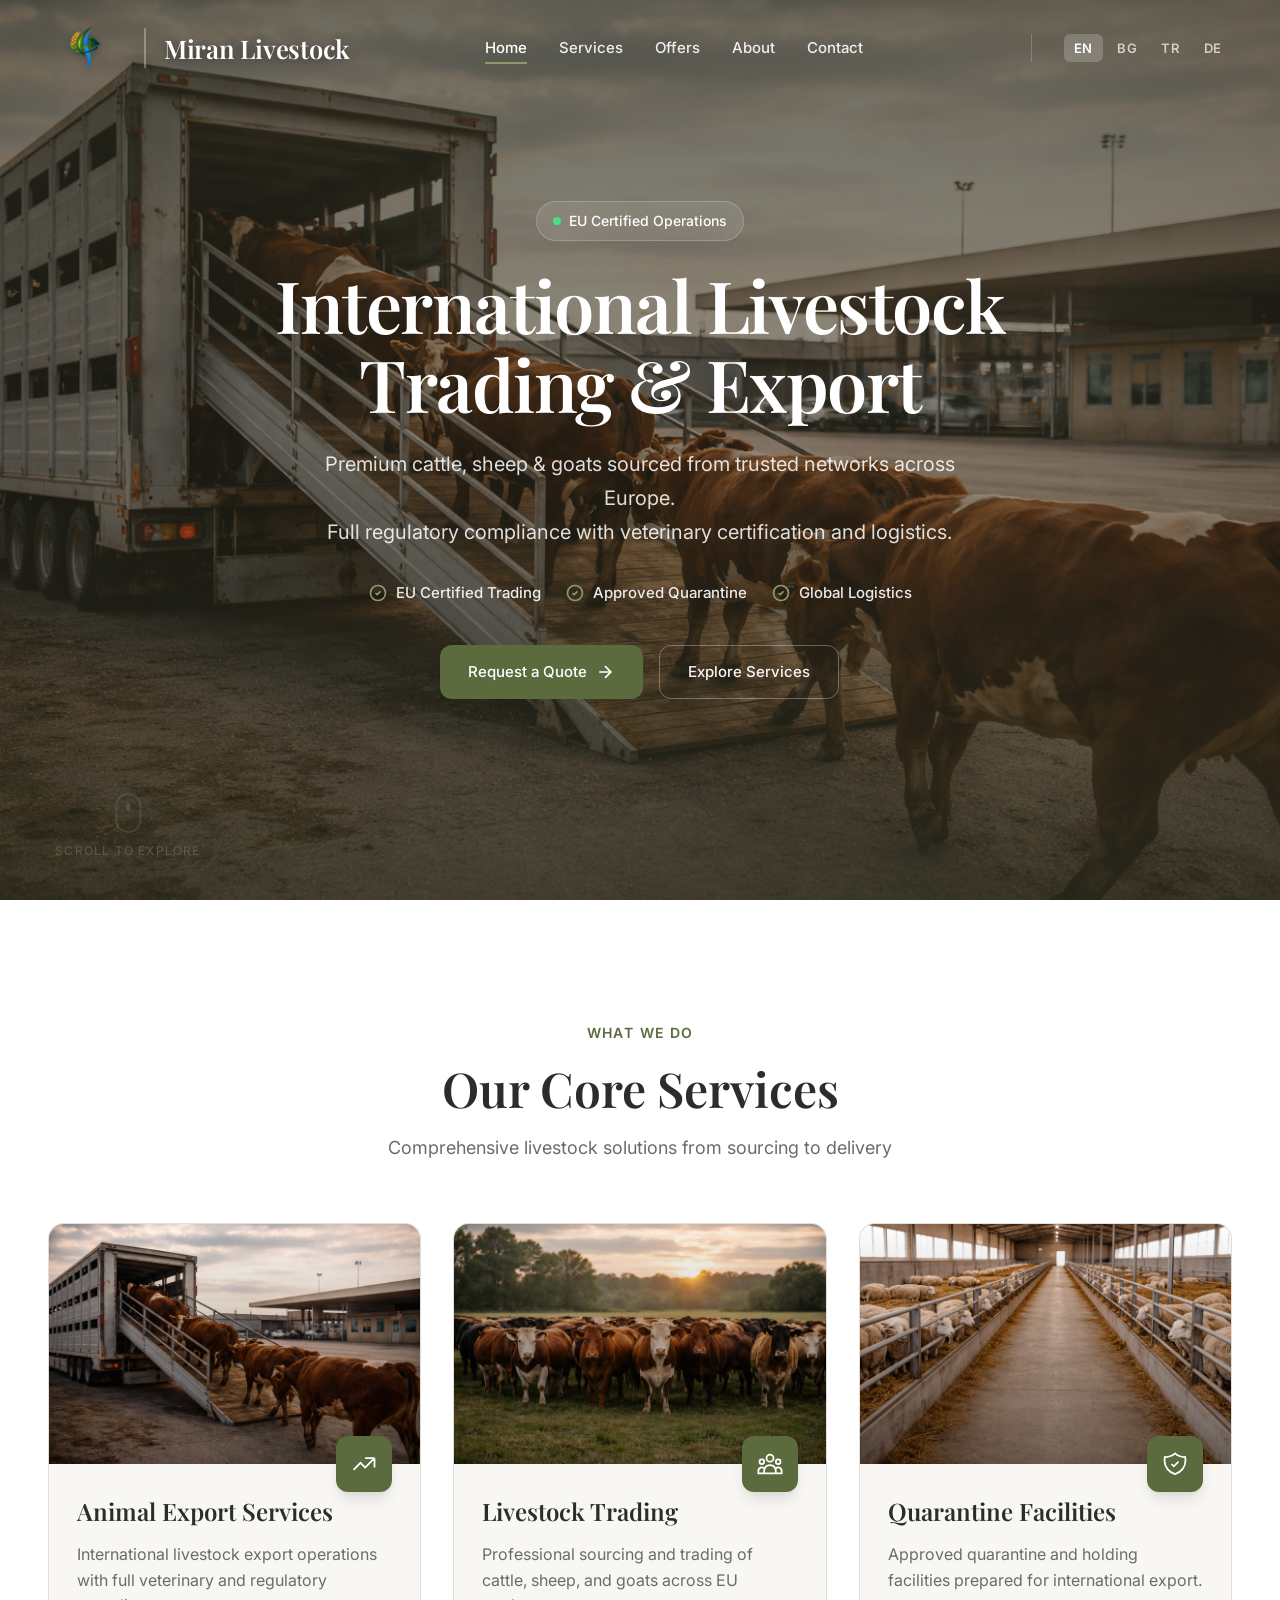
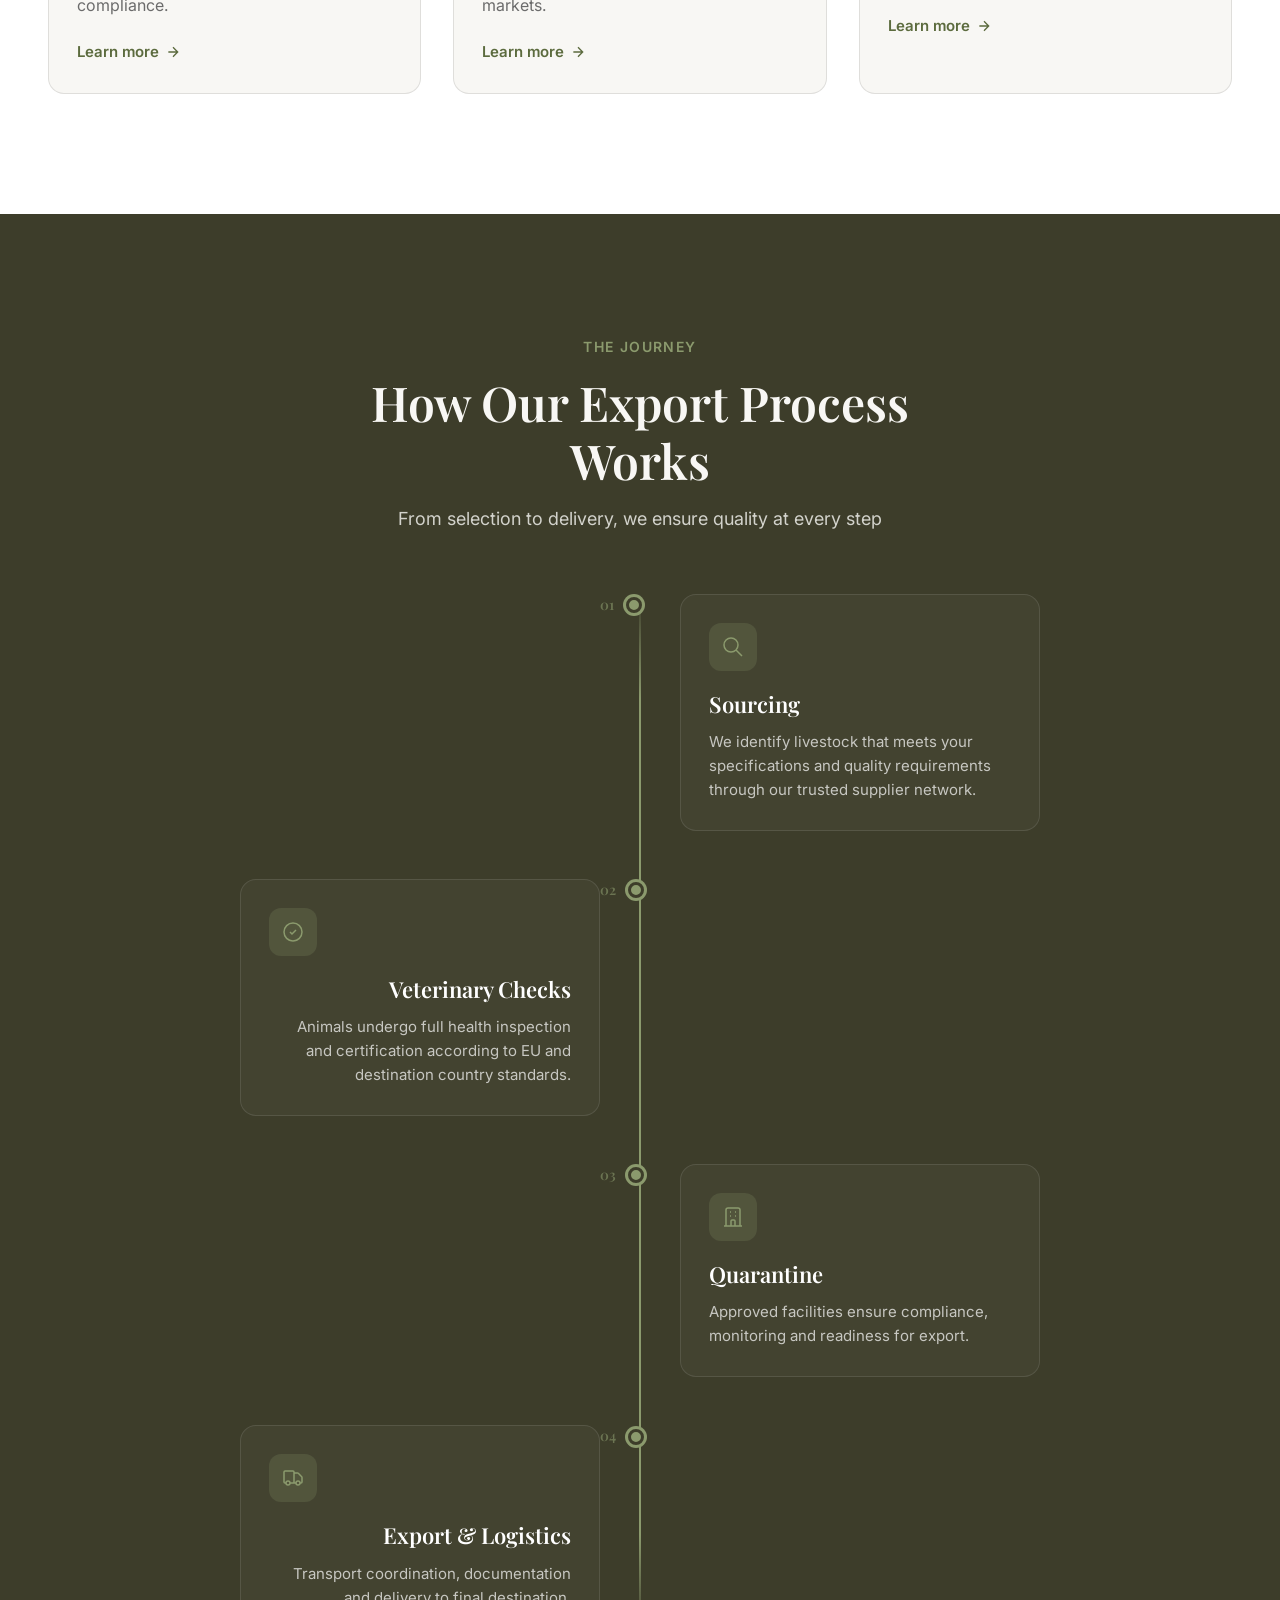
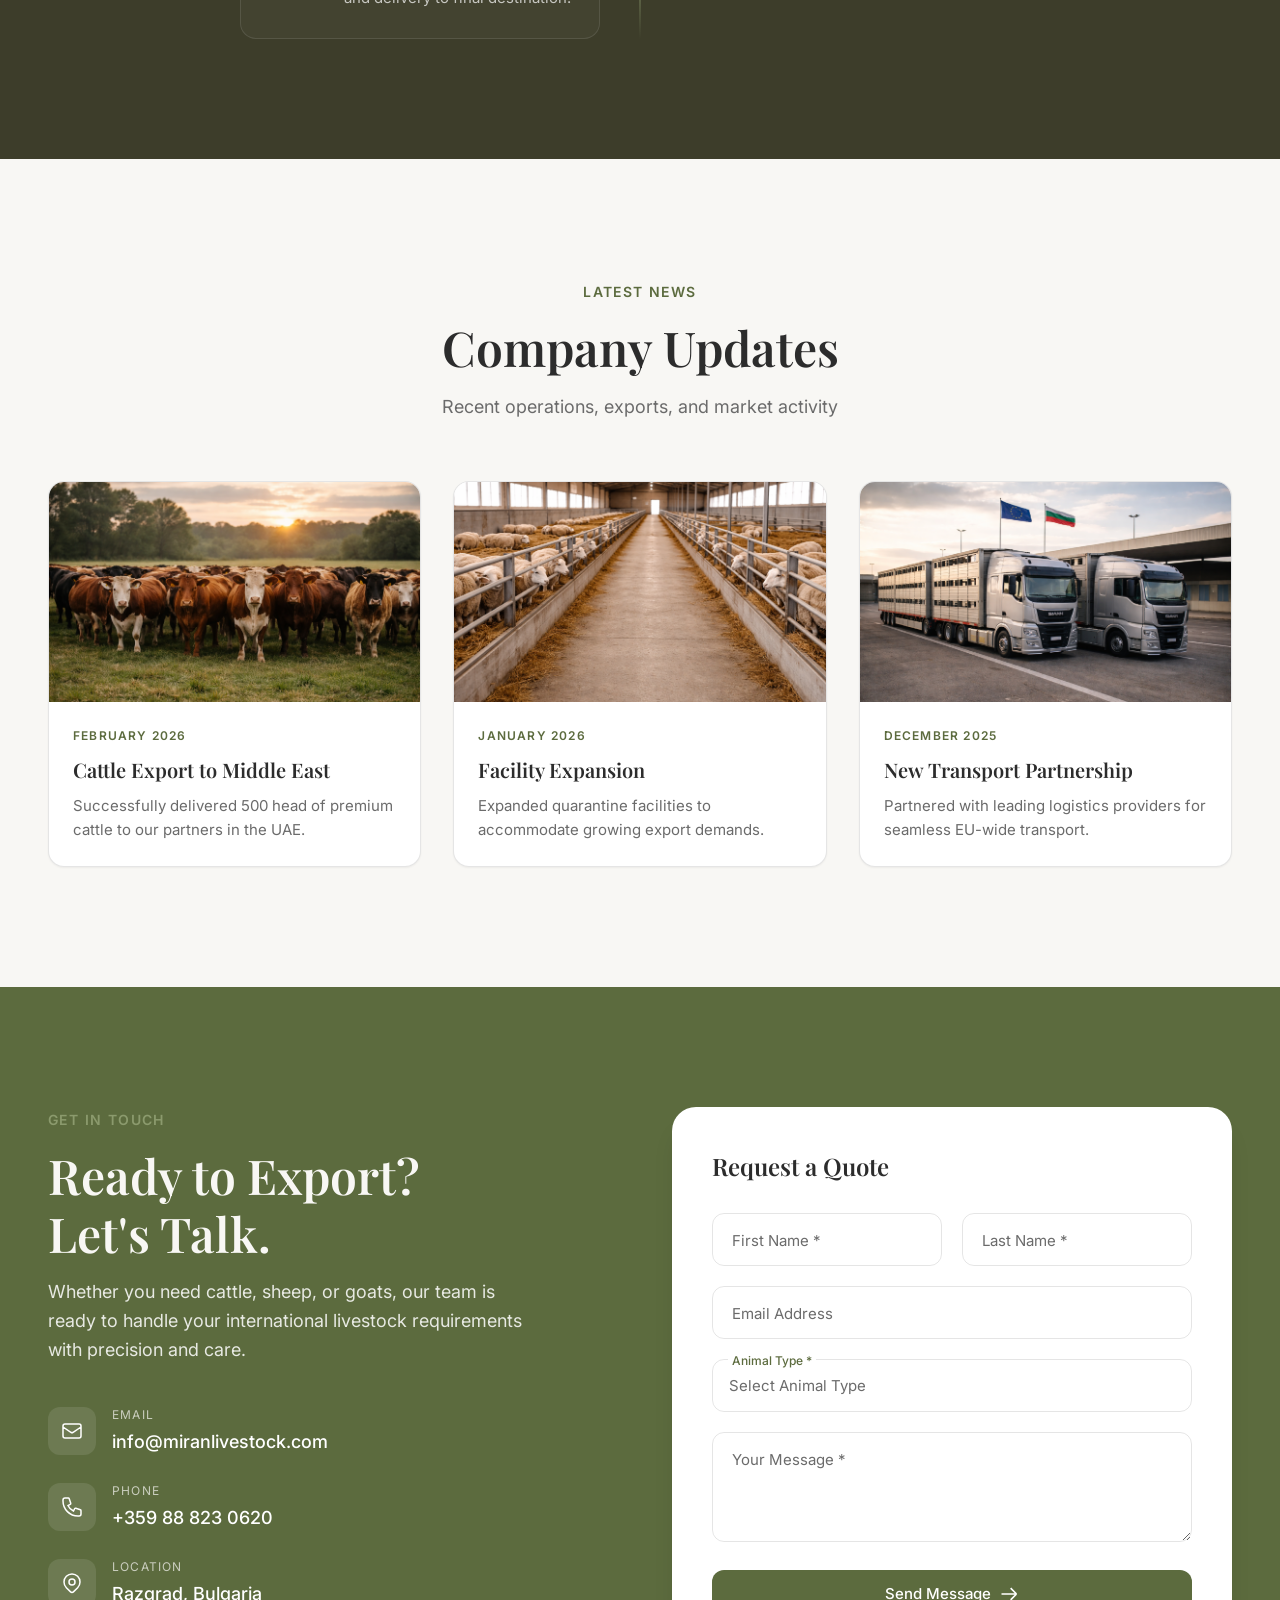
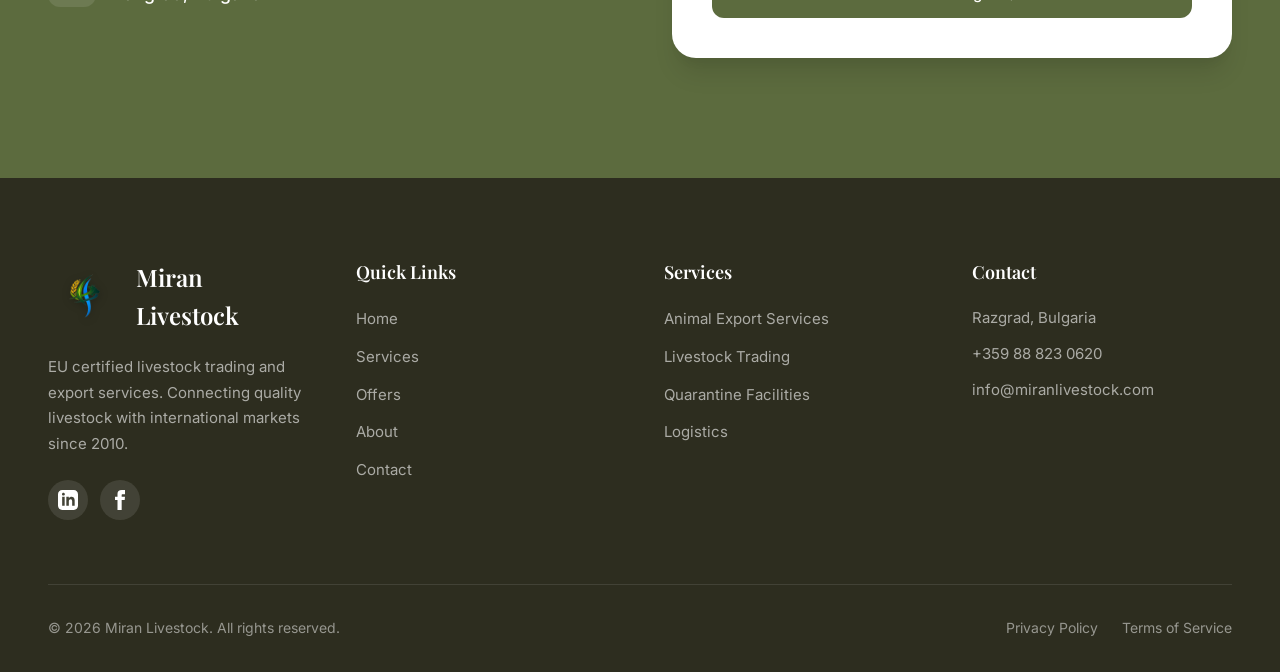
<file: index.html>
<!DOCTYPE html>
<html lang="en">
<head>
  <meta charset="UTF-8">
  <meta name="viewport" content="width=device-width, initial-scale=1.0">
  <title data-i18n="meta.title">Miran Livestock | International Livestock Trading & Export</title>
  <meta name="description" data-i18n="meta.description" content="EU certified livestock trading and export services.">
  <link rel="stylesheet" href="css/style.css">
  <link rel="preconnect" href="https://fonts.googleapis.com">
  <link rel="preconnect" href="https://fonts.gstatic.com" crossorigin>
  <link href="https://fonts.googleapis.com/css2?family=Inter:wght@300;400;500;600;700&family=Playfair+Display:wght@400;500;600;700&display=swap" rel="stylesheet">
</head>

<body>

<!-- ================= HEADER ================= -->
<header class="header" id="header">
  <div class="container header-inner">
   <a href="index.html" class="logo">
  <img src="img/Miran_Logo.png" alt="Miran Livestock" class="logo-img">
  <span class="logo-text">Miran Livestock</span>
</a>
    <nav class="desktop-nav">
      <a href="index.html" class="active" data-i18n="nav.home">Home</a>
      <a href="services.html" data-i18n="nav.services">Services</a>
      <a href="offers.html" data-i18n="nav.offers">Offers</a>
      <a href="about.html" data-i18n="nav.about">About</a>
      <a href="contact.html" data-i18n="nav.contact">Contact</a>
    </nav>
    
    <!-- Language Switcher -->
    <div class="language-switcher">
      <button class="lang-btn active" data-lang="en">EN</button>
      <button class="lang-btn" data-lang="bg">BG</button>
      <button class="lang-btn" data-lang="tr">TR</button>
      <button class="lang-btn" data-lang="de">DE</button>
    </div>
    
    <button class="menu-btn" id="menuBtn" aria-label="Open menu">
      <span></span>
      <span></span>
      <span></span>
    </button>
  </div>
</header>

<!-- ================= MOBILE MENU ================= -->
<nav class="side-menu" id="sideMenu">
  <button class="close-btn" id="closeBtn" aria-label="Close menu">×</button>
  <div class="menu-links">
    <a href="index.html" class="active" data-i18n="nav.home">Home</a>
    <a href="services.html" data-i18n="nav.services">Services</a>
    <a href="offers.html" data-i18n="nav.offers">Offers</a>
    <a href="about.html" data-i18n="nav.about">About</a>
    <a href="#contact" data-i18n="nav.contact">Contact</a>
  </div>
  
  <div class="mobile-lang-switcher">
    <span data-i18n="nav.language">Language:</span>
    <div class="mobile-lang-buttons">
      <button class="lang-btn active" data-lang="en">English</button>
      <button class="lang-btn" data-lang="bg">Български</button>
      <button class="lang-btn" data-lang="tr">Türkçe</button>
      <button class="lang-btn" data-lang="de">Deutsch</button>
    </div>
  </div>
  
  <div class="menu-footer">
    <p>info@miranlivestock.com</p>
    <p>+359 88 823 0620</p>
  </div>
</nav>
<div class="menu-overlay" id="menuOverlay"></div>

<!-- ================= HERO ================= -->
<section id="hero" class="hero">
  <div class="hero-bg">
    <img src="img/Cattle_loading.png" alt="Livestock export operations" loading="eager">
  </div>
  <div class="hero-overlay"></div>
  
  <div class="hero-content">
    <div class="hero-badge reveal">
      <span class="badge-dot"></span>
      <span data-i18n="hero.badge">EU Certified Operations</span>
    </div>
    <h1 class="reveal" data-i18n="hero.title">International Livestock<br>Trading & Export</h1>
    <p class="hero-subtitle reveal" data-i18n="hero.subtitle">
      Premium cattle, sheep & goats sourced from trusted networks across Europe.<br>
      Full regulatory compliance with veterinary certification and logistics.
    </p>
    
    <div class="hero-credibility reveal">
      <div class="cred-item">
        <svg viewBox="0 0 24 24" fill="none" stroke="currentColor" stroke-width="2">
          <path d="M9 12l2 2 4-4m6 2a9 9 0 11-18 0 9 9 0 0118 0z"/>
        </svg>
        <span data-i18n="hero.cred1">EU Certified Trading</span>
      </div>
      <div class="cred-item">
        <svg viewBox="0 0 24 24" fill="none" stroke="currentColor" stroke-width="2">
          <path d="M9 12l2 2 4-4m6 2a9 9 0 11-18 0 9 9 0 0118 0z"/>
        </svg>
        <span data-i18n="hero.cred2">Approved Quarantine</span>
      </div>
      <div class="cred-item">
        <svg viewBox="0 0 24 24" fill="none" stroke="currentColor" stroke-width="2">
          <path d="M9 12l2 2 4-4m6 2a9 9 0 11-18 0 9 9 0 0118 0z"/>
        </svg>
        <span data-i18n="hero.cred3">Global Logistics</span>
      </div>
    </div>

    <div class="hero-actions reveal">
      <a href="#contact" class="btn btn-primary">
        <span data-i18n="hero.cta1">Request a Quote</span>
        <svg width="20" height="20" viewBox="0 0 24 24" fill="none" stroke="currentColor" stroke-width="2">
          <path d="M5 12h14M12 5l7 7-7 7"/>
        </svg>
      </a>
      <a href="services.html" class="btn btn-outline" data-i18n="hero.cta2">Explore Services</a>
    </div>
  </div>

  <div class="scroll-indicator">
    <div class="mouse">
      <div class="wheel"></div>
    </div>
    <span data-i18n="hero.scroll">Scroll to explore</span>
  </div>
</section>

<!-- ================= SERVICES PREVIEW ================= -->
<section id="services" class="services section-padding">
  <div class="container">
    <div class="section-header reveal">
      <span class="section-label" data-i18n="services.label">What We Do</span>
      <h2 class="section-title" data-i18n="services.title">Our Core Services</h2>
      <p class="section-desc" data-i18n="services.desc">Comprehensive livestock solutions from sourcing to delivery</p>
    </div>

    <div class="service-grid">
      <article class="service-card reveal">
        <div class="service-image">
          <img src="img/Cattle_loading.png" alt="Animal Export Services" loading="lazy">
          <div class="service-overlay"></div>
        </div>
        <div class="service-content">
          <div class="service-icon">
            <svg viewBox="0 0 24 24" fill="none" stroke="currentColor" stroke-width="1.5">
              <path d="M13 7h8m0 0v8m0-8l-8 8-4-4-6 6"/>
            </svg>
          </div>
          <h3 data-i18n="services.export.title">Animal Export Services</h3>
          <p data-i18n="services.export.desc">International livestock export operations with full veterinary and regulatory compliance.</p>
          <a href="services.html" class="service-link">
            <span data-i18n="services.link">Learn more</span>
            <svg width="16" height="16" viewBox="0 0 24 24" fill="none" stroke="currentColor" stroke-width="2">
              <path d="M5 12h14M12 5l7 7-7 7"/>
            </svg>
          </a>
        </div>
      </article>

      <article class="service-card reveal">
        <div class="service-image">
          <img src="img/Cattle_Herd.png" alt="Livestock Trading" loading="lazy">
          <div class="service-overlay"></div>
        </div>
        <div class="service-content">
          <div class="service-icon">
            <svg viewBox="0 0 24 24" fill="none" stroke="currentColor" stroke-width="1.5">
              <path d="M17 20h5v-2a3 3 0 00-5.356-1.857M17 20H7m10 0v-2c0-.656-.126-1.283-.356-1.857M7 20H2v-2a3 3 0 015.356-1.857M7 20v-2c0-.656.126-1.283.356-1.857m0 0a5.002 5.002 0 019.288 0M15 7a3 3 0 11-6 0 3 3 0 016 0zm6 3a2 2 0 11-4 0 2 2 0 014 0zM7 10a2 2 0 11-4 0 2 2 0 014 0z"/>
            </svg>
          </div>
          <h3 data-i18n="services.trading.title">Livestock Trading</h3>
          <p data-i18n="services.trading.desc">Professional sourcing and trading of cattle, sheep, and goats across EU markets.</p>
          <a href="services.html" class="service-link">
            <span data-i18n="services.link">Learn more</span>
            <svg width="16" height="16" viewBox="0 0 24 24" fill="none" stroke="currentColor" stroke-width="2">
              <path d="M5 12h14M12 5l7 7-7 7"/>
            </svg>
          </a>
        </div>
      </article>

      <article class="service-card reveal">
        <div class="service-image">
          <img src="img/Sheep_pen.png" alt="Quarantine Facilities" loading="lazy">
          <div class="service-overlay"></div>
        </div>
        <div class="service-content">
          <div class="service-icon">
            <svg viewBox="0 0 24 24" fill="none" stroke="currentColor" stroke-width="1.5">
              <path d="M9 12l2 2 4-4m5.618-4.016A11.955 11.955 0 0112 2.944a11.955 11.955 0 01-8.618 3.04A12.02 12.02 0 003 9c0 5.591 3.824 10.29 9 11.622 5.176-1.332 9-6.03 9-11.622 0-1.042-.133-2.052-.382-3.016z"/>
            </svg>
          </div>
          <h3 data-i18n="services.quarantine.title">Quarantine Facilities</h3>
          <p data-i18n="services.quarantine.desc">Approved quarantine and holding facilities prepared for international export.</p>
          <a href="services.html" class="service-link">
            <span data-i18n="services.link">Learn more</span>
            <svg width="16" height="16" viewBox="0 0 24 24" fill="none" stroke="currentColor" stroke-width="2">
              <path d="M5 12h14M12 5l7 7-7 7"/>
            </svg>
          </a>
        </div>
      </article>
    </div>
  </div>
</section>

<!-- ================= PROCESS SECTION ================= -->
<section id="process" class="process-section section-padding bg-dark">
  <div class="container">
    <div class="section-header reveal">
      <span class="section-label" data-i18n="process.label">The Journey</span>
      <h2 class="section-title light" data-i18n="process.title">How Our Export Process Works</h2>
      <p class="section-desc light" data-i18n="process.desc">From selection to delivery, we ensure quality at every step</p>
    </div>

    <div class="timeline">
      <div class="timeline-line"></div>
      
      <div class="timeline-item reveal">
        <div class="timeline-marker">
          <span class="timeline-number">01</span>
          <div class="timeline-dot"></div>
        </div>
        <div class="timeline-content">
          <div class="timeline-icon">
            <svg viewBox="0 0 24 24" fill="none" stroke="currentColor" stroke-width="1.5">
              <path d="M21 21l-6-6m2-5a7 7 0 11-14 0 7 7 0 0114 0z"/>
            </svg>
          </div>
          <h3 data-i18n="process.step1.title">Sourcing</h3>
          <p data-i18n="process.step1.desc">We identify livestock that meets your specifications and quality requirements through our trusted supplier network.</p>
        </div>
      </div>

      <div class="timeline-item reveal">
        <div class="timeline-marker">
          <span class="timeline-number">02</span>
          <div class="timeline-dot"></div>
        </div>
        <div class="timeline-content">
          <div class="timeline-icon">
            <svg viewBox="0 0 24 24" fill="none" stroke="currentColor" stroke-width="1.5">
              <path d="M9 12l2 2 4-4m6 2a9 9 0 11-18 0 9 9 0 0118 0z"/>
            </svg>
          </div>
          <h3 data-i18n="process.step2.title">Veterinary Checks</h3>
          <p data-i18n="process.step2.desc">Animals undergo full health inspection and certification according to EU and destination country standards.</p>
        </div>
      </div>

      <div class="timeline-item reveal">
        <div class="timeline-marker">
          <span class="timeline-number">03</span>
          <div class="timeline-dot"></div>
        </div>
        <div class="timeline-content">
          <div class="timeline-icon">
            <svg viewBox="0 0 24 24" fill="none" stroke="currentColor" stroke-width="1.5">
              <path d="M19 21V5a2 2 0 00-2-2H7a2 2 0 00-2 2v16m14 0h2m-2 0h-5m-9 0H3m2 0h5M9 7h1m-1 4h1m4-4h1m-1 4h1m-5 10v-5a1 1 0 011-1h2a1 1 0 011 1v5m-4 0h4"/>
            </svg>
          </div>
          <h3 data-i18n="process.step3.title">Quarantine</h3>
          <p data-i18n="process.step3.desc">Approved facilities ensure compliance, monitoring and readiness for export.</p>
        </div>
      </div>

      <div class="timeline-item reveal">
        <div class="timeline-marker">
          <span class="timeline-number">04</span>
          <div class="timeline-dot"></div>
        </div>
        <div class="timeline-content">
          <div class="timeline-icon">
            <svg viewBox="0 0 24 24" fill="none" stroke="currentColor" stroke-width="1.5">
              <path d="M13 16V6a1 1 0 00-1-1H4a1 1 0 00-1 1v10a1 1 0 001 1h1m8-1a1 1 0 01-1 1H9m4-1V8a1 1 0 011-1h2.586a1 1 0 01.707.293l3.414 3.414a1 1 0 01.293.707V16a1 1 0 01-1 1h-1m-6-1a1 1 0 001 1h1M5 17a2 2 0 104 0m-4 0a2 2 0 114 0m6 0a2 2 0 104 0m-4 0a2 2 0 114 0"/>
            </svg>
          </div>
          <h3 data-i18n="process.step4.title">Export & Logistics</h3>
          <p data-i18n="process.step4.desc">Transport coordination, documentation and delivery to final destination.</p>
        </div>
      </div>
    </div>
  </div>
</section>

<!-- ================= UPDATES PREVIEW ================= -->
<section id="updates" class="updates section-padding">
  <div class="container">
    <div class="section-header reveal">
      <span class="section-label" data-i18n="updates.label">Latest News</span>
      <h2 class="section-title" data-i18n="updates.title">Company Updates</h2>
      <p class="section-desc" data-i18n="updates.desc">Recent operations, exports, and market activity</p>
    </div>

    <div class="updates-grid">
      <div class="update-card reveal">
        <div class="update-image">
          <img src="img/Cattle_Herd.png" alt="Cattle operations" loading="lazy">
        </div>
        <div class="update-content">
          <span class="update-date" data-i18n="updates.item1.date">February 2026</span>
          <h3 data-i18n="updates.item1.title">Cattle Export to Middle East</h3>
          <p data-i18n="updates.item1.desc">Successfully delivered 500 head of premium cattle to our partners in the UAE.</p>
        </div>
      </div>

      <div class="update-card reveal">
        <div class="update-image">
          <img src="img/Sheep_pen.png" alt="Sheep operations" loading="lazy">
        </div>
        <div class="update-content">
          <span class="update-date" data-i18n="updates.item2.date">January 2026</span>
          <h3 data-i18n="updates.item2.title">Facility Expansion</h3>
          <p data-i18n="updates.item2.desc">Expanded quarantine facilities to accommodate growing export demands.</p>
        </div>
      </div>

      <div class="update-card reveal">
        <div class="update-image">
          <img src="img/Trucks.png" alt="Logistics operations" loading="lazy">
        </div>
        <div class="update-content">
          <span class="update-date" data-i18n="updates.item3.date">December 2025</span>
          <h3 data-i18n="updates.item3.title">New Transport Partnership</h3>
          <p data-i18n="updates.item3.desc">Partnered with leading logistics providers for seamless EU-wide transport.</p>
        </div>
      </div>
    </div>
  </div>
</section>

<!-- ================= CONTACT CTA ================= -->
<section id="contact" class="contact section-padding bg-accent">
  <div class="container">
    <div class="contact-wrapper">
      <div class="contact-info reveal">
        <span class="section-label" data-i18n="contact.label">Get in Touch</span>
        <h2 data-i18n="contact.title">Ready to Export?<br>Let's Talk.</h2>
        <p class="contact-desc" data-i18n="contact.desc">Whether you need cattle, sheep, or goats, our team is ready to handle your international livestock requirements with precision and care.</p>
        
        <div class="contact-details">
          <div class="contact-item">
            <div class="contact-icon">
              <svg viewBox="0 0 24 24" fill="none" stroke="currentColor" stroke-width="1.5">
                <path d="M3 8l7.89 5.26a2 2 0 002.22 0L21 8M5 19h14a2 2 0 002-2V7a2 2 0 00-2-2H5a2 2 0 00-2 2v10a2 2 0 002 2z"/>
              </svg>
            </div>
            <div>
              <span class="contact-label" data-i18n="contact.email">Email</span>
              <a href="mailto:info@miranlivestock.com">info@miranlivestock.com</a>
            </div>
          </div>

          <div class="contact-item">
            <div class="contact-icon">
              <svg viewBox="0 0 24 24" fill="none" stroke="currentColor" stroke-width="1.5">
                <path d="M3 5a2 2 0 012-2h3.28a1 1 0 01.948.684l1.498 4.493a1 1 0 01-.502 1.21l-2.257 1.13a11.042 11.042 0 005.516 5.516l1.13-2.257a1 1 0 011.21-.502l4.493 1.498a1 1 0 01.684.949V19a2 2 0 01-2 2h-1C9.716 21 3 14.284 3 6V5z"/>
              </svg>
            </div>
            <div>
              <span class="contact-label" data-i18n="contact.phone">Phone</span>
              <a href="tel:+359888230620">+359 88 823 0620</a>
            </div>
          </div>

          <div class="contact-item">
            <div class="contact-icon">
              <svg viewBox="0 0 24 24" fill="none" stroke="currentColor" stroke-width="1.5">
                <path d="M17.657 16.657L13.414 20.9a1.998 1.998 0 01-2.827 0l-4.244-4.243a8 8 0 1111.314 0z"/>
                <path d="M15 11a3 3 0 11-6 0 3 3 0 016 0z"/>
              </svg>
            </div>
            <div>
              <span class="contact-label" data-i18n="contact.location">Location</span>
              <p>Razgrad, Bulgaria</p>
            </div>
          </div>
        </div>
      </div>

      <form class="contact-form reveal" id="contactForm" action="https://formspree.io/f/xojnloop" method="POST">
  <input type="hidden" name="_subject" value="New quote request from Miran Livestock website">
  <h3 data-i18n="contact.form.title">Request a Quote</h3>
  <div class="form-row">
    <div class="form-group">
      <input type="text" id="firstName" name="firstName" placeholder=" " required>
      <label for="firstName" data-i18n="contact.form.firstName">First Name</label>
    </div>
    <div class="form-group">
      <input type="text" id="lastName" name="lastName" placeholder=" " required>
      <label for="lastName" data-i18n="contact.form.lastName">Last Name</label>
    </div>
  </div>
  <div class="form-group">
    <input type="email" id="email" name="email" placeholder=" " required>
    <label for="email" data-i18n="contact.form.emailLabel">Email Address</label>
  </div>
  <div class="form-group">
    <select id="animalType" name="animalType" required>
      <option value="" disabled selected data-i18n="contact.form.animal.placeholder">Select Animal Type</option>
      <option value="cattle" data-i18n="contact.form.animal.cattle">Cattle</option>
      <option value="sheep" data-i18n="contact.form.animal.sheep">Sheep</option>
      <option value="goats" data-i18n="contact.form.animal.goats">Goats</option>
      <option value="mixed" data-i18n="contact.form.animal.mixed">Mixed</option>
    </select>
    <label for="animalType" class="select-label" data-i18n="contact.form.animal.label">Animal Type</label>
  </div>
  <div class="form-group">
    <textarea id="message" name="message" rows="4" placeholder=" " required></textarea>
    <label for="message" data-i18n="contact.form.message">Your Requirements</label>
  </div>
  <button type="submit" class="btn btn-primary btn-full">
    <span data-i18n="contact.form.submit">Send Request</span>
    <svg width="20" height="20" viewBox="0 0 24 24" fill="none" stroke="currentColor" stroke-width="2">
      <path d="M14 5l7 7m0 0l-7 7m7-7H3"/>
    </svg>
  </button>
</form>
    </div>
  </div>
</section>

<!-- ================= FOOTER ================= -->
<footer class="footer">
  <div class="container">
    <div class="footer-grid">
      <div class="footer-brand">
        <a href="index.html" class="footer-logo">
          <img src="img/Miran_Logo.png" alt="Miran Livestock" class="logo-img">
          <span>Miran Livestock</span>
        </a>
        <p data-i18n="footer.desc">EU certified livestock trading and export services. Connecting quality livestock with international markets since 2010.</p>
        <div class="footer-social">
          <a href="#" aria-label="LinkedIn">
            <svg viewBox="0 0 24 24" fill="currentColor"><path d="M19 0h-14c-2.761 0-5 2.239-5 5v14c0 2.761 2.239 5 5 5h14c2.762 0 5-2.239 5-5v-14c0-2.761-2.238-5-5-5zm-11 19h-3v-11h3v11zm-1.5-12.268c-.966 0-1.75-.79-1.75-1.764s.784-1.764 1.75-1.764 1.75.79 1.75 1.764-.783 1.764-1.75 1.764zm13.5 12.268h-3v-5.604c0-3.368-4-3.113-4 0v5.604h-3v-11h3v1.765c1.396-2.586 7-2.777 7 2.476v6.759z"/></svg>
          </a>
          <a href="#" aria-label="Facebook">
            <svg viewBox="0 0 24 24" fill="currentColor"><path d="M9 8h-3v4h3v12h5v-12h3.642l.358-4h-4v-1.667c0-.955.192-1.333 1.115-1.333h2.885v-5h-3.808c-3.596 0-5.192 1.583-5.192 4.615v3.385z"/></svg>
          </a>
        </div>
      </div>
      
      <div class="footer-links">
        <h4 data-i18n="footer.links">Quick Links</h4>
        <ul>
          <li><a href="index.html" data-i18n="nav.home">Home</a></li>
          <li><a href="services.html" data-i18n="nav.services">Services</a></li>
          <li><a href="offers.html" data-i18n="nav.offers">Offers</a></li>
          <li><a href="about.html" data-i18n="nav.about">About Us</a></li>
          <li><a href="index.html#contact" data-i18n="nav.contact">Contact</a></li>
        </ul>
      </div>

      <div class="footer-links">
        <h4 data-i18n="footer.services">Services</h4>
        <ul>
          <li><a href="services.html" data-i18n="services.export.title">Animal Export</a></li>
          <li><a href="services.html" data-i18n="services.trading.title">Livestock Trading</a></li>
          <li><a href="services.html" data-i18n="services.quarantine.title">Quarantine Facilities</a></li>
          <li><a href="services.html" data-i18n="footer.logistics">Logistics</a></li>
        </ul>
      </div>

      <div class="footer-contact">
        <h4 data-i18n="footer.contact">Contact</h4>
        <p>Razgrad, Bulgaria</p>
        <p>+359 88 823 0620</p>
        <p>info@miranlivestock.com</p>
      </div>
    </div>
    
    <div class="footer-bottom">
      <p>&copy; 2026 Miran Livestock. <span data-i18n="footer.rights">All rights reserved.</span></p>
      <div class="footer-legal">
        <a href="#" data-i18n="footer.privacy">Privacy Policy</a>
        <a href="#" data-i18n="footer.terms">Terms of Service</a>
      </div>
    </div>
  </div>
</footer>

<script src="js/lang.js"></script>
<script src="js/main.js"></script>
</body>
</html>
</file>
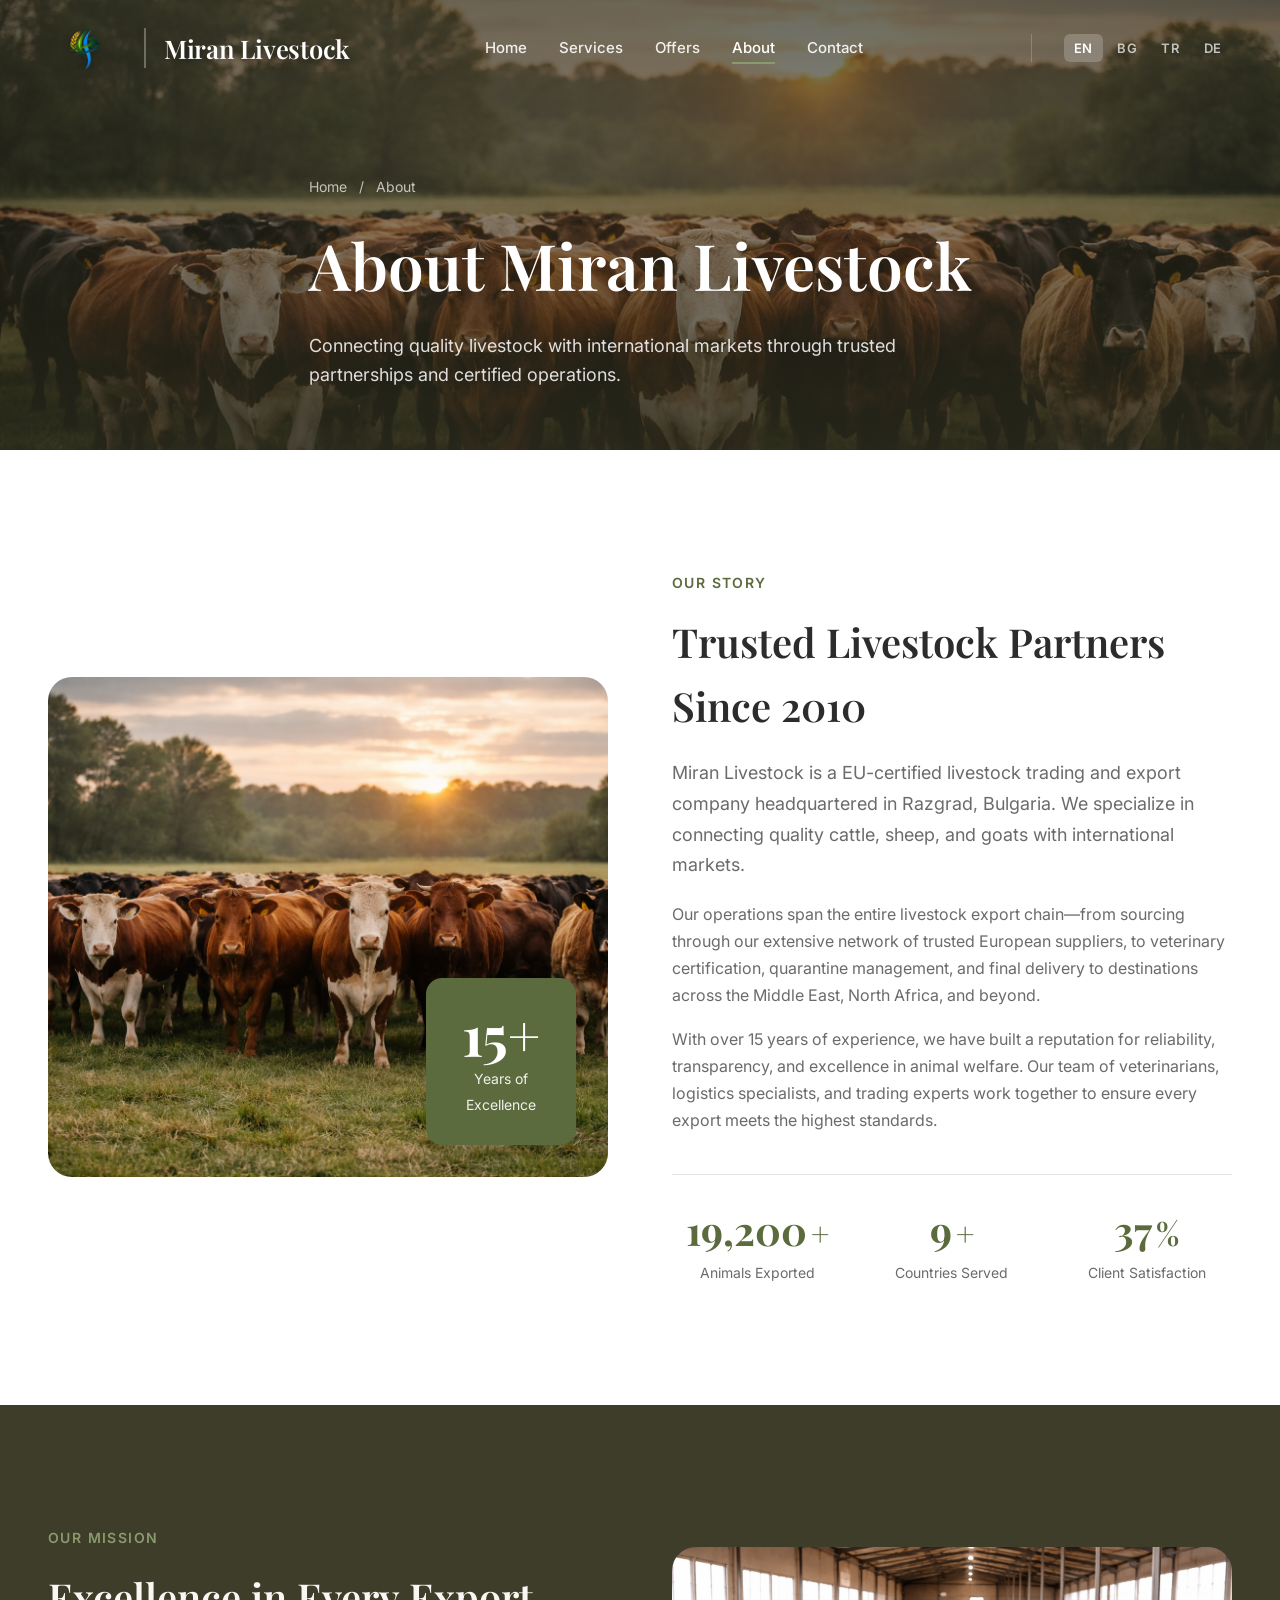
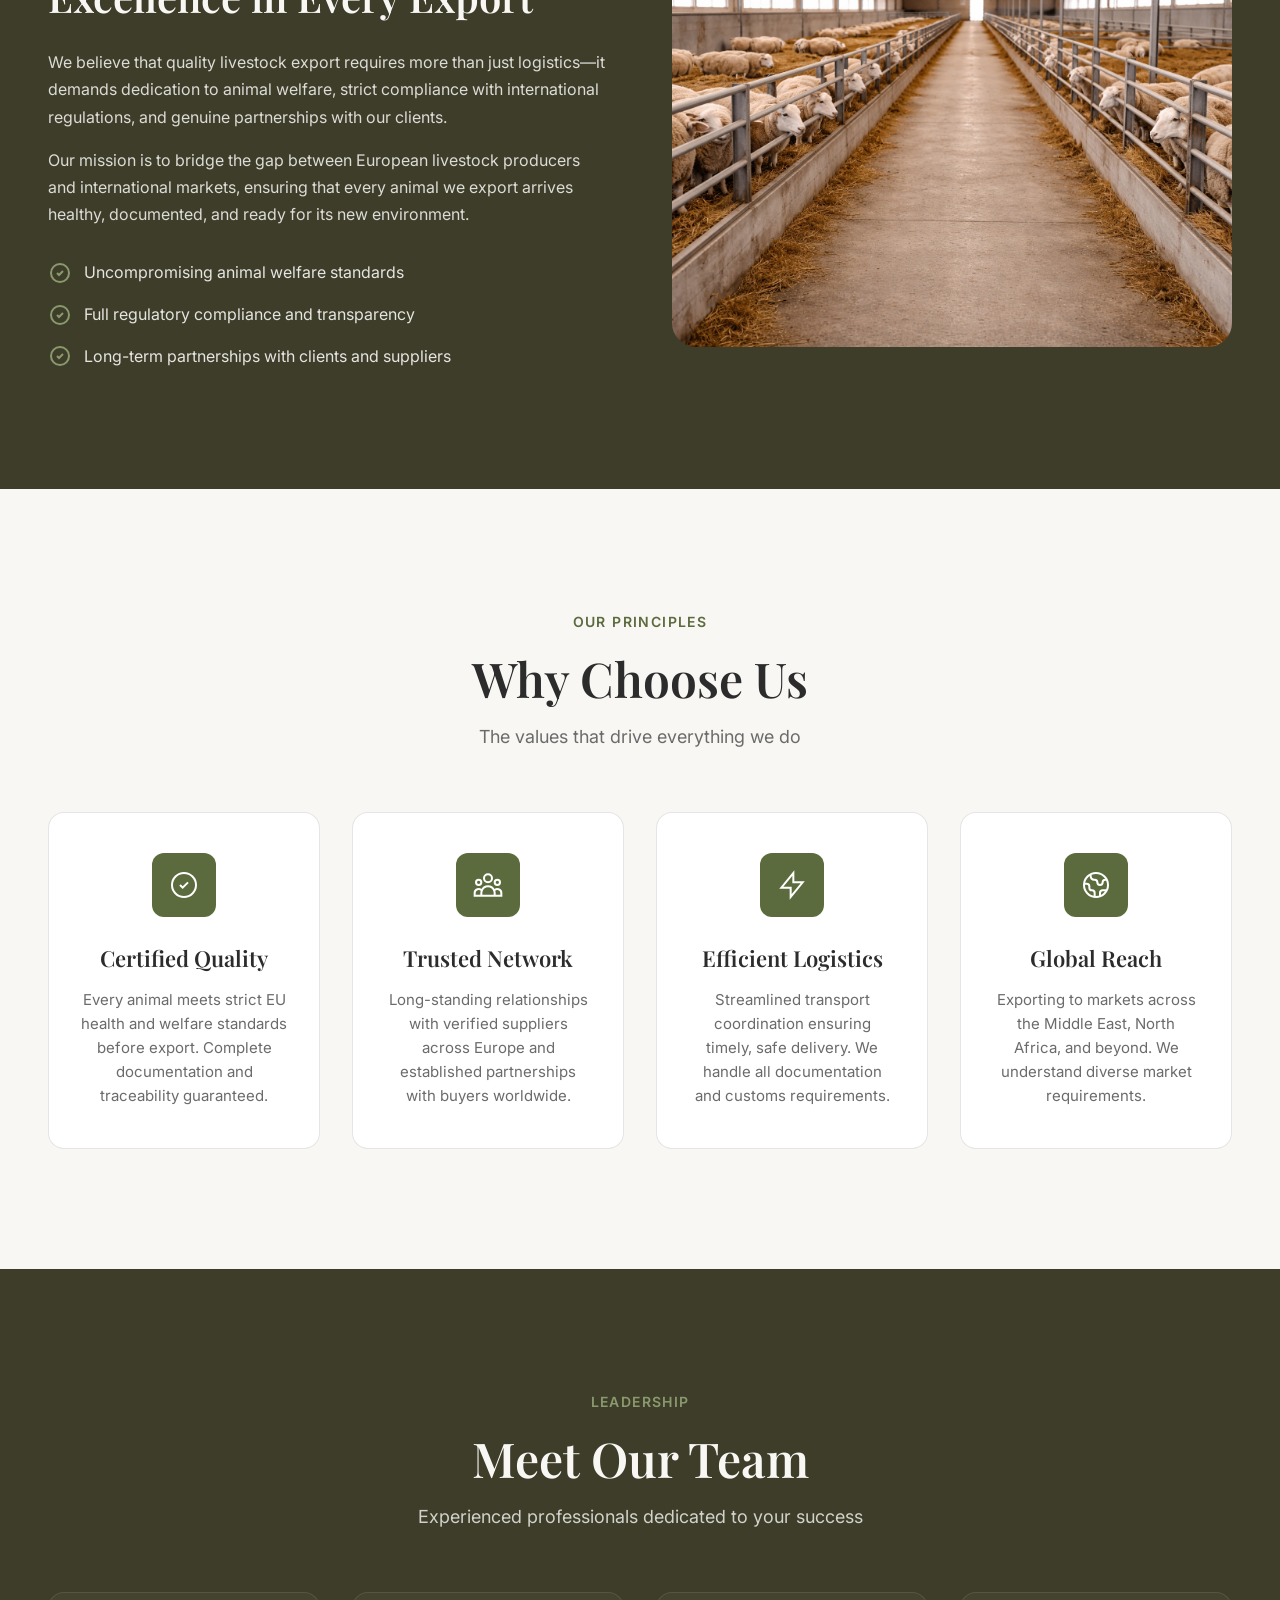
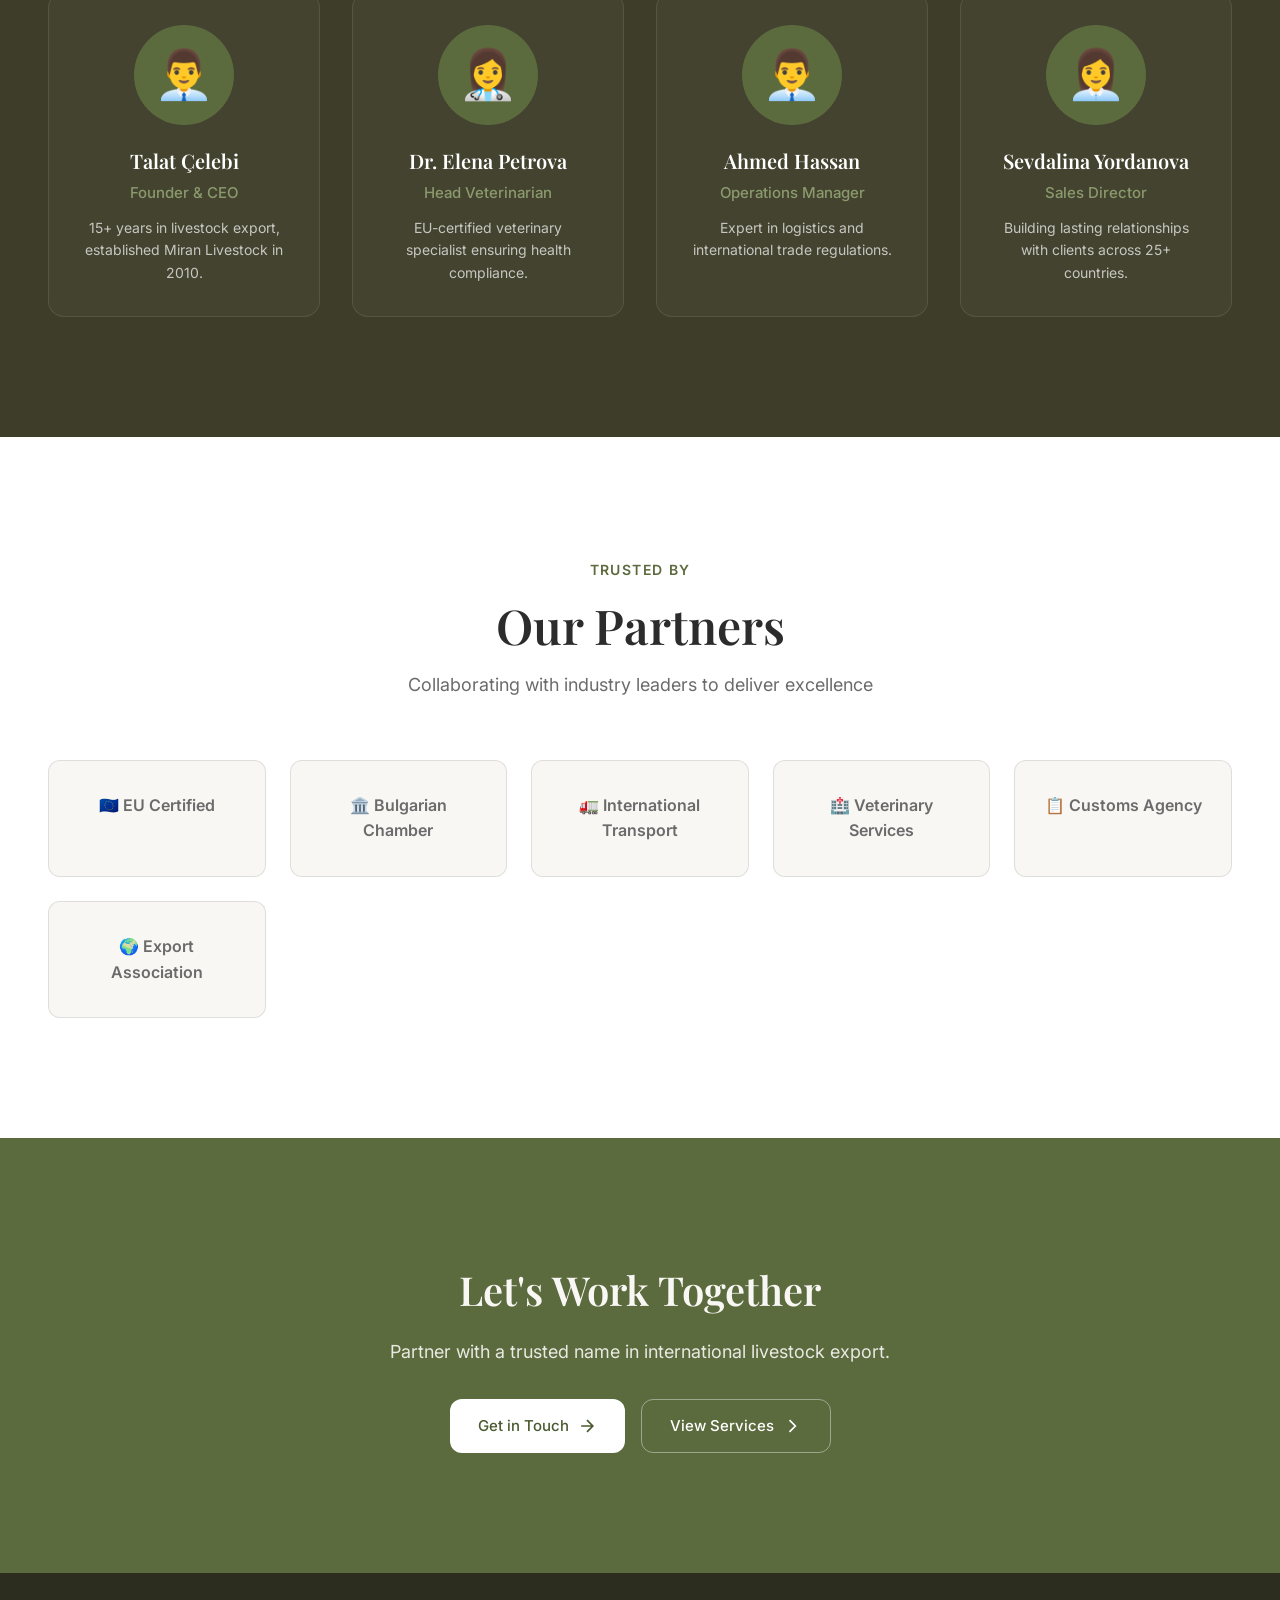
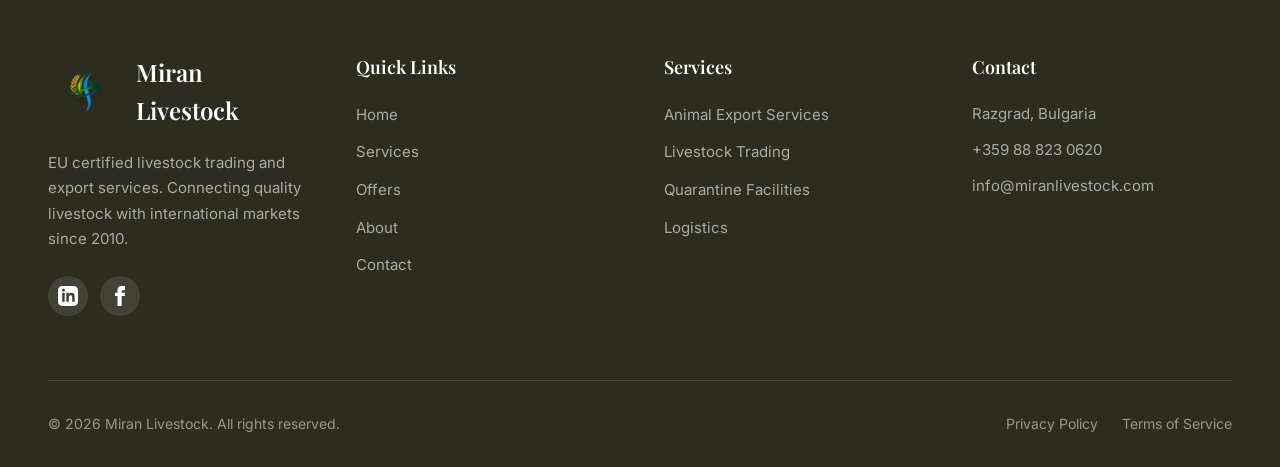
<file: about.html>
<!DOCTYPE html>
<html lang="en">
<head>
  <meta charset="UTF-8">
  <meta name="viewport" content="width=device-width, initial-scale=1.0">
  <title data-i18n="about.meta.title">About Us | Miran Livestock</title>
  <meta name="description" data-i18n="about.meta.description" content="Learn about Miran Livestock - EU certified livestock trading and export company based in Bulgaria.">
  <link rel="stylesheet" href="css/style.css">
  <link rel="preconnect" href="https://fonts.googleapis.com">
  <link rel="preconnect" href="https://fonts.gstatic.com" crossorigin>
  <link href="https://fonts.googleapis.com/css2?family=Inter:wght@300;400;500;600;700&family=Playfair+Display:wght@400;500;600;700&display=swap" rel="stylesheet">
</head>

<body>

<!-- ================= HEADER ================= -->
<header class="header" id="header">
  <div class="container header-inner">
    <a href="index.html" class="logo">
      <img src="img/Miran_Logo.png" alt="Miran Livestock" class="logo-img">
      <span class="logo-text">Miran Livestock</span>
    </a>
    <nav class="desktop-nav">
      <a href="index.html" data-i18n="nav.home">Home</a>
      <a href="services.html" data-i18n="nav.services">Services</a>
      <a href="offers.html" data-i18n="nav.offers">Offers</a>
      <a href="about.html" class="active" data-i18n="nav.about">About</a>
      <a href="contact.html" data-i18n="nav.contact">Contact</a>
    </nav>
    
    <!-- Language Switcher -->
    <div class="language-switcher">
      <button class="lang-btn active" data-lang="en">EN</button>
      <button class="lang-btn" data-lang="bg">BG</button>
      <button class="lang-btn" data-lang="tr">TR</button>
      <button class="lang-btn" data-lang="de">DE</button>
    </div>
    
    <button class="menu-btn" id="menuBtn" aria-label="Open menu">
      <span></span>
      <span></span>
      <span></span>
    </button>
  </div>
</header>

<!-- ================= MOBILE MENU ================= -->
<nav class="side-menu" id="sideMenu">
  <button class="close-btn" id="closeBtn" aria-label="Close menu">×</button>
  <div class="menu-links">
    <a href="index.html" data-i18n="nav.home">Home</a>
    <a href="services.html" data-i18n="nav.services">Services</a>
    <a href="offers.html" data-i18n="nav.offers">Offers</a>
    <a href="about.html" class="active" data-i18n="nav.about">About</a>
    <a href="index.html#contact" data-i18n="nav.contact">Contact</a>
  </div>
  
  <div class="mobile-lang-switcher">
    <span data-i18n="nav.language">Language:</span>
    <div class="mobile-lang-buttons">
      <button class="lang-btn active" data-lang="en">English</button>
      <button class="lang-btn" data-lang="bg">Български</button>
      <button class="lang-btn" data-lang="tr">Türkçe</button>
      <button class="lang-btn" data-lang="de">Deutsch</button>
    </div>
  </div>
  
  <div class="menu-footer">
    <p>info@miranlivestock.com</p>
    <p>+359 88 823 0620</p>
  </div>
</nav>
<div class="menu-overlay" id="menuOverlay"></div>

<!-- ================= PAGE HERO ================= -->
<section class="page-hero about-hero">
  <div class="page-hero-bg">
    <img src="img/Cattle_Herd.png" alt="About Miran Livestock" loading="eager">
  </div>
  <div class="hero-overlay"></div>
  
  <div class="container">
    <div class="page-hero-content reveal">
      <span class="breadcrumb">
        <a href="index.html" data-i18n="about.breadcrumb.home">Home</a>
        <span>/</span>
        <span data-i18n="nav.about">About</span>
      </span>
      <h1 data-i18n="about.hero.title">About Miran Livestock</h1>
      <p data-i18n="about.hero.subtitle">Connecting quality livestock with international markets through trusted partnerships and certified operations.</p>
    </div>
  </div>
</section>

<!-- ================= STORY SECTION ================= -->
<section class="story-section section-padding">
  <div class="container">
    <div class="story-grid">
      <div class="story-image reveal">
        <img src="img/Cattle_Herd.png" alt="Miran Livestock Operations" loading="lazy">
        <div class="experience-badge">
          <span class="exp-number">15+</span>
          <span class="exp-text" data-i18n="about.story.badge">Years of<br>Excellence</span>
        </div>
      </div>
      
      <div class="story-content reveal">
        <span class="section-label" data-i18n="about.story.label">Our Story</span>
        <h2 data-i18n="about.story.title">Trusted Livestock Partners Since 2010</h2>
        <p class="lead" data-i18n="about.story.lead">Miran Livestock is a EU-certified livestock trading and export company headquartered in Razgrad, Bulgaria. We specialize in connecting quality cattle, sheep, and goats with international markets.</p>
        
        <p data-i18n="about.story.p1">Our operations span the entire livestock export chain—from sourcing through our extensive network of trusted European suppliers, to veterinary certification, quarantine management, and final delivery to destinations across the Middle East, North Africa, and beyond.</p>
        
        <p data-i18n="about.story.p2">With over 15 years of experience, we have built a reputation for reliability, transparency, and excellence in animal welfare. Our team of veterinarians, logistics specialists, and trading experts work together to ensure every export meets the highest standards.</p>
        
        <div class="story-stats">
          <div class="stat">
            <span class="stat-number" data-count="50000">0</span>
            <span class="stat-suffix">+</span>
            <span class="stat-label" data-i18n="about.stats.animals">Animals Exported</span>
          </div>
          <div class="stat">
            <span class="stat-number" data-count="25">0</span>
            <span class="stat-suffix">+</span>
            <span class="stat-label" data-i18n="about.stats.countries">Countries Served</span>
          </div>
          <div class="stat">
            <span class="stat-number" data-count="98">0</span>
            <span class="stat-suffix">%</span>
            <span class="stat-label" data-i18n="about.stats.satisfaction">Client Satisfaction</span>
          </div>
        </div>
      </div>
    </div>
  </div>
</section>

<!-- ================= MISSION SECTION ================= -->
<section class="mission-section section-padding bg-dark">
  <div class="container">
    <div class="mission-grid">
      <div class="mission-content reveal">
        <span class="section-label" data-i18n="about.mission.label">Our Mission</span>
        <h2 class="light" data-i18n="about.mission.title">Excellence in Every Export</h2>
        <p class="light" data-i18n="about.mission.p1">We believe that quality livestock export requires more than just logistics—it demands dedication to animal welfare, strict compliance with international regulations, and genuine partnerships with our clients.</p>
        <p class="light" data-i18n="about.mission.p2">Our mission is to bridge the gap between European livestock producers and international markets, ensuring that every animal we export arrives healthy, documented, and ready for its new environment.</p>
        
        <div class="mission-points">
          <div class="mission-point">
            <div class="point-icon">
              <svg viewBox="0 0 24 24" fill="none" stroke="currentColor" stroke-width="2">
                <path d="M9 12l2 2 4-4m6 2a9 9 0 11-18 0 9 9 0 0118 0z"/>
              </svg>
            </div>
            <span data-i18n="about.mission.point1">Uncompromising animal welfare standards</span>
          </div>
          <div class="mission-point">
            <div class="point-icon">
              <svg viewBox="0 0 24 24" fill="none" stroke="currentColor" stroke-width="2">
                <path d="M9 12l2 2 4-4m6 2a9 9 0 11-18 0 9 9 0 0118 0z"/>
              </svg>
            </div>
            <span data-i18n="about.mission.point2">Full regulatory compliance and transparency</span>
          </div>
          <div class="mission-point">
            <div class="point-icon">
              <svg viewBox="0 0 24 24" fill="none" stroke="currentColor" stroke-width="2">
                <path d="M9 12l2 2 4-4m6 2a9 9 0 11-18 0 9 9 0 0118 0z"/>
              </svg>
            </div>
            <span data-i18n="about.mission.point3">Long-term partnerships with clients and suppliers</span>
          </div>
        </div>
      </div>
      
      <div class="mission-image reveal">
        <img src="img/Sheep_pen.png" alt="Our Mission" loading="lazy">
      </div>
    </div>
  </div>
</section>

<!-- ================= VALUES SECTION ================= -->
<section class="values-section section-padding">
  <div class="container">
    <div class="section-header reveal">
      <span class="section-label" data-i18n="about.values.label">Our Principles</span>
      <h2 class="section-title" data-i18n="about.values.title">Why Choose Us</h2>
      <p class="section-desc" data-i18n="about.values.desc">The values that drive everything we do</p>
    </div>
    
    <div class="values-grid">
      <div class="value-card reveal">
        <div class="value-icon">
          <svg viewBox="0 0 24 24" fill="none" stroke="currentColor" stroke-width="1.5">
            <path d="M9 12l2 2 4-4m6 2a9 9 0 11-18 0 9 9 0 0118 0z"/>
          </svg>
        </div>
        <h3 data-i18n="about.values.quality.title">Certified Quality</h3>
        <p data-i18n="about.values.quality.desc">Every animal meets strict EU health and welfare standards before export. Complete documentation and traceability guaranteed.</p>
      </div>
      
      <div class="value-card reveal">
        <div class="value-icon">
          <svg viewBox="0 0 24 24" fill="none" stroke="currentColor" stroke-width="1.5">
            <path d="M17 20h5v-2a3 3 0 00-5.356-1.857M17 20H7m10 0v-2c0-.656-.126-1.283-.356-1.857M7 20H2v-2a3 3 0 015.356-1.857M7 20v-2c0-.656.126-1.283.356-1.857m0 0a5.002 5.002 0 019.288 0M15 7a3 3 0 11-6 0 3 3 0 016 0zm6 3a2 2 0 11-4 0 2 2 0 014 0zM7 10a2 2 0 11-4 0 2 2 0 014 0z"/>
          </svg>
        </div>
        <h3 data-i18n="about.values.network.title">Trusted Network</h3>
        <p data-i18n="about.values.network.desc">Long-standing relationships with verified suppliers across Europe and established partnerships with buyers worldwide.</p>
      </div>
      
      <div class="value-card reveal">
        <div class="value-icon">
          <svg viewBox="0 0 24 24" fill="none" stroke="currentColor" stroke-width="1.5">
            <path d="M13 10V3L4 14h7v7l9-11h-7z"/>
          </svg>
        </div>
        <h3 data-i18n="about.values.efficiency.title">Efficient Logistics</h3>
        <p data-i18n="about.values.efficiency.desc">Streamlined transport coordination ensuring timely, safe delivery. We handle all documentation and customs requirements.</p>
      </div>
      
      <div class="value-card reveal">
        <div class="value-icon">
          <svg viewBox="0 0 24 24" fill="none" stroke="currentColor" stroke-width="1.5">
            <path d="M3.055 11H5a2 2 0 012 2v1a2 2 0 002 2 2 2 0 012 2v2.945M8 3.935V5.5A2.5 2.5 0 0010.5 8h.5a2 2 0 012 2 2 2 0 104 0 2 2 0 012-2h1.064M15 20.488V18a2 2 0 012-2h3.064M21 12a9 9 0 11-18 0 9 9 0 0118 0z"/>
          </svg>
        </div>
        <h3 data-i18n="about.values.global.title">Global Reach</h3>
        <p data-i18n="about.values.global.desc">Exporting to markets across the Middle East, North Africa, and beyond. We understand diverse market requirements.</p>
      </div>
    </div>
  </div>
</section>

<!-- ================= TEAM SECTION ================= -->
<section class="team-section section-padding bg-dark">
  <div class="container">
    <div class="section-header reveal">
      <span class="section-label" data-i18n="about.team.label">Leadership</span>
      <h2 class="section-title light" data-i18n="about.team.title">Meet Our Team</h2>
      <p class="section-desc light" data-i18n="about.team.desc">Experienced professionals dedicated to your success</p>
    </div>
    
    <div class="team-grid">
      <div class="team-card reveal">
        <div class="team-image">
          <div class="team-avatar">👨‍💼</div>
        </div>
        <div class="team-info">
          <h3>Talat Çelebi</h3>
          <span class="team-role" data-i18n="about.team.founder">Founder & CEO</span>
          <p data-i18n="about.team.founder.desc">15+ years in livestock export, established Miran Livestock in 2010.</p>
        </div>
      </div>
      
      <div class="team-card reveal">
        <div class="team-image">
          <div class="team-avatar">👩‍⚕️</div>
        </div>
        <div class="team-info">
          <h3>Dr. Elena Petrova</h3>
          <span class="team-role" data-i18n="about.team.vet">Head Veterinarian</span>
          <p data-i18n="about.team.vet.desc">EU-certified veterinary specialist ensuring health compliance.</p>
        </div>
      </div>
      
      <div class="team-card reveal">
        <div class="team-image">
          <div class="team-avatar">👨‍💼</div>
        </div>
        <div class="team-info">
          <h3>Ahmed Hassan</h3>
          <span class="team-role" data-i18n="about.team.operations">Operations Manager</span>
          <p data-i18n="about.team.operations.desc">Expert in logistics and international trade regulations.</p>
        </div>
      </div>
      
      <div class="team-card reveal">
        <div class="team-image">
          <div class="team-avatar">👩‍💼</div>
        </div>
        <div class="team-info">
          <h3>Sevdalina Yordanova</h3>
          <span class="team-role" data-i18n="about.team.sales">Sales Director</span>
          <p data-i18n="about.team.sales.desc">Building lasting relationships with clients across 25+ countries.</p>
        </div>
      </div>
    </div>
  </div>
</section>

<!-- ================= PARTNERS SECTION ================= -->
<section class="partners-section section-padding">
  <div class="container">
    <div class="section-header reveal">
      <span class="section-label" data-i18n="about.partners.label">Trusted By</span>
      <h2 class="section-title" data-i18n="about.partners.title">Our Partners</h2>
      <p class="section-desc" data-i18n="about.partners.desc">Collaborating with industry leaders to deliver excellence</p>
    </div>
    
    <div class="partners-grid reveal">
      <div class="partner-logo">🇪🇺 EU Certified</div>
      <div class="partner-logo">🏛️ Bulgarian Chamber</div>
      <div class="partner-logo">🚛 International Transport</div>
      <div class="partner-logo">🏥 Veterinary Services</div>
      <div class="partner-logo">📋 Customs Agency</div>
      <div class="partner-logo">🌍 Export Association</div>
    </div>
  </div>
</section>

<!-- ================= CTA SECTION ================= -->
<section class="cta-section section-padding bg-accent">
  <div class="container">
    <div class="cta-content reveal">
      <h2 data-i18n="about.cta.title">Let's Work Together</h2>
      <p data-i18n="about.cta.desc">Partner with a trusted name in international livestock export.</p>
      <div class="cta-buttons">
        <a href="index.html#contact" class="btn btn-light">
          <span data-i18n="about.cta.button1">Get in Touch</span>
          <svg width="20" height="20" viewBox="0 0 24 24" fill="none" stroke="currentColor" stroke-width="2">
            <path d="M5 12h14M12 5l7 7-7 7"/>
          </svg>
        </a>
        <a href="services.html" class="btn btn-outline-light">
          <span data-i18n="about.cta.button2">View Services</span>
          <svg width="20" height="20" viewBox="0 0 24 24" fill="none" stroke="currentColor" stroke-width="2">
            <path d="M9 5l7 7-7 7"/>
          </svg>
        </a>
      </div>
    </div>
  </div>
</section>

<!-- ================= FOOTER ================= -->
<footer class="footer">
  <div class="container">
    <div class="footer-grid">
      <div class="footer-brand">
        <a href="index.html" class="footer-logo">
          <img src="img/Miran_Logo.png" alt="Miran Livestock" class="logo-img">
          <span>Miran Livestock</span>
        </a>
        <p data-i18n="footer.desc">EU certified livestock trading and export services. Connecting quality livestock with international markets since 2010.</p>
        <div class="footer-social">
          <a href="#" aria-label="LinkedIn">
            <svg viewBox="0 0 24 24" fill="currentColor"><path d="M19 0h-14c-2.761 0-5 2.239-5 5v14c0 2.761 2.239 5 5 5h14c2.762 0 5-2.239 5-5v-14c0-2.761-2.238-5-5-5zm-11 19h-3v-11h3v11zm-1.5-12.268c-.966 0-1.75-.79-1.75-1.764s.784-1.764 1.75-1.764 1.75.79 1.75 1.764-.783 1.764-1.75 1.764zm13.5 12.268h-3v-5.604c0-3.368-4-3.113-4 0v5.604h-3v-11h3v1.765c1.396-2.586 7-2.777 7 2.476v6.759z"/></svg>
          </a>
          <a href="#" aria-label="Facebook">
            <svg viewBox="0 0 24 24" fill="currentColor"><path d="M9 8h-3v4h3v12h5v-12h3.642l.358-4h-4v-1.667c0-.955.192-1.333 1.115-1.333h2.885v-5h-3.808c-3.596 0-5.192 1.583-5.192 4.615v3.385z"/></svg>
          </a>
        </div>
      </div>
      
      <div class="footer-links">
        <h4 data-i18n="footer.links">Quick Links</h4>
        <ul>
          <li><a href="index.html" data-i18n="nav.home">Home</a></li>
          <li><a href="services.html" data-i18n="nav.services">Services</a></li>
          <li><a href="offers.html" data-i18n="nav.offers">Offers</a></li>
          <li><a href="about.html" data-i18n="nav.about">About Us</a></li>
          <li><a href="index.html#contact" data-i18n="nav.contact">Contact</a></li>
        </ul>
      </div>

      <div class="footer-links">
        <h4 data-i18n="footer.services">Services</h4>
        <ul>
          <li><a href="services.html" data-i18n="services.export.title">Animal Export</a></li>
          <li><a href="services.html" data-i18n="services.trading.title">Livestock Trading</a></li>
          <li><a href="services.html" data-i18n="services.quarantine.title">Quarantine Facilities</a></li>
          <li><a href="services.html" data-i18n="footer.logistics">Logistics</a></li>
        </ul>
      </div>

      <div class="footer-contact">
        <h4 data-i18n="footer.contact">Contact</h4>
        <p>Razgrad, Bulgaria</p>
        <p>+359 88 823 0620</p>
        <p>info@miranlivestock.com</p>
      </div>
    </div>
    
    <div class="footer-bottom">
      <p>&copy; 2026 Miran Livestock. <span data-i18n="footer.rights">All rights reserved.</span></p>
      <div class="footer-legal">
        <a href="#" data-i18n="footer.privacy">Privacy Policy</a>
        <a href="#" data-i18n="footer.terms">Terms of Service</a>
      </div>
    </div>
  </div>
</footer>

<script src="js/lang.js"></script>
<script src="js/main.js"></script>
<script src="js/about.js"></script>
</body>
</html>
</file>
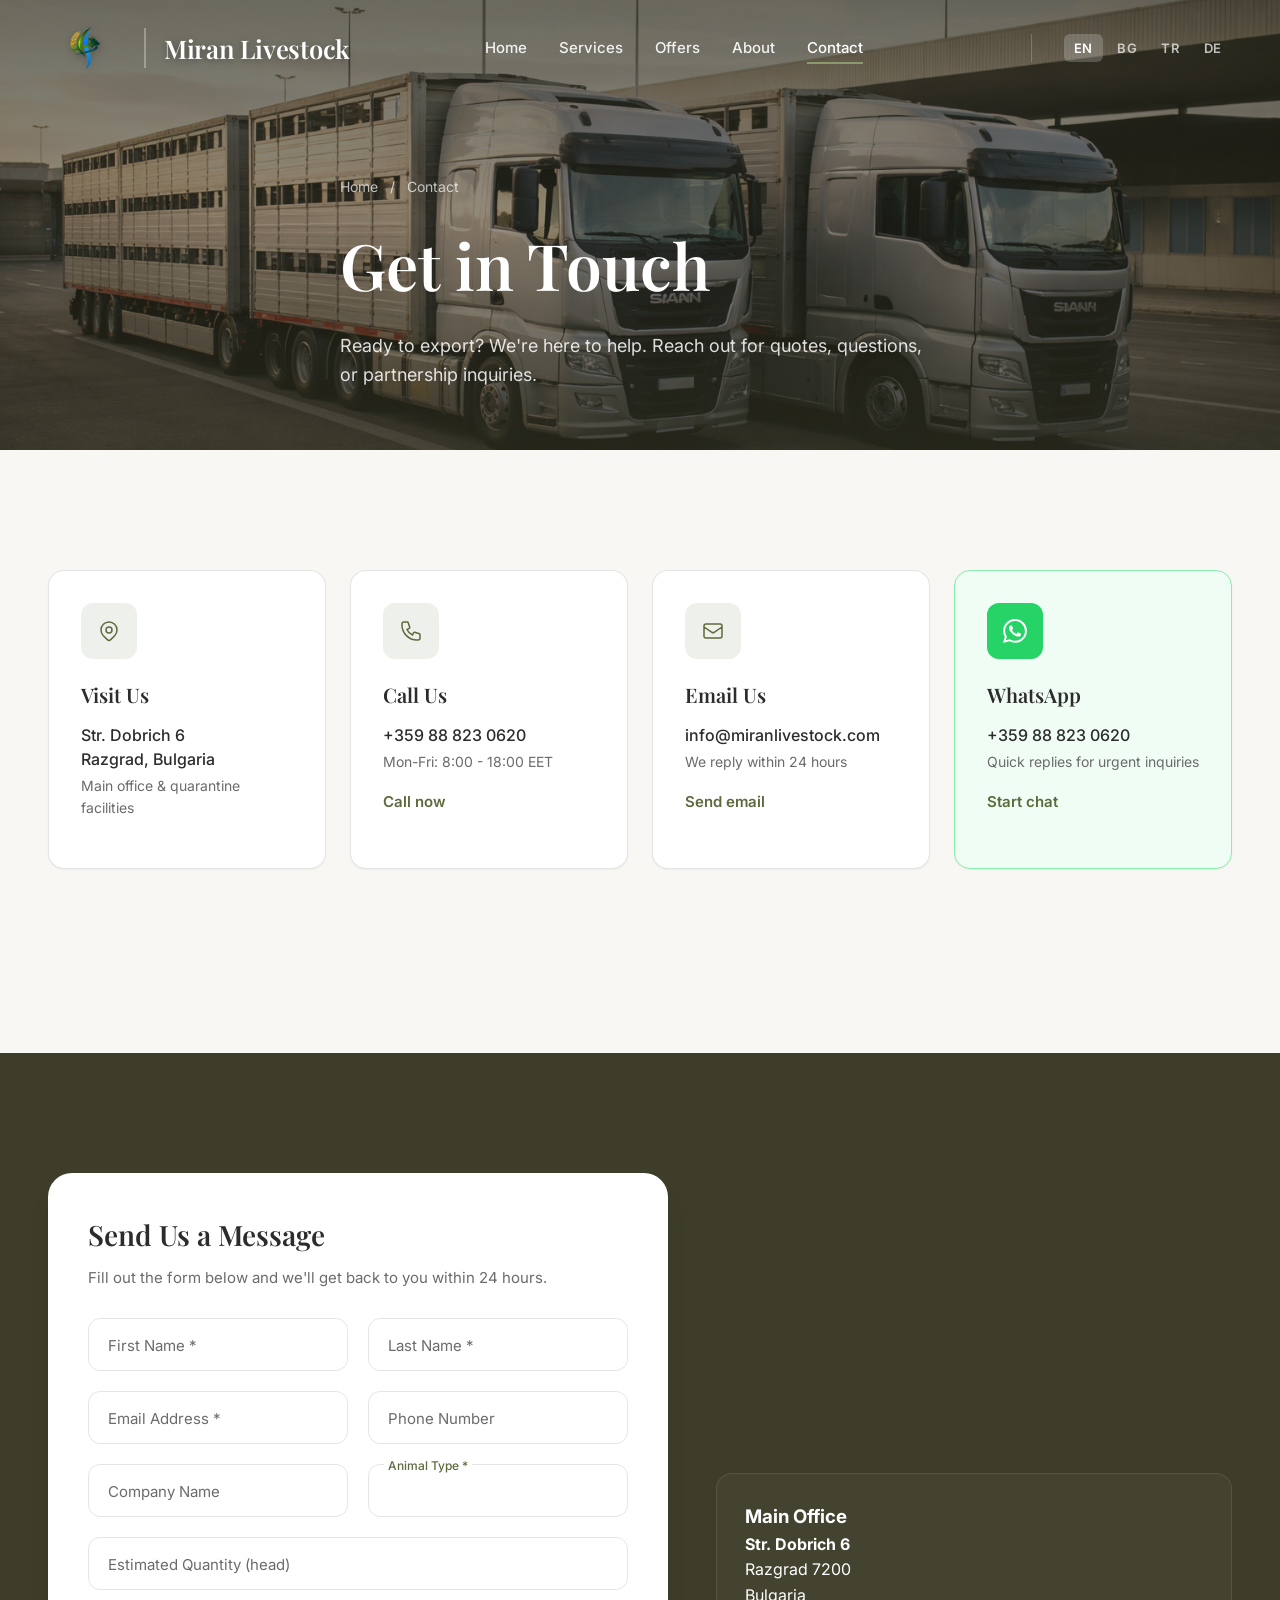
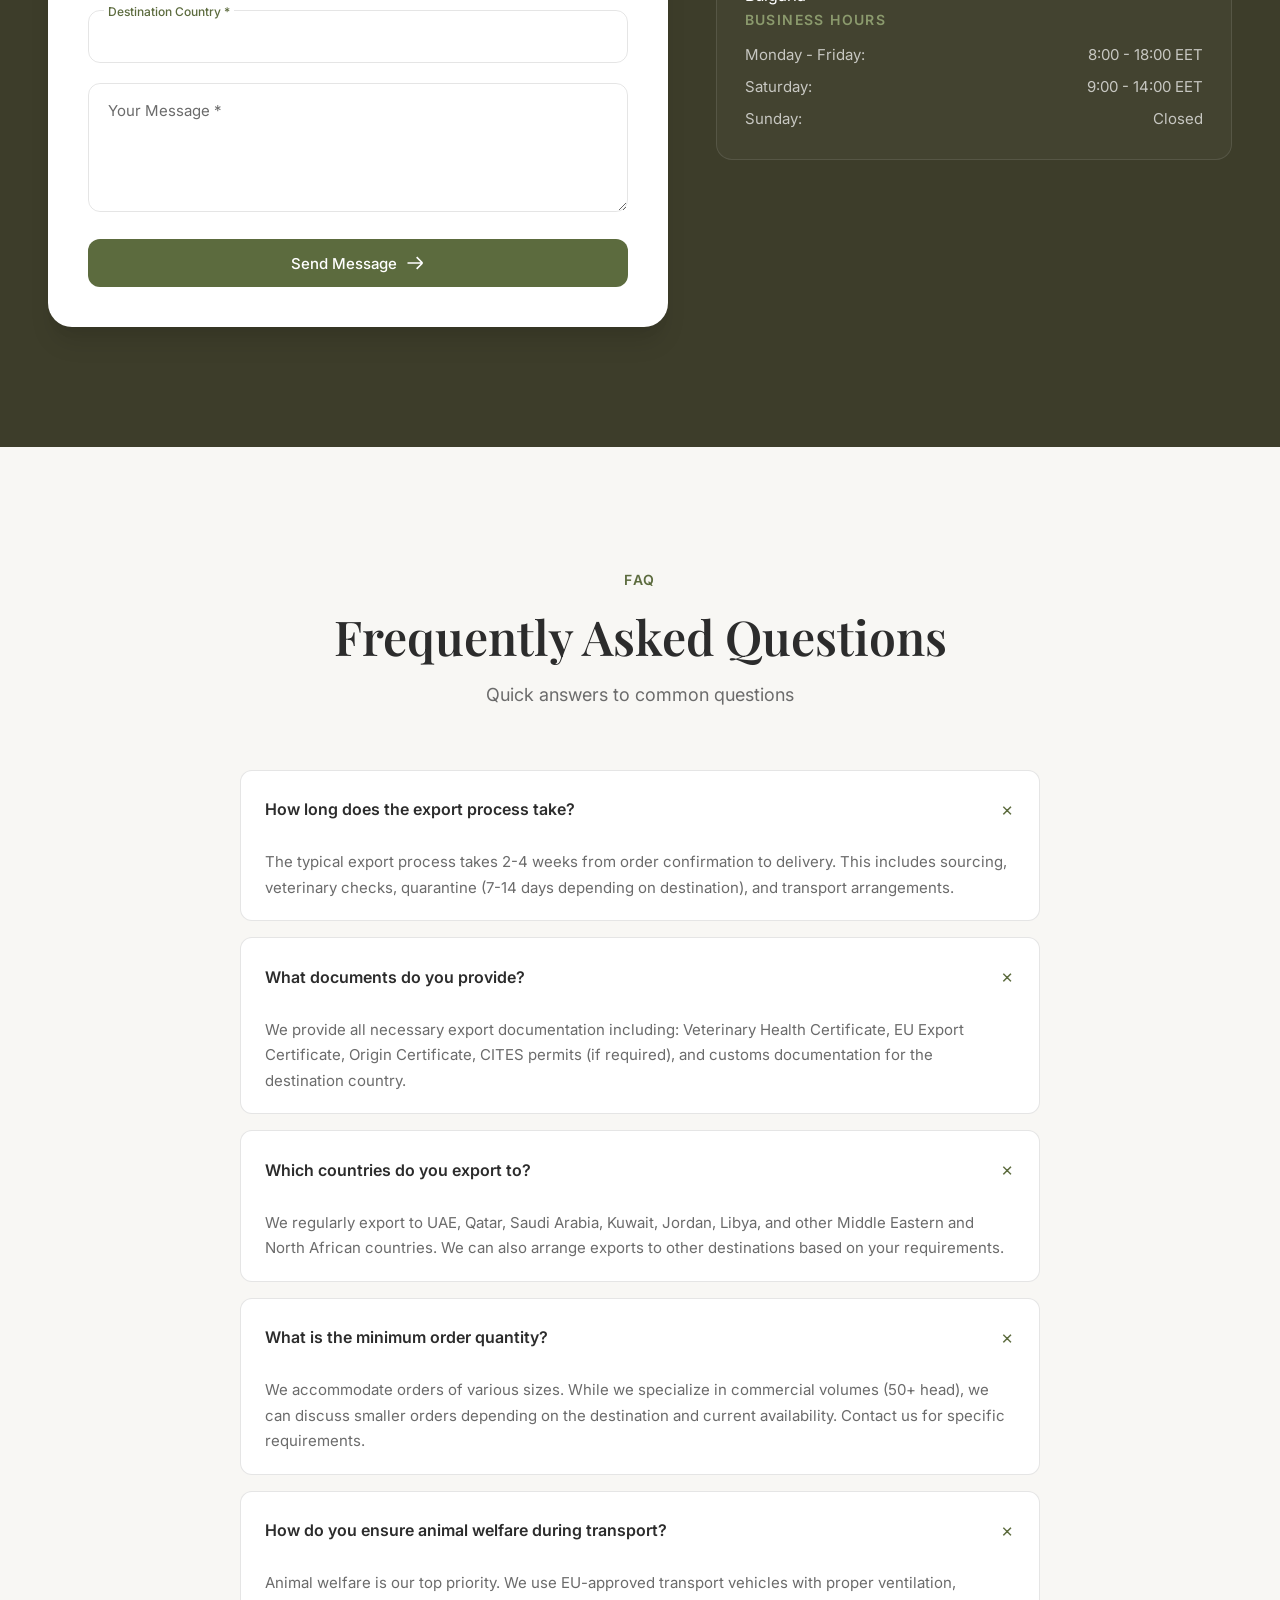
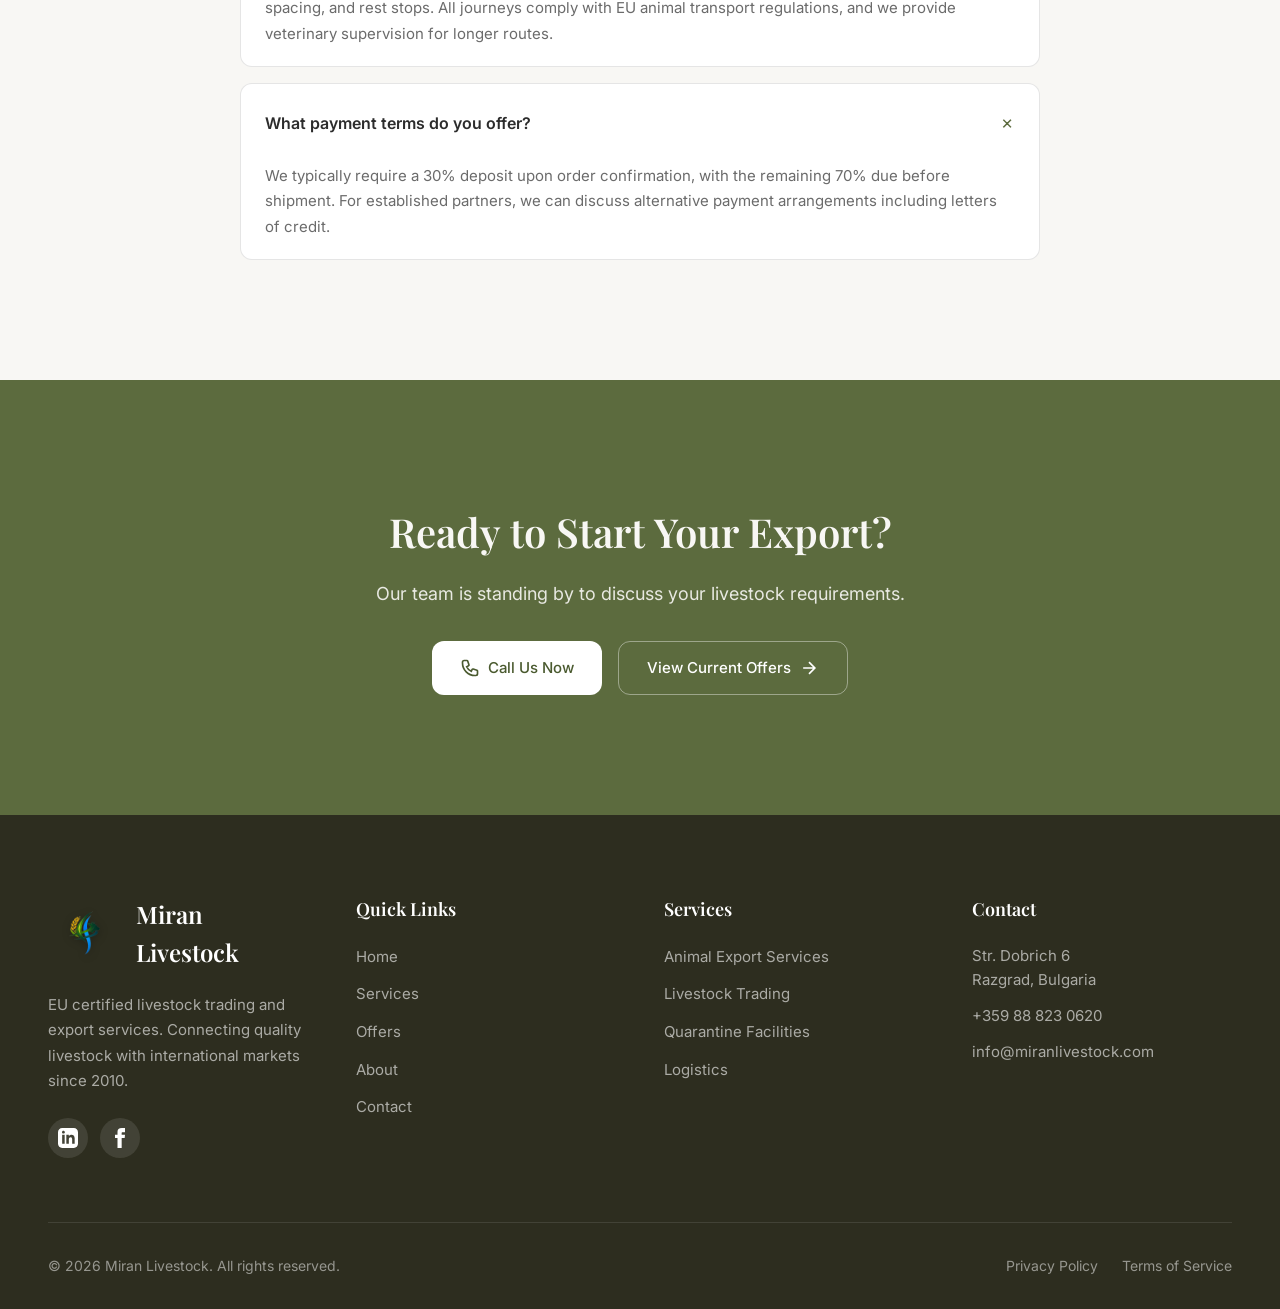
<file: contact.html>
<!DOCTYPE html>
<html lang="en">
<head>
  <meta charset="UTF-8">
  <meta name="viewport" content="width=device-width, initial-scale=1.0">
  <title data-i18n="contact.meta.title">Contact Us | Miran Livestock</title>
  <meta name="description" data-i18n="contact.meta.description" content="Get in touch with Miran Livestock for international livestock export inquiries. Office in Razgrad, Bulgaria.">
  <link rel="stylesheet" href="css/style.css">
  <link rel="preconnect" href="https://fonts.googleapis.com">
  <link rel="preconnect" href="https://fonts.gstatic.com" crossorigin>
  <link href="https://fonts.googleapis.com/css2?family=Inter:wght@300;400;500;600;700&family=Playfair+Display:wght@400;500;600;700&display=swap" rel="stylesheet">
</head>

<body>

<!-- ================= HEADER ================= -->
<header class="header" id="header">
  <div class="container header-inner">
    <a href="index.html" class="logo">
      <img src="img/Miran_Logo.png" alt="Miran Livestock" class="logo-img">
      <span class="logo-text">Miran Livestock</span>
    </a>
    <nav class="desktop-nav">
      <a href="index.html" data-i18n="nav.home">Home</a>
      <a href="services.html" data-i18n="nav.services">Services</a>
      <a href="offers.html" data-i18n="nav.offers">Offers</a>
      <a href="about.html" data-i18n="nav.about">About</a>
      <a href="contact.html" data-i18n="nav.contact">Contact</a>
    </nav>
    
    <!-- Language Switcher -->
    <div class="language-switcher">
      <button class="lang-btn active" data-lang="en">EN</button>
      <button class="lang-btn" data-lang="bg">BG</button>
      <button class="lang-btn" data-lang="tr">TR</button>
      <button class="lang-btn" data-lang="de">DE</button>
    </div>
    
    <button class="menu-btn" id="menuBtn" aria-label="Open menu">
      <span></span>
      <span></span>
      <span></span>
    </button>
  </div>
</header>

<!-- ================= MOBILE MENU ================= -->
<nav class="side-menu" id="sideMenu">
  <button class="close-btn" id="closeBtn" aria-label="Close menu">×</button>
  <div class="menu-links">
    <a href="index.html" data-i18n="nav.home">Home</a>
    <a href="services.html" data-i18n="nav.services">Services</a>
    <a href="offers.html" data-i18n="nav.offers">Offers</a>
    <a href="about.html" data-i18n="nav.about">About</a>
    <a href="contact.html" class="active" data-i18n="nav.contact">Contact</a>
  </div>
  
  <div class="mobile-lang-switcher">
    <span data-i18n="nav.language">Language:</span>
    <div class="mobile-lang-buttons">
      <button class="lang-btn active" data-lang="en">English</button>
      <button class="lang-btn" data-lang="bg">Български</button>
      <button class="lang-btn" data-lang="tr">Türkçe</button>
      <button class="lang-btn" data-lang="de">Deutsch</button>
    </div>
  </div>
  
  <div class="menu-footer">
    <p>info@miranlivestock.com</p>
    <p>+359 88 823 0620</p>
  </div>
</nav>
<div class="menu-overlay" id="menuOverlay"></div>

<!-- ================= PAGE HERO ================= -->
<section class="page-hero contact-hero">
  <div class="page-hero-bg">
    <img src="img/Trucks.png" alt="Contact Miran Livestock" loading="eager">
  </div>
  <div class="hero-overlay"></div>
  
  <div class="container">
    <div class="page-hero-content reveal">
      <span class="breadcrumb">
        <a href="index.html" data-i18n="contact.breadcrumb.home">Home</a>
        <span>/</span>
        <span data-i18n="nav.contact">Contact</span>
      </span>
      <h1 data-i18n="contact.hero.title">Get in Touch</h1>
      <p data-i18n="contact.hero.subtitle">Ready to export? We're here to help. Reach out for quotes, questions, or partnership inquiries.</p>
    </div>
  </div>
</section>

<!-- ================= CONTACT INFO CARDS ================= -->
<section class="contact-info-section section-padding">
  <div class="container">
    <div class="contact-cards-grid">
      
      <div class="contact-card reveal">
        <div class="contact-card-icon">
          <svg viewBox="0 0 24 24" fill="none" stroke="currentColor" stroke-width="1.5">
            <path d="M17.657 16.657L13.414 20.9a1.998 1.998 0 01-2.827 0l-4.244-4.243a8 8 0 1111.314 0z"/>
            <path d="M15 11a3 3 0 11-6 0 3 3 0 016 0z"/>
          </svg>
        </div>
        <h3 data-i18n="contact.card.address.title">Visit Us</h3>
        <p class="contact-card-main">Str. Dobrich 6<br>Razgrad, Bulgaria</p>
        <p class="contact-card-sub" data-i18n="contact.card.address.sub">Main office & quarantine facilities</p>
      </div>

      <div class="contact-card reveal">
        <div class="contact-card-icon">
          <svg viewBox="0 0 24 24" fill="none" stroke="currentColor" stroke-width="1.5">
            <path d="M3 5a2 2 0 012-2h3.28a1 1 0 01.948.684l1.498 4.493a1 1 0 01-.502 1.21l-2.257 1.13a11.042 11.042 0 005.516 5.516l1.13-2.257a1 1 0 011.21-.502l4.493 1.498a1 1 0 01.684.949V19a2 2 0 01-2 2h-1C9.716 21 3 14.284 3 6V5z"/>
          </svg>
        </div>
        <h3 data-i18n="contact.card.phone.title">Call Us</h3>
        <p class="contact-card-main">+359 88 823 0620</p>
        <p class="contact-card-sub" data-i18n="contact.card.phone.sub">Mon-Fri: 8:00 - 18:00 EET</p>
        <a href="tel:+359888230620" class="contact-card-link" data-i18n="contact.card.call">Call now</a>
      </div>

      <div class="contact-card reveal">
        <div class="contact-card-icon">
          <svg viewBox="0 0 24 24" fill="none" stroke="currentColor" stroke-width="1.5">
            <path d="M3 8l7.89 5.26a2 2 0 002.22 0L21 8M5 19h14a2 2 0 002-2V7a2 2 0 00-2-2H5a2 2 0 00-2 2v10a2 2 0 002 2z"/>
          </svg>
        </div>
        <h3 data-i18n="contact.card.email.title">Email Us</h3>
        <p class="contact-card-main">info@miranlivestock.com</p>
        <p class="contact-card-sub" data-i18n="contact.card.email.sub">We reply within 24 hours</p>
        <a href="mailto:info@miranlivestock.com" class="contact-card-link" data-i18n="contact.card.send">Send email</a>
      </div>

      <div class="contact-card reveal whatsapp-card">
        <div class="contact-card-icon">
          <svg viewBox="0 0 24 24" fill="currentColor">
            <path d="M17.472 14.382c-.297-.149-1.758-.867-2.03-.967-.273-.099-.471-.148-.67.15-.197.297-.767.966-.94 1.164-.173.199-.347.223-.644.075-.297-.15-1.255-.463-2.39-1.475-.883-.788-1.48-1.761-1.653-2.059-.173-.297-.018-.458.13-.606.134-.133.298-.347.446-.52.149-.174.198-.298.298-.497.099-.198.05-.371-.025-.52-.075-.149-.669-1.612-.916-2.207-.242-.579-.487-.5-.669-.51-.173-.008-.371-.01-.57-.01-.198 0-.52.074-.792.372-.272.297-1.04 1.016-1.04 2.479 0 1.462 1.065 2.875 1.213 3.074.149.198 2.096 3.2 5.077 4.487.709.306 1.262.489 1.694.625.712.227 1.36.195 1.871.118.571-.085 1.758-.719 2.006-1.413.248-.694.248-1.289.173-1.413-.074-.124-.272-.198-.57-.347m-5.421 7.403h-.004a9.87 9.87 0 01-5.031-1.378l-.361-.214-3.741.982.998-3.648-.235-.374a9.86 9.86 0 01-1.51-5.26c.001-5.45 4.436-9.884 9.888-9.884 2.64 0 5.122 1.03 6.988 2.898a9.825 9.825 0 012.893 6.994c-.003 5.45-4.437 9.884-9.885 9.884m8.413-18.297A11.815 11.815 0 0012.05 0C5.495 0 .16 5.335.157 11.892c0 2.096.547 4.142 1.588 5.945L.057 24l6.305-1.654a11.882 11.882 0 005.683 1.448h.005c6.554 0 11.89-5.335 11.893-11.893a11.821 11.821 0 00-3.48-8.413z"/>
          </svg>
        </div>
        <h3 data-i18n="contact.card.whatsapp.title">WhatsApp</h3>
        <p class="contact-card-main">+359 88 823 0620</p>
        <p class="contact-card-sub" data-i18n="contact.card.whatsapp.sub">Quick replies for urgent inquiries</p>
        <a href="https://wa.me/359888230620" target="_blank" class="contact-card-link" data-i18n="contact.card.chat">Start chat</a>
      </div>

    </div>
  </div>
</section>

<!-- ================= CONTACT FORM & MAP SECTION ================= -->
<section class="contact-main-section section-padding bg-dark">
  <div class="container">
    <div class="contact-main-grid">
      
      <!-- Form -->
      <div class="contact-form-wrapper reveal">
        <h2 data-i18n="contact.form.heading">Send Us a Message</h2>
        <p class="form-intro" data-i18n="contact.form.intro">Fill out the form below and we'll get back to you within 24 hours.</p>
  
        <form class="contact-form-large" id="contactFormPage" action="https://formspree.io/f/xojnloop" method="POST">
  <input type="hidden" name="_subject" value="New contact form submission - Miran Livestock">
  
  
  <div class="form-row">
    <div class="form-group">
      <input type="text" id="firstName" name="firstName" required placeholder=" ">
      <label for="firstName" data-i18n="contact.form.firstName">First Name *</label>
    </div>
    <div class="form-group">
      <input type="text" id="lastName" name="lastName" required placeholder=" ">
      <label for="lastName" data-i18n="contact.form.lastName">Last Name *</label>
    </div>
  </div>

  <div class="form-row">
    <div class="form-group">
      <input type="email" id="email" name="email" required placeholder=" ">
      <label for="email" data-i18n="contact.form.email">Email Address *</label>
    </div>
    <div class="form-group">
      <input type="tel" id="phone" name="phone" placeholder=" ">
      <label for="phone" data-i18n="contact.form.phone">Phone Number</label>
    </div>
  </div>

  <div class="form-row">
    <div class="form-group">
      <input type="text" id="company" name="company" placeholder=" ">
      <label for="company" data-i18n="contact.form.company">Company Name</label>
    </div>
    <div class="form-group">
      <select id="animalType" name="animalType" required>
        <option value="" disabled selected></option>
        <option value="cattle" data-i18n="contact.form.animal.cattle">Cattle</option>
        <option value="sheep" data-i18n="contact.form.animal.sheep">Sheep</option>
        <option value="goats" data-i18n="contact.form.animal.goats">Goats</option>
        <option value="mixed" data-i18n="contact.form.animal.mixed">Mixed</option>
      </select>
      <label for="animalType" class="select-label" data-i18n="contact.form.animal.label">Animal Type *</label>
    </div>
  </div>

  <div class="form-group">
    <input type="number" id="quantity" name="quantity" min="1" placeholder=" ">
    <label for="quantity" data-i18n="contact.form.quantity">Estimated Quantity (head)</label>
  </div>

  <div class="form-group">
    <select id="destination" name="destination" required>
      <option value="" disabled selected></option>
      <option value="uae">UAE</option>
      <option value="qatar">Qatar</option>
      <option value="saudi">Saudi Arabia</option>
      <option value="kuwait">Kuwait</option>
      <option value="jordan">Jordan</option>
      <option value="libya">Libya</option>
      <option value="other" data-i18n="contact.form.destination.other">Other</option>
    </select>
    <label for="destination" class="select-label" data-i18n="contact.form.destination.label">Destination Country *</label>
  </div>

  <div class="form-group">
    <textarea id="message" name="message" rows="5" required placeholder=" "></textarea>
    <label for="message" data-i18n="contact.form.message">Your Message *</label>
  </div>

  <button type="submit" class="btn btn-primary btn-full btn-large">
    <span data-i18n="contact.form.submit">Send Message</span>
    <svg width="20" height="20" viewBox="0 0 24 24" fill="none" stroke="currentColor" stroke-width="2">
      <path d="M14 5l7 7m0 0l-7 7m7-7H3"/>
    </svg>
  </button>
</form>
      </div>

      <!-- Map & Info -->
      <div class="contact-map-wrapper reveal">
        <div class="map-container">
          <iframe 
            src="https://www.google.com/maps/embed?pb=!1m18!1m12!1m3!1d2906.1234567890123!2d26.51123456789012!3d43.53321098765432!2m3!1f0!2f0!3f0!3m2!1i1024!2i768!4f13.1!3m3!1m2!1s0x40a1234567890abc%3A0x1234567890abcdef!2sRazgrad%2C%20Bulgaria!5e0!3m2!1sen!2sbg!4v1234567890123!5m2!1sen!2sbg"
            width="100%" 
            height="100%" 
            style="border:0;" 
            allowfullscreen="" 
            loading="lazy" 
            referrerpolicy="no-referrer-when-downgrade">
          </iframe>
        </div>
        
        <div class="office-info">
          <h3 data-i18n="contact.office.title">Main Office</h3>
          <p><strong>Str. Dobrich 6</strong><br>Razgrad 7200<br>Bulgaria</p>
          
          <div class="office-hours">
            <h4 data-i18n="contact.office.hours">Business Hours</h4>
            <ul>
              <li><span data-i18n="contact.office.mon">Monday - Friday:</span> 8:00 - 18:00 EET</li>
              <li><span data-i18n="contact.office.sat">Saturday:</span> 9:00 - 14:00 EET</li>
              <li><span data-i18n="contact.office.sun">Sunday:</span> <span data-i18n="contact.office.closed">Closed</span></li>
            </ul>
          </div>
        </div>
      </div>

    </div>
  </div>
</section>

<!-- ================= FAQ SECTION ================= -->
<section class="faq-section section-padding">
  <div class="container">
    <div class="section-header reveal">
      <span class="section-label" data-i18n="contact.faq.label">FAQ</span>
      <h2 class="section-title" data-i18n="contact.faq.title">Frequently Asked Questions</h2>
      <p class="section-desc" data-i18n="contact.faq.desc">Quick answers to common questions</p>
    </div>

    <div class="faq-grid">
      <div class="faq-item reveal">
        <div class="faq-question">
          <h4 data-i18n="contact.faq.q1">How long does the export process take?</h4>
          <span class="faq-toggle">+</span>
        </div>
        <div class="faq-answer">
          <p data-i18n="contact.faq.a1">The typical export process takes 2-4 weeks from order confirmation to delivery. This includes sourcing, veterinary checks, quarantine (7-14 days depending on destination), and transport arrangements.</p>
        </div>
      </div>

      <div class="faq-item reveal">
        <div class="faq-question">
          <h4 data-i18n="contact.faq.q2">What documents do you provide?</h4>
          <span class="faq-toggle">+</span>
        </div>
        <div class="faq-answer">
          <p data-i18n="contact.faq.a2">We provide all necessary export documentation including: Veterinary Health Certificate, EU Export Certificate, Origin Certificate, CITES permits (if required), and customs documentation for the destination country.</p>
        </div>
      </div>

      <div class="faq-item reveal">
        <div class="faq-question">
          <h4 data-i18n="contact.faq.q3">Which countries do you export to?</h4>
          <span class="faq-toggle">+</span>
        </div>
        <div class="faq-answer">
          <p data-i18n="contact.faq.a3">We regularly export to UAE, Qatar, Saudi Arabia, Kuwait, Jordan, Libya, and other Middle Eastern and North African countries. We can also arrange exports to other destinations based on your requirements.</p>
        </div>
      </div>

      <div class="faq-item reveal">
        <div class="faq-question">
          <h4 data-i18n="contact.faq.q4">What is the minimum order quantity?</h4>
          <span class="faq-toggle">+</span>
        </div>
        <div class="faq-answer">
          <p data-i18n="contact.faq.a4">We accommodate orders of various sizes. While we specialize in commercial volumes (50+ head), we can discuss smaller orders depending on the destination and current availability. Contact us for specific requirements.</p>
        </div>
      </div>

      <div class="faq-item reveal">
        <div class="faq-question">
          <h4 data-i18n="contact.faq.q5">How do you ensure animal welfare during transport?</h4>
          <span class="faq-toggle">+</span>
        </div>
        <div class="faq-answer">
          <p data-i18n="contact.faq.a5">Animal welfare is our top priority. We use EU-approved transport vehicles with proper ventilation, spacing, and rest stops. All journeys comply with EU animal transport regulations, and we provide veterinary supervision for longer routes.</p>
        </div>
      </div>

      <div class="faq-item reveal">
        <div class="faq-question">
          <h4 data-i18n="contact.faq.q6">What payment terms do you offer?</h4>
          <span class="faq-toggle">+</span>
        </div>
        <div class="faq-answer">
          <p data-i18n="contact.faq.a6">We typically require a 30% deposit upon order confirmation, with the remaining 70% due before shipment. For established partners, we can discuss alternative payment arrangements including letters of credit.</p>
        </div>
      </div>
    </div>
  </div>
</section>

<!-- ================= CTA SECTION ================= -->
<section class="cta-section section-padding bg-accent">
  <div class="container">
    <div class="cta-content reveal">
      <h2 data-i18n="contact.cta.title">Ready to Start Your Export?</h2>
      <p data-i18n="contact.cta.desc">Our team is standing by to discuss your livestock requirements.</p>
      <div class="cta-buttons">
        <a href="tel:+359888230620" class="btn btn-light">
          <svg width="20" height="20" viewBox="0 0 24 24" fill="none" stroke="currentColor" stroke-width="2">
            <path d="M3 5a2 2 0 012-2h3.28a1 1 0 01.948.684l1.498 4.493a1 1 0 01-.502 1.21l-2.257 1.13a11.042 11.042 0 005.516 5.516l1.13-2.257a1 1 0 011.21-.502l4.493 1.498a1 1 0 01.684.949V19a2 2 0 01-2 2h-1C9.716 21 3 14.284 3 6V5z"/>
          </svg>
          <span data-i18n="contact.cta.call">Call Us Now</span>
        </a>
        <a href="offers.html" class="btn btn-outline-light">
          <span data-i18n="contact.cta.offers">View Current Offers</span>
          <svg width="20" height="20" viewBox="0 0 24 24" fill="none" stroke="currentColor" stroke-width="2">
            <path d="M5 12h14M12 5l7 7-7 7"/>
          </svg>
        </a>
      </div>
    </div>
  </div>
</section>

<!-- ================= FOOTER ================= -->
<footer class="footer">
  <div class="container">
    <div class="footer-grid">
      <div class="footer-brand">
        <a href="index.html" class="footer-logo">
          <img src="img/Miran_Logo.png" alt="Miran Livestock" class="logo-img">
          <span>Miran Livestock</span>
        </a>
        <p data-i18n="footer.desc">EU certified livestock trading and export services. Connecting quality livestock with international markets since 2010.</p>
        <div class="footer-social">
          <a href="#" aria-label="LinkedIn">
            <svg viewBox="0 0 24 24" fill="currentColor"><path d="M19 0h-14c-2.761 0-5 2.239-5 5v14c0 2.761 2.239 5 5 5h14c2.762 0 5-2.239 5-5v-14c0-2.761-2.238-5-5-5zm-11 19h-3v-11h3v11zm-1.5-12.268c-.966 0-1.75-.79-1.75-1.764s.784-1.764 1.75-1.764 1.75.79 1.75 1.764-.783 1.764-1.75 1.764zm13.5 12.268h-3v-5.604c0-3.368-4-3.113-4 0v5.604h-3v-11h3v1.765c1.396-2.586 7-2.777 7 2.476v6.759z"/></svg>
          </a>
          <a href="#" aria-label="Facebook">
            <svg viewBox="0 0 24 24" fill="currentColor"><path d="M9 8h-3v4h3v12h5v-12h3.642l.358-4h-4v-1.667c0-.955.192-1.333 1.115-1.333h2.885v-5h-3.808c-3.596 0-5.192 1.583-5.192 4.615v3.385z"/></svg>
          </a>
        </div>
      </div>
      
      <div class="footer-links">
        <h4 data-i18n="footer.links">Quick Links</h4>
        <ul>
          <li><a href="index.html" data-i18n="nav.home">Home</a></li>
          <li><a href="services.html" data-i18n="nav.services">Services</a></li>
          <li><a href="offers.html" data-i18n="nav.offers">Offers</a></li>
          <li><a href="about.html" data-i18n="nav.about">About Us</a></li>
          <li><a href="contact.html" data-i18n="nav.contact">Contact</a></li>
        </ul>
      </div>

      <div class="footer-links">
        <h4 data-i18n="footer.services">Services</h4>
        <ul>
          <li><a href="services.html" data-i18n="services.export.title">Animal Export</a></li>
          <li><a href="services.html" data-i18n="services.trading.title">Livestock Trading</a></li>
          <li><a href="services.html" data-i18n="services.quarantine.title">Quarantine Facilities</a></li>
          <li><a href="services.html" data-i18n="footer.logistics">Logistics</a></li>
        </ul>
      </div>

      <div class="footer-contact">
        <h4 data-i18n="footer.contact">Contact</h4>
        <p>Str. Dobrich 6<br>Razgrad, Bulgaria</p>
        <p>+359 88 823 0620</p>
        <p>info@miranlivestock.com</p>
      </div>
    </div>
    
    <div class="footer-bottom">
      <p>&copy; 2026 Miran Livestock. <span data-i18n="footer.rights">All rights reserved.</span></p>
      <div class="footer-legal">
        <a href="#" data-i18n="footer.privacy">Privacy Policy</a>
        <a href="#" data-i18n="footer.terms">Terms of Service</a>
      </div>
    </div>
  </div>
</footer>

<script src="js/lang.js"></script>
<script src="js/main.js"></script>
<script src="js/contact.js"></script>
</body>
</html>
</file>
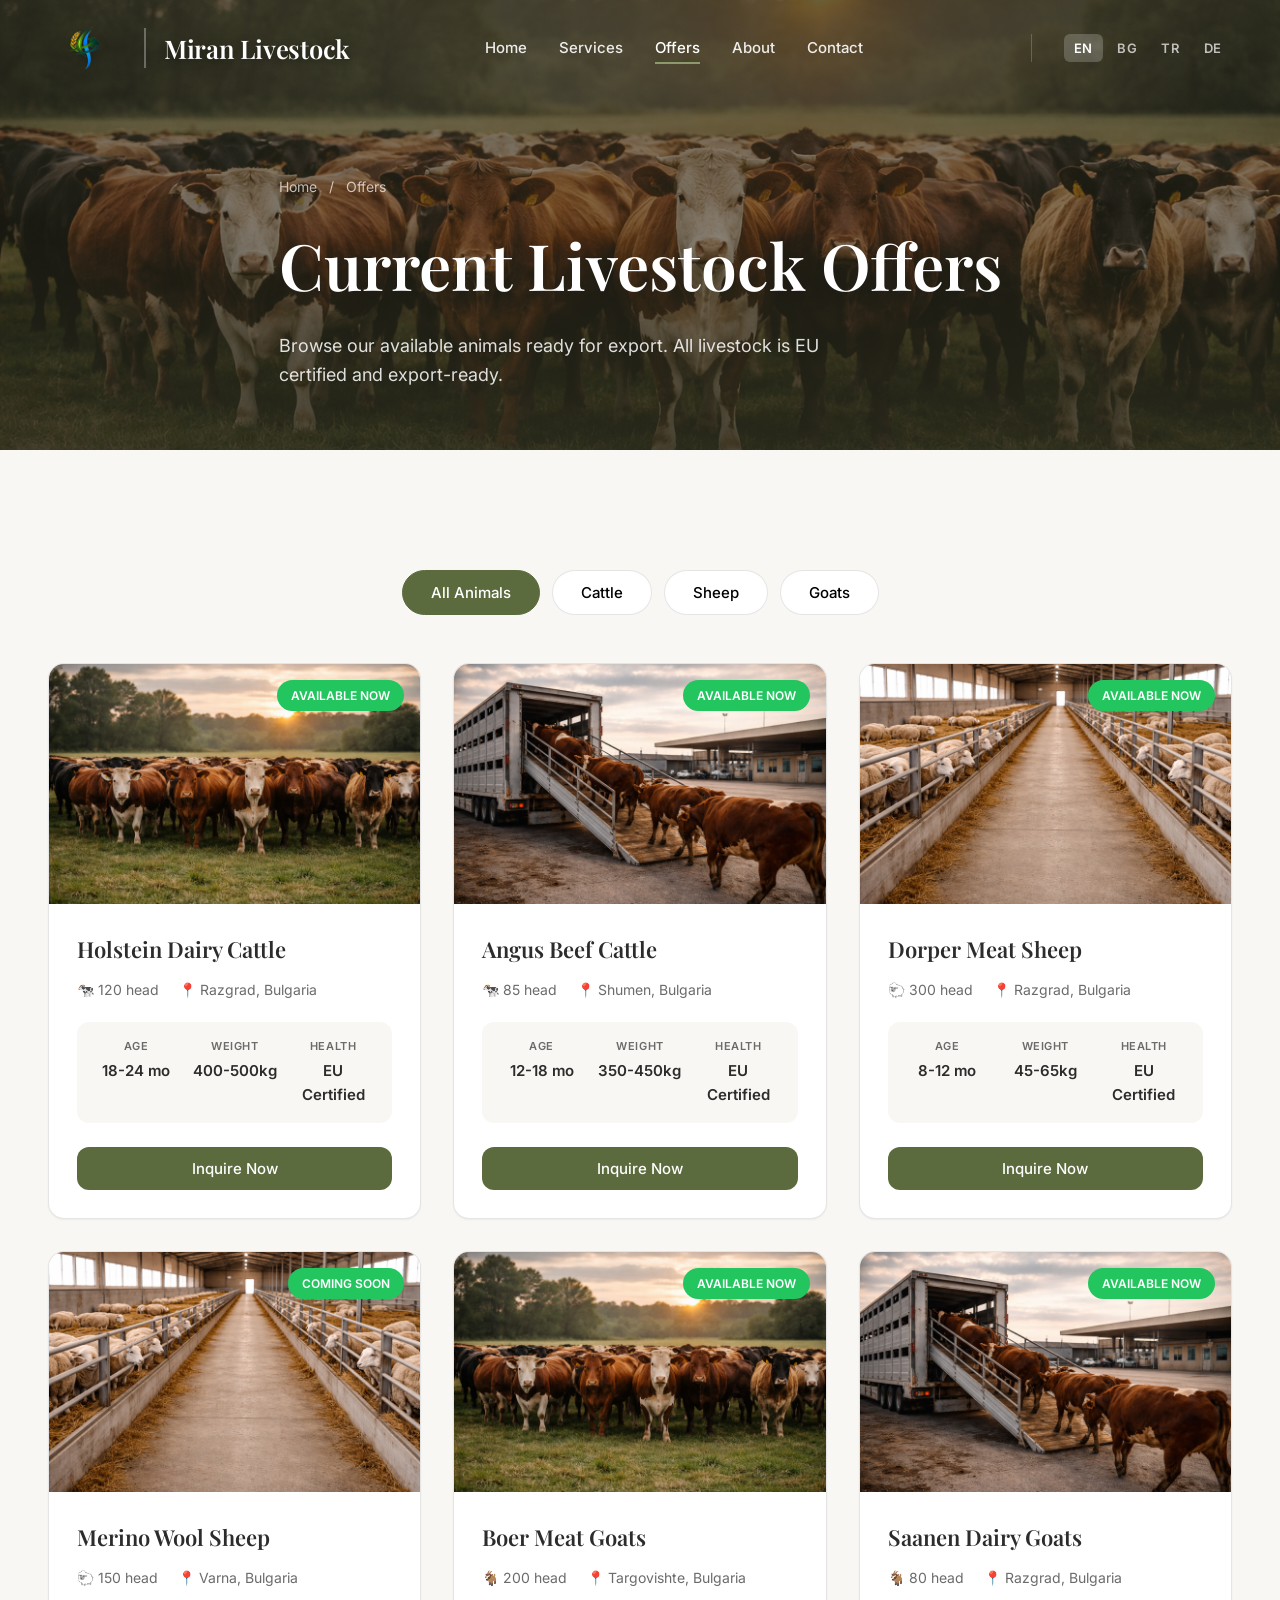
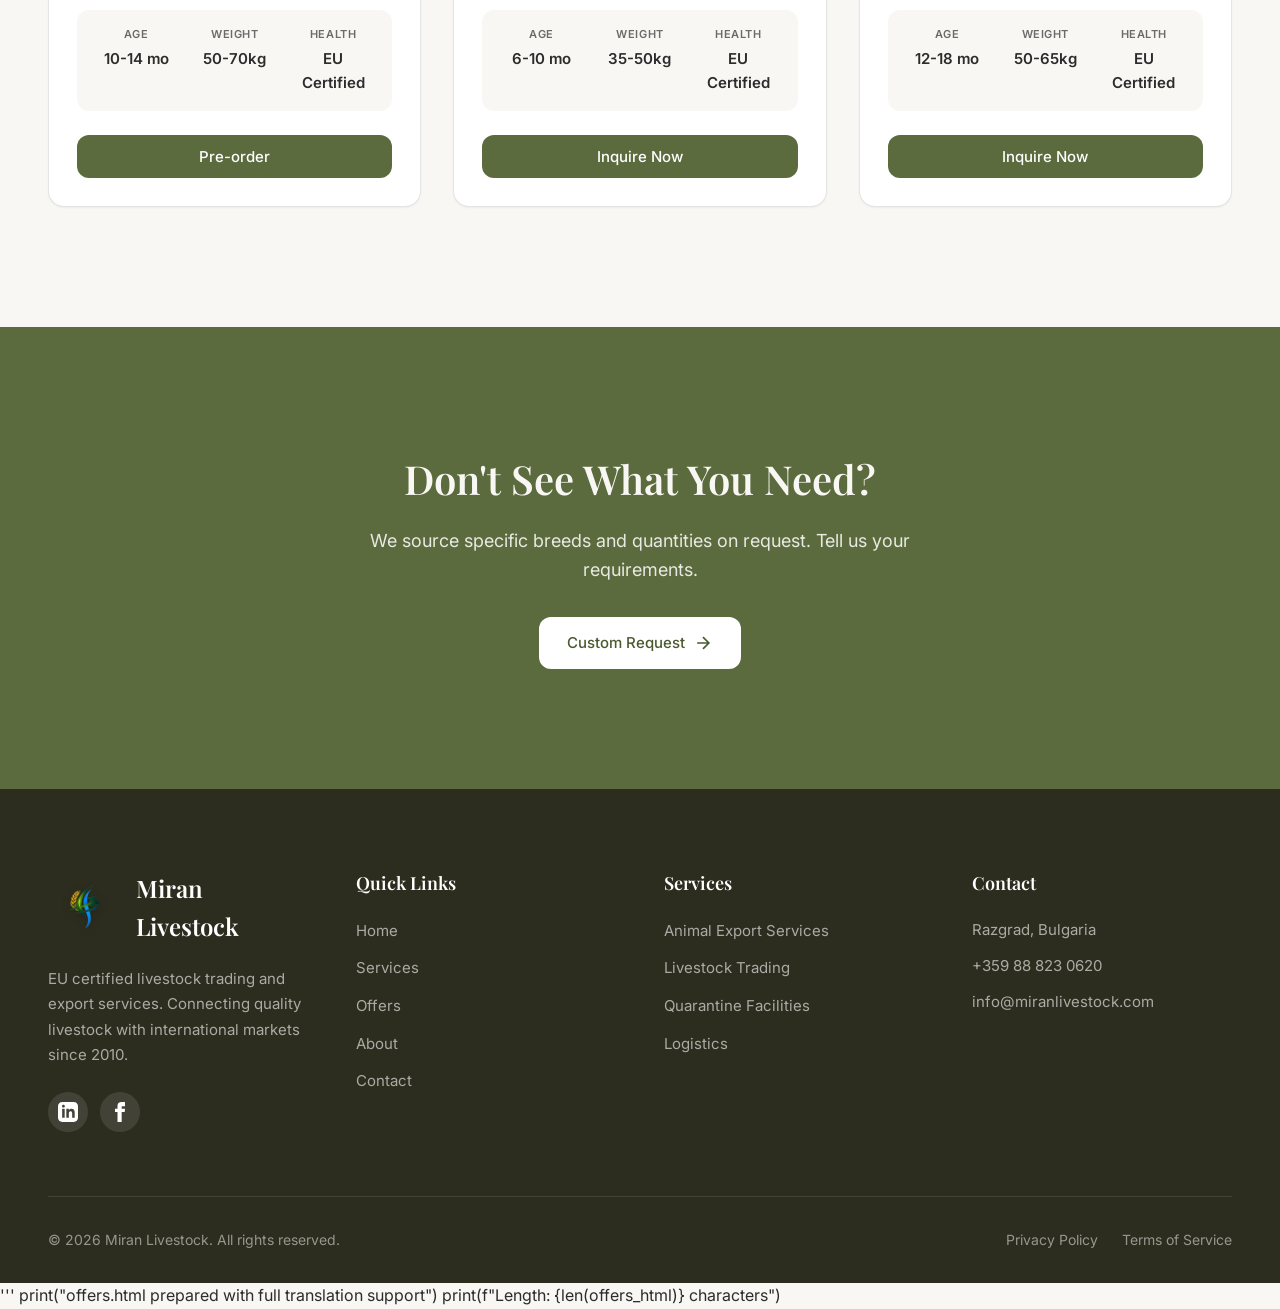
<file: offers.html>
<html lang="en">
<head>
  <meta charset="UTF-8">
  <meta name="viewport" content="width=device-width, initial-scale=1.0">
  <title data-i18n="offers.meta.title">Livestock Offers | Miran Livestock</title>
  <meta name="description" data-i18n="offers.meta.description" content="Browse our available cattle, sheep, and goats for export. All livestock is EU certified and export-ready.">
  <link rel="stylesheet" href="css/style.css">
  <link rel="preconnect" href="https://fonts.googleapis.com">
  <link rel="preconnect" href="https://fonts.gstatic.com" crossorigin>
  <link href="https://fonts.googleapis.com/css2?family=Inter:wght@300;400;500;600;700&family=Playfair+Display:wght@400;500;600;700&display=swap" rel="stylesheet">
</head>

<body>

<!-- ================= HEADER ================= -->
<header class="header" id="header">
  <div class="container header-inner">
    <a href="index.html" class="logo">
      <img src="img/Miran_Logo.png" alt="Miran Livestock" class="logo-img">
      <span class="logo-text">Miran Livestock</span>
    </a>
    <nav class="desktop-nav">
      <a href="index.html" data-i18n="nav.home">Home</a>
      <a href="services.html" data-i18n="nav.services">Services</a>
      <a href="offers.html" class="active" data-i18n="nav.offers">Offers</a>
      <a href="about.html" data-i18n="nav.about">About</a>
      <a href="contact.html" data-i18n="nav.contact">Contact</a>
    </nav>
    
    <!-- Language Switcher -->
    <div class="language-switcher">
      <button class="lang-btn active" data-lang="en">EN</button>
      <button class="lang-btn" data-lang="bg">BG</button>
      <button class="lang-btn" data-lang="tr">TR</button>
      <button class="lang-btn" data-lang="de">DE</button>
    </div>
    
    <button class="menu-btn" id="menuBtn" aria-label="Open menu">
      <span></span>
      <span></span>
      <span></span>
    </button>
  </div>
</header>

<!-- ================= MOBILE MENU ================= -->
<nav class="side-menu" id="sideMenu">
  <button class="close-btn" id="closeBtn" aria-label="Close menu">×</button>
  <div class="menu-links">
    <a href="index.html" data-i18n="nav.home">Home</a>
    <a href="services.html" data-i18n="nav.services">Services</a>
    <a href="offers.html" class="active" data-i18n="nav.offers">Offers</a>
    <a href="about.html" data-i18n="nav.about">About</a>
    <a href="contact.html" data-i18n="nav.contact">Contact</a>
  </div>
  
  <div class="mobile-lang-switcher">
    <span data-i18n="nav.language">Language:</span>
    <div class="mobile-lang-buttons">
      <button class="lang-btn active" data-lang="en">English</button>
      <button class="lang-btn" data-lang="bg">Български</button>
      <button class="lang-btn" data-lang="tr">Türkçe</button>
      <button class="lang-btn" data-lang="de">Deutsch</button>
    </div>
  </div>
  
  <div class="menu-footer">
    <p>info@miranlivestock.com</p>
    <p>+359 88 823 0620</p>
  </div>
</nav>
<div class="menu-overlay" id="menuOverlay"></div>

<!-- ================= PAGE HERO ================= -->
<section class="page-hero">
  <div class="page-hero-bg">
    <img src="img/Cattle_Herd.png" alt="Livestock Offers" loading="eager">
  </div>
  <div class="hero-overlay"></div>
  
  <div class="container">
    <div class="page-hero-content reveal">
      <span class="breadcrumb">
        <a href="index.html" data-i18n="offers.breadcrumb.home">Home</a>
        <span>/</span>
        <span data-i18n="nav.offers">Offers</span>
      </span>
      <h1 data-i18n="offers.hero.title">Current Livestock Offers</h1>
      <p data-i18n="offers.hero.subtitle">Browse our available animals ready for export. All livestock is EU certified and export-ready.</p>
    </div>
  </div>
</section>

<!-- ================= CATALOG SECTION ================= -->
<section class="catalog-section section-padding">
  <div class="container">
    
    <!-- Filters -->
    <div class="catalog-filters reveal">
      <button class="filter-btn active" data-filter="all" data-i18n="offers.filter.all">All Animals</button>
      <button class="filter-btn" data-filter="cattle" data-i18n="offers.filter.cattle">🐄 Cattle</button>
      <button class="filter-btn" data-filter="sheep" data-i18n="offers.filter.sheep">🐑 Sheep</button>
      <button class="filter-btn" data-filter="goats" data-i18n="offers.filter.goats">🐐 Goats</button>
    </div>
    
    <!-- Catalog Grid -->
    <div class="catalog-grid">
      
      <!-- Cattle Card 1 -->
      <div class="livestock-card reveal" data-category="cattle">
        <div class="livestock-image">
          <img src="img/Cattle_Herd.png" alt="Holstein Cattle">
          <span class="livestock-badge" data-i18n="offers.card.available">Available Now</span>
        </div>
        <div class="livestock-info">
          <h3>Holstein Dairy Cattle</h3>
          <div class="livestock-meta">
            <span>🐄 120 <span data-i18n="offers.card.head">head</span></span>
            <span>📍 Razgrad, Bulgaria</span>
          </div>
          <div class="livestock-specs">
            <div class="spec"><span data-i18n="offers.card.age">Age</span>18-24 mo</div>
            <div class="spec"><span data-i18n="offers.card.weight">Weight</span>400-500kg</div>
            <div class="spec"><span data-i18n="offers.card.health">Health</span>EU Certified</div>
          </div>
          <button class="btn btn-primary btn-sm inquire-btn" data-animal="Holstein Dairy Cattle" data-i18n="offers.card.inquire">
            Inquire Now
          </button>
        </div>
      </div>

      <!-- Cattle Card 2 -->
      <div class="livestock-card reveal" data-category="cattle">
        <div class="livestock-image">
          <img src="img/Cattle_loading.png" alt="Angus Beef Cattle">
          <span class="livestock-badge" data-i18n="offers.card.available">Available Now</span>
        </div>
        <div class="livestock-info">
          <h3>Angus Beef Cattle</h3>
          <div class="livestock-meta">
            <span>🐄 85 <span data-i18n="offers.card.head">head</span></span>
            <span>📍 Shumen, Bulgaria</span>
          </div>
          <div class="livestock-specs">
            <div class="spec"><span data-i18n="offers.card.age">Age</span>12-18 mo</div>
            <div class="spec"><span data-i18n="offers.card.weight">Weight</span>350-450kg</div>
            <div class="spec"><span data-i18n="offers.card.health">Health</span>EU Certified</div>
          </div>
          <button class="btn btn-primary btn-sm inquire-btn" data-animal="Angus Beef Cattle" data-i18n="offers.card.inquire">
            Inquire Now
          </button>
        </div>
      </div>

      <!-- Sheep Card 1 -->
      <div class="livestock-card reveal" data-category="sheep">
        <div class="livestock-image">
          <img src="img/Sheep_pen.png" alt="Dorper Sheep">
          <span class="livestock-badge" data-i18n="offers.card.available">Available Now</span>
        </div>
        <div class="livestock-info">
          <h3>Dorper Meat Sheep</h3>
          <div class="livestock-meta">
            <span>🐑 300 <span data-i18n="offers.card.head">head</span></span>
            <span>📍 Razgrad, Bulgaria</span>
          </div>
          <div class="livestock-specs">
            <div class="spec"><span data-i18n="offers.card.age">Age</span>8-12 mo</div>
            <div class="spec"><span data-i18n="offers.card.weight">Weight</span>45-65kg</div>
            <div class="spec"><span data-i18n="offers.card.health">Health</span>EU Certified</div>
          </div>
          <button class="btn btn-primary btn-sm inquire-btn" data-animal="Dorper Meat Sheep" data-i18n="offers.card.inquire">
            Inquire Now
          </button>
        </div>
      </div>

      <!-- Sheep Card 2 -->
      <div class="livestock-card reveal" data-category="sheep">
        <div class="livestock-image">
          <img src="img/Sheep_pen.png" alt="Merino Sheep">
          <span class="livestock-badge" data-i18n="offers.card.coming">Coming Soon</span>
        </div>
        <div class="livestock-info">
          <h3>Merino Wool Sheep</h3>
          <div class="livestock-meta">
            <span>🐑 150 <span data-i18n="offers.card.head">head</span></span>
            <span>📍 Varna, Bulgaria</span>
          </div>
          <div class="livestock-specs">
            <div class="spec"><span data-i18n="offers.card.age">Age</span>10-14 mo</div>
            <div class="spec"><span data-i18n="offers.card.weight">Weight</span>50-70kg</div>
            <div class="spec"><span data-i18n="offers.card.health">Health</span>EU Certified</div>
          </div>
          <button class="btn btn-primary btn-sm inquire-btn" data-animal="Merino Wool Sheep" data-i18n="offers.card.preorder">
            Pre-order
          </button>
        </div>
      </div>

      <!-- Goat Card 1 -->
      <div class="livestock-card reveal" data-category="goats">
        <div class="livestock-image">
          <img src="img/Cattle_Herd.png" alt="Boer Goats">
          <span class="livestock-badge" data-i18n="offers.card.available">Available Now</span>
        </div>
        <div class="livestock-info">
          <h3>Boer Meat Goats</h3>
          <div class="livestock-meta">
            <span>🐐 200 <span data-i18n="offers.card.head">head</span></span>
            <span>📍 Targovishte, Bulgaria</span>
          </div>
          <div class="livestock-specs">
            <div class="spec"><span data-i18n="offers.card.age">Age</span>6-10 mo</div>
            <div class="spec"><span data-i18n="offers.card.weight">Weight</span>35-50kg</div>
            <div class="spec"><span data-i18n="offers.card.health">Health</span>EU Certified</div>
          </div>
          <button class="btn btn-primary btn-sm inquire-btn" data-animal="Boer Meat Goats" data-i18n="offers.card.inquire">
            Inquire Now
          </button>
        </div>
      </div>

      <!-- Goat Card 2 -->
      <div class="livestock-card reveal" data-category="goats">
        <div class="livestock-image">
          <img src="img/Cattle_loading.png" alt="Saanen Goats">
          <span class="livestock-badge" data-i18n="offers.card.available">Available Now</span>
        </div>
        <div class="livestock-info">
          <h3>Saanen Dairy Goats</h3>
          <div class="livestock-meta">
            <span>🐐 80 <span data-i18n="offers.card.head">head</span></span>
            <span>📍 Razgrad, Bulgaria</span>
          </div>
          <div class="livestock-specs">
            <div class="spec"><span data-i18n="offers.card.age">Age</span>12-18 mo</div>
            <div class="spec"><span data-i18n="offers.card.weight">Weight</span>50-65kg</div>
            <div class="spec"><span data-i18n="offers.card.health">Health</span>EU Certified</div>
          </div>
          <button class="btn btn-primary btn-sm inquire-btn" data-animal="Saanen Dairy Goats" data-i18n="offers.card.inquire">
            Inquire Now
          </button>
        </div>
      </div>

    </div>
  </div>
</section>

<!-- ================= CTA ================= -->
<section class="cta-section section-padding bg-accent">
  <div class="container">
    <div class="cta-content reveal">
      <h2 data-i18n="offers.cta.title">Don't See What You Need?</h2>
      <p data-i18n="offers.cta.desc">We source specific breeds and quantities on request. Tell us your requirements.</p>
      <div class="cta-buttons">
        <a href="contact.html" class="btn btn-light">
          <span data-i18n="offers.cta.button">Custom Request</span>
          <svg width="20" height="20" viewBox="0 0 24 24" fill="none" stroke="currentColor" stroke-width="2">
            <path d="M5 12h14M12 5l7 7-7 7"/>
          </svg>
        </a>
      </div>
    </div>
  </div>
</section>

<!-- ================= FOOTER ================= -->
<footer class="footer">
  <div class="container">
    <div class="footer-grid">
      <div class="footer-brand">
        <a href="index.html" class="footer-logo">
          <img src="img/Miran_Logo.png" alt="Miran Livestock" class="logo-img">
          <span>Miran Livestock</span>
        </a>
        <p data-i18n="footer.desc">EU certified livestock trading and export services. Connecting quality livestock with international markets since 2010.</p>
        <div class="footer-social">
          <a href="#" aria-label="LinkedIn">
            <svg viewBox="0 0 24 24" fill="currentColor"><path d="M19 0h-14c-2.761 0-5 2.239-5 5v14c0 2.761 2.239 5 5 5h14c2.762 0 5-2.239 5-5v-14c0-2.761-2.238-5-5-5zm-11 19h-3v-11h3v11zm-1.5-12.268c-.966 0-1.75-.79-1.75-1.764s.784-1.764 1.75-1.764 1.75.79 1.75 1.764-.783 1.764-1.75 1.764zm13.5 12.268h-3v-5.604c0-3.368-4-3.113-4 0v5.604h-3v-11h3v1.765c1.396-2.586 7-2.777 7 2.476v6.759z"/></svg>
          </a>
          <a href="#" aria-label="Facebook">
            <svg viewBox="0 0 24 24" fill="currentColor"><path d="M9 8h-3v4h3v12h5v-12h3.642l.358-4h-4v-1.667c0-.955.192-1.333 1.115-1.333h2.885v-5h-3.808c-3.596 0-5.192 1.583-5.192 4.615v3.385z"/></svg>
          </a>
        </div>
      </div>
      
      <div class="footer-links">
        <h4 data-i18n="footer.links">Quick Links</h4>
        <ul>
          <li><a href="index.html" data-i18n="nav.home">Home</a></li>
          <li><a href="services.html" data-i18n="nav.services">Services</a></li>
          <li><a href="offers.html" data-i18n="nav.offers">Offers</a></li>
          <li><a href="about.html" data-i18n="nav.about">About Us</a></li>
          <li><a href="contact.html" data-i18n="nav.contact">Contact</a></li>
        </ul>
      </div>

      <div class="footer-links">
        <h4 data-i18n="footer.services">Services</h4>
        <ul>
          <li><a href="services.html" data-i18n="services.export.title">Animal Export</a></li>
          <li><a href="services.html" data-i18n="services.trading.title">Livestock Trading</a></li>
          <li><a href="services.html" data-i18n="services.quarantine.title">Quarantine Facilities</a></li>
          <li><a href="services.html" data-i18n="footer.logistics">Logistics</a></li>
        </ul>
      </div>

      <div class="footer-contact">
        <h4 data-i18n="footer.contact">Contact</h4>
        <p>Razgrad, Bulgaria</p>
        <p>+359 88 823 0620</p>
        <p>info@miranlivestock.com</p>
      </div>
    </div>
    
    <div class="footer-bottom">
      <p>&copy; 2026 Miran Livestock. <span data-i18n="footer.rights">All rights reserved.</span></p>
      <div class="footer-legal">
        <a href="#" data-i18n="footer.privacy">Privacy Policy</a>
        <a href="#" data-i18n="footer.terms">Terms of Service</a>
      </div>
    </div>
  </div>
</footer>

<script src="js/lang.js"></script>
<script src="js/main.js"></script>
</body>
</html>'''

print("offers.html prepared with full translation support")
print(f"Length: {len(offers_html)} characters")
</file>
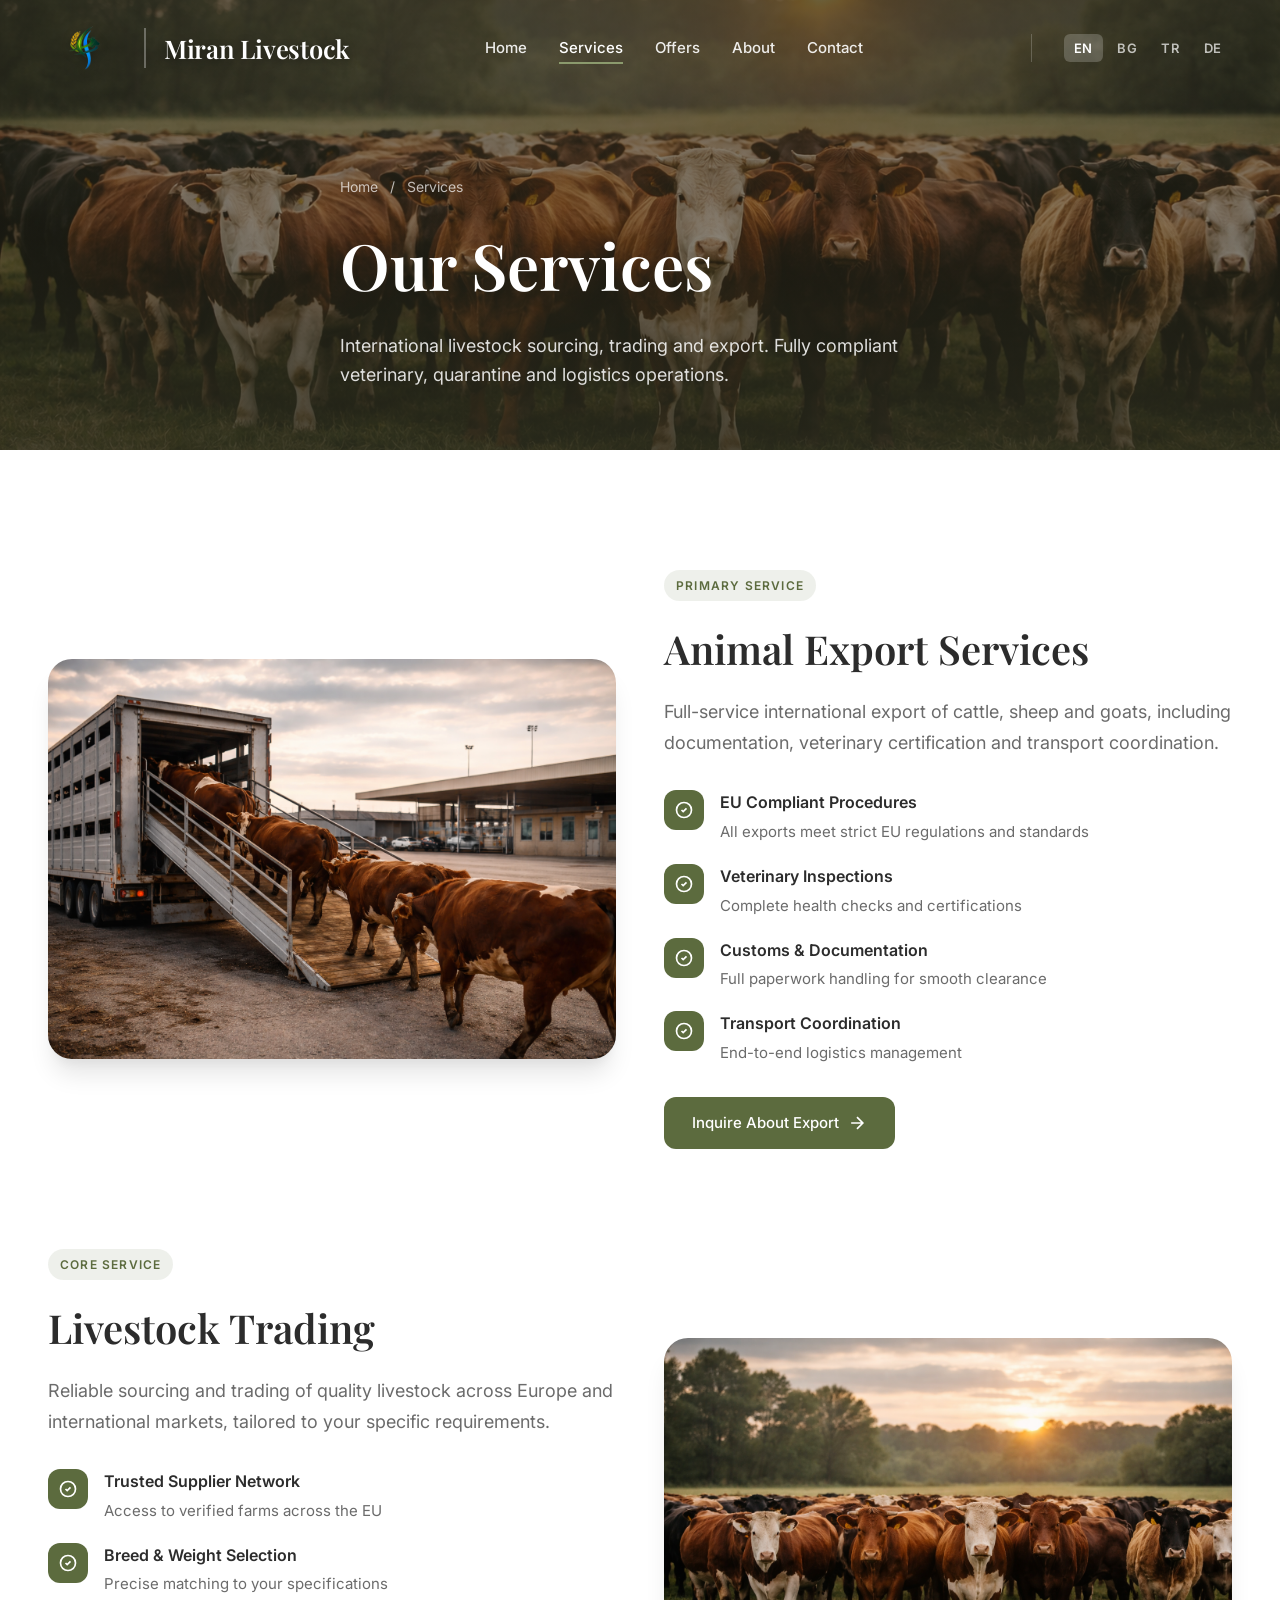
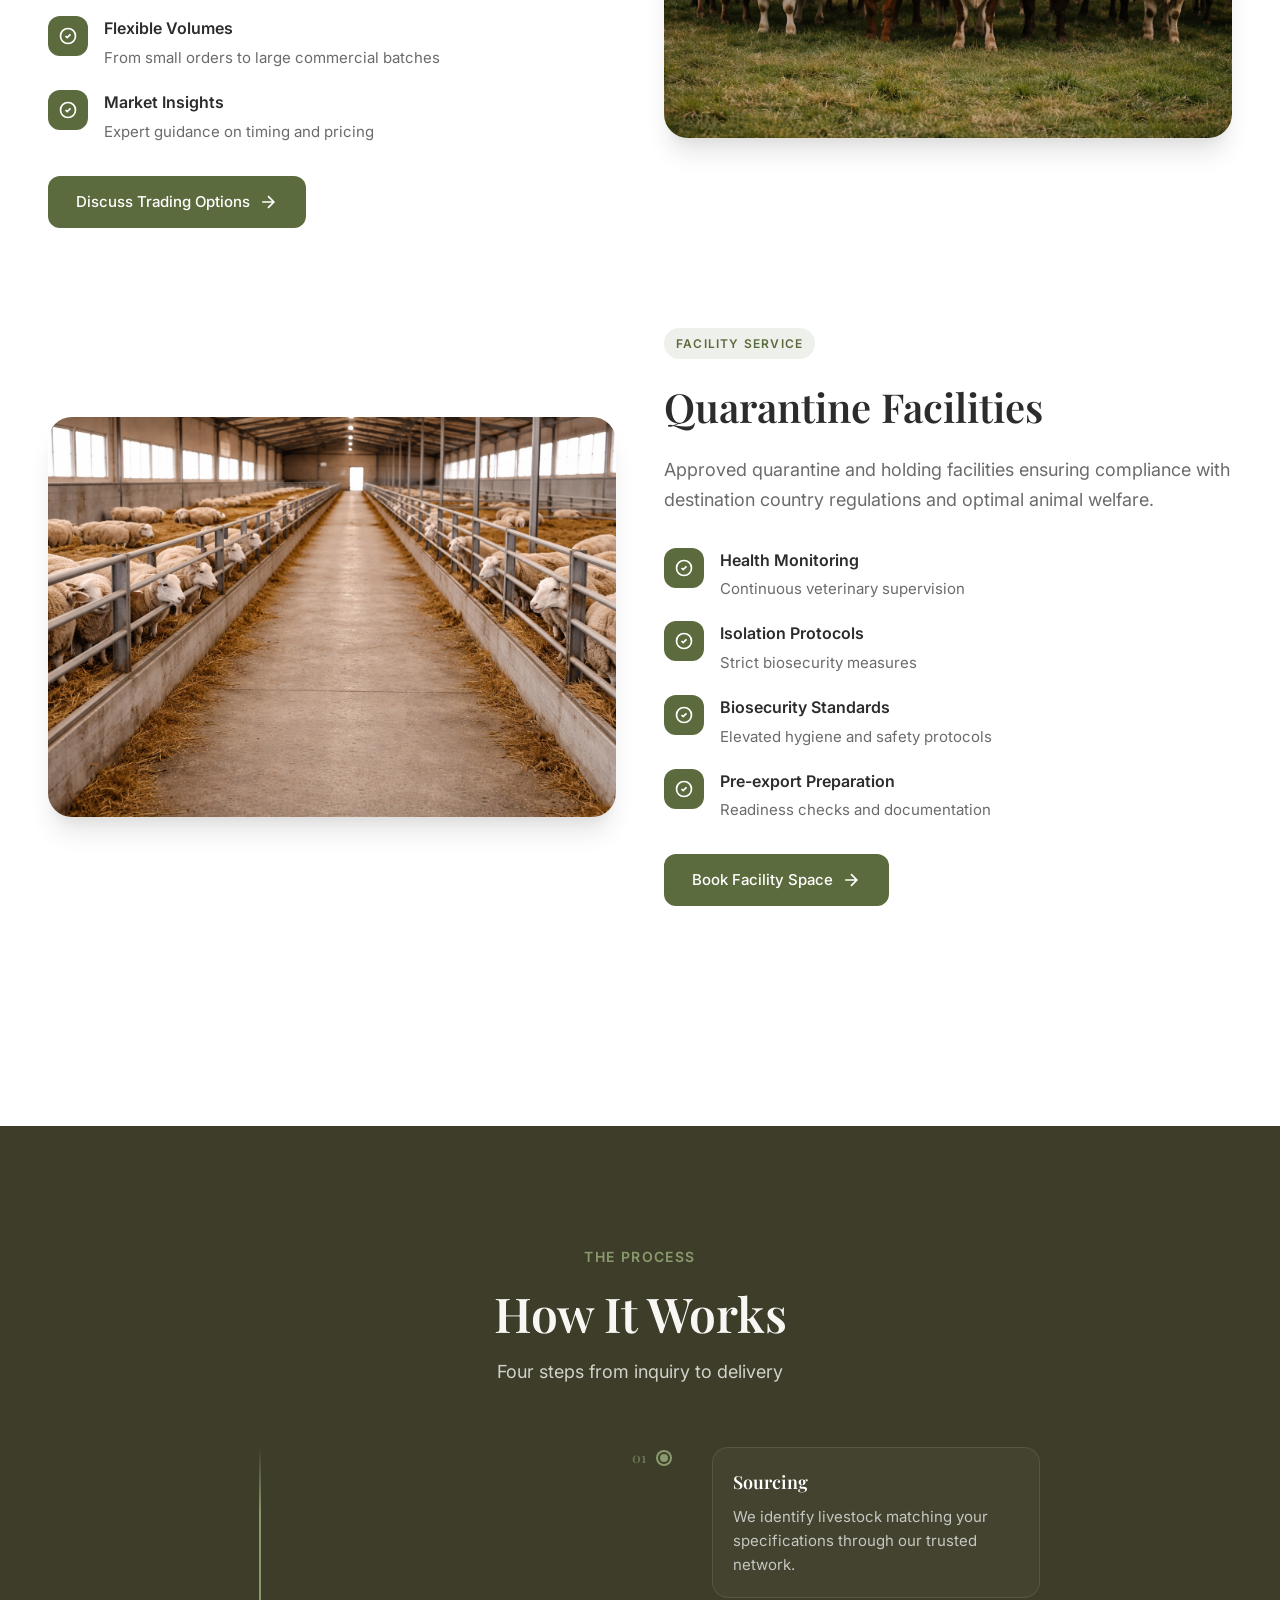
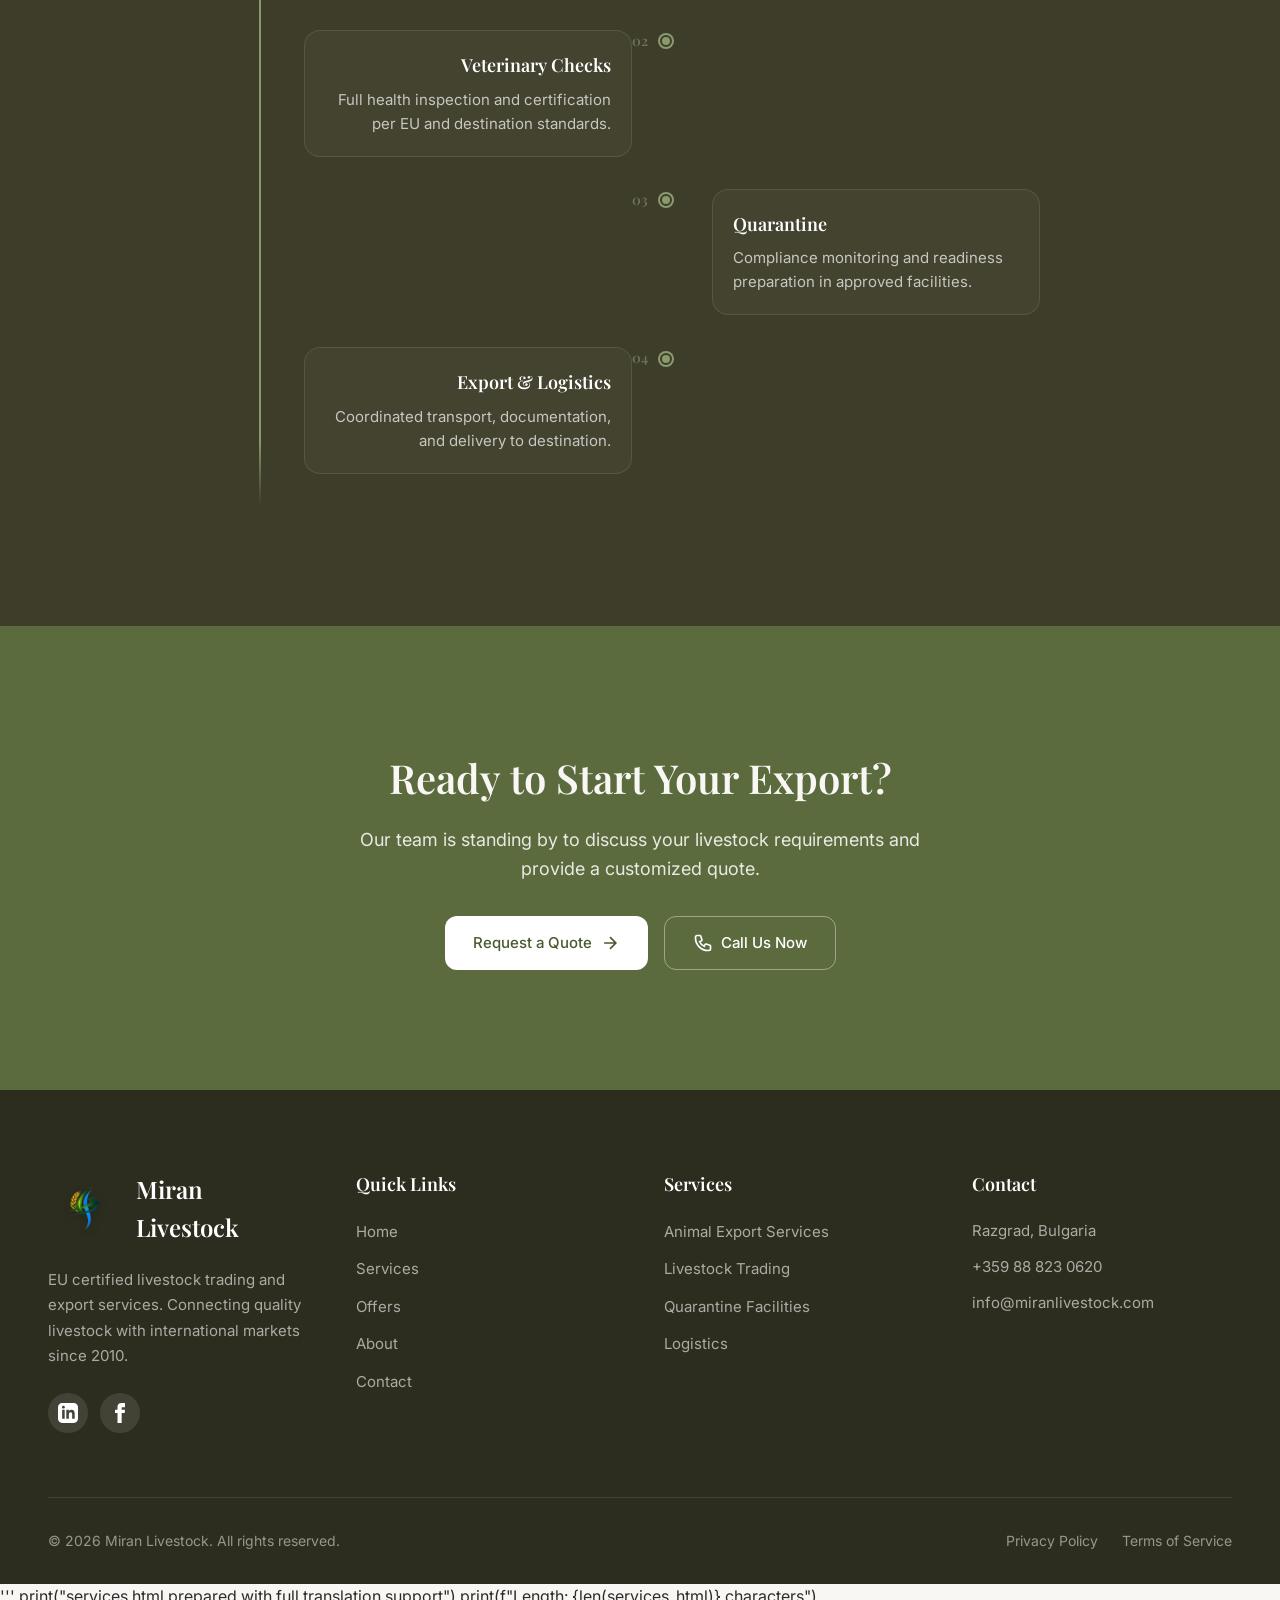
<file: services.html>
<html lang="en">
<head>
  <meta charset="UTF-8">
  <meta name="viewport" content="width=device-width, initial-scale=1.0">
  <title data-i18n="services.meta.title">Services | Miran Livestock</title>
  <meta name="description" data-i18n="services.meta.description" content="Comprehensive livestock services including export, trading, and quarantine facilities.">
  <link rel="stylesheet" href="css/style.css">
  <link rel="preconnect" href="https://fonts.googleapis.com">
  <link rel="preconnect" href="https://fonts.gstatic.com" crossorigin>
  <link href="https://fonts.googleapis.com/css2?family=Inter:wght@300;400;500;600;700&family=Playfair+Display:wght@400;500;600;700&display=swap" rel="stylesheet">
</head>

<body>

<!-- ================= HEADER ================= -->
<header class="header" id="header">
  <div class="container header-inner">
    <a href="index.html" class="logo">
      <img src="img/Miran_Logo.png" alt="Miran Livestock" class="logo-img">
      <span class="logo-text">Miran Livestock</span>
    </a>
    <nav class="desktop-nav">
      <a href="index.html" data-i18n="nav.home">Home</a>
      <a href="services.html" class="active" data-i18n="nav.services">Services</a>
      <a href="offers.html" data-i18n="nav.offers">Offers</a>
      <a href="about.html" data-i18n="nav.about">About</a>
      <a href="contact.html" data-i18n="nav.contact">Contact</a>
    </nav>
      
    <!-- Language Switcher -->
    <div class="language-switcher">
      <button class="lang-btn active" data-lang="en">EN</button>
      <button class="lang-btn" data-lang="bg">BG</button>
      <button class="lang-btn" data-lang="tr">TR</button>
      <button class="lang-btn" data-lang="de">DE</button>
    </div>
      
    <button class="menu-btn" id="menuBtn" aria-label="Open menu">
      <span></span>
      <span></span>
      <span></span>
    </button>
  </div>
</header>

<!-- ================= MOBILE MENU ================= -->
<nav class="side-menu" id="sideMenu">
  <button class="close-btn" id="closeBtn" aria-label="Close menu">×</button>
  <div class="menu-links">
    <a href="index.html" data-i18n="nav.home">Home</a>
    <a href="services.html" class="active" data-i18n="nav.services">Services</a>
    <a href="offers.html" data-i18n="nav.offers">Offers</a>
    <a href="about.html" data-i18n="nav.about">About</a>
    <a href="contact.html" data-i18n="nav.contact">Contact</a>
  </div>
  
  <div class="mobile-lang-switcher">
    <span data-i18n="nav.language">Language:</span>
    <div class="mobile-lang-buttons">
      <button class="lang-btn active" data-lang="en">English</button>
      <button class="lang-btn" data-lang="bg">Български</button>
      <button class="lang-btn" data-lang="tr">Türkçe</button>
      <button class="lang-btn" data-lang="de">Deutsch</button>
    </div>
  </div>
  
  <div class="menu-footer">
    <p>info@miranlivestock.com</p>
    <p>+359 88 823 0620</p>
  </div>
</nav>
<div class="menu-overlay" id="menuOverlay"></div>

<!-- ================= PAGE HERO ================= -->
<section class="page-hero">
  <div class="page-hero-bg">
    <img src="img/Cattle_Herd.png" alt="Our Services" loading="eager">
  </div>
  <div class="hero-overlay"></div>
  
  <div class="container">
    <div class="page-hero-content reveal">
      <span class="breadcrumb">
        <a href="index.html" data-i18n="services.breadcrumb.home">Home</a>
        <span>/</span>
        <span data-i18n="nav.services">Services</span>
      </span>
      <h1 data-i18n="services.hero.title">Our Services</h1>
      <p data-i18n="services.hero.subtitle">International livestock sourcing, trading and export. Fully compliant veterinary, quarantine and logistics operations.</p>
    </div>
  </div>
</section>

<!-- ================= SERVICES DETAIL ================= -->
<section class="services-detail section-padding">
  <div class="container">
    
    <!-- Service 1: Export -->
    <div class="service-detail-block reveal">
      <div class="service-detail-image">
        <img src="img/Cattle_loading.png" alt="Animal Export Services" loading="lazy">
      </div>
      <div class="service-detail-content">
        <div class="service-tag" data-i18n="services.export.tag">Primary Service</div>
        <h2 data-i18n="services.export.title">Animal Export Services</h2>
        <p class="service-lead" data-i18n="services.export.lead">Full-service international export of cattle, sheep and goats, including documentation, veterinary certification and transport coordination.</p>
        
        <div class="service-features">
          <div class="feature">
            <div class="feature-icon">
              <svg viewBox="0 0 24 24" fill="none" stroke="currentColor" stroke-width="2">
                <path d="M9 12l2 2 4-4m6 2a9 9 0 11-18 0 9 9 0 0118 0z"/>
              </svg>
            </div>
            <div>
              <h4 data-i18n="services.export.feature1.title">EU Compliant Procedures</h4>
              <p data-i18n="services.export.feature1.desc">All exports meet strict EU regulations and standards</p>
            </div>
          </div>
          <div class="feature">
            <div class="feature-icon">
              <svg viewBox="0 0 24 24" fill="none" stroke="currentColor" stroke-width="2">
                <path d="M9 12l2 2 4-4m6 2a9 9 0 11-18 0 9 9 0 0118 0z"/>
              </svg>
            </div>
            <div>
              <h4 data-i18n="services.export.feature2.title">Veterinary Inspections</h4>
              <p data-i18n="services.export.feature2.desc">Complete health checks and certifications</p>
            </div>
          </div>
          <div class="feature">
            <div class="feature-icon">
              <svg viewBox="0 0 24 24" fill="none" stroke="currentColor" stroke-width="2">
                <path d="M9 12l2 2 4-4m6 2a9 9 0 11-18 0 9 9 0 0118 0z"/>
              </svg>
            </div>
            <div>
              <h4 data-i18n="services.export.feature3.title">Customs & Documentation</h4>
              <p data-i18n="services.export.feature3.desc">Full paperwork handling for smooth clearance</p>
            </div>
          </div>
          <div class="feature">
            <div class="feature-icon">
              <svg viewBox="0 0 24 24" fill="none" stroke="currentColor" stroke-width="2">
                <path d="M9 12l2 2 4-4m6 2a9 9 0 11-18 0 9 9 0 0118 0z"/>
              </svg>
            </div>
            <div>
              <h4 data-i18n="services.export.feature4.title">Transport Coordination</h4>
              <p data-i18n="services.export.feature4.desc">End-to-end logistics management</p>
            </div>
          </div>
        </div>
        
        <a href="contact.html" class="btn btn-primary">
          <span data-i18n="services.export.cta">Inquire About Export</span>
          <svg width="20" height="20" viewBox="0 0 24 24" fill="none" stroke="currentColor" stroke-width="2">
            <path d="M5 12h14M12 5l7 7-7 7"/>
          </svg>
        </a>
      </div>
    </div>

    <!-- Service 2: Trading -->
    <div class="service-detail-block reverse reveal">
      <div class="service-detail-image">
        <img src="img/Cattle_Herd.png" alt="Livestock Trading" loading="lazy">
      </div>
      <div class="service-detail-content">
        <div class="service-tag" data-i18n="services.trading.tag">Core Service</div>
        <h2 data-i18n="services.trading.title">Livestock Trading</h2>
        <p class="service-lead" data-i18n="services.trading.lead">Reliable sourcing and trading of quality livestock across Europe and international markets, tailored to your specific requirements.</p>
        
        <div class="service-features">
          <div class="feature">
            <div class="feature-icon">
              <svg viewBox="0 0 24 24" fill="none" stroke="currentColor" stroke-width="2">
                <path d="M9 12l2 2 4-4m6 2a9 9 0 11-18 0 9 9 0 0118 0z"/>
              </svg>
            </div>
            <div>
              <h4 data-i18n="services.trading.feature1.title">Trusted Supplier Network</h4>
              <p data-i18n="services.trading.feature1.desc">Access to verified farms across the EU</p>
            </div>
          </div>
          <div class="feature">
            <div class="feature-icon">
              <svg viewBox="0 0 24 24" fill="none" stroke="currentColor" stroke-width="2">
                <path d="M9 12l2 2 4-4m6 2a9 9 0 11-18 0 9 9 0 0118 0z"/>
              </svg>
            </div>
            <div>
              <h4 data-i18n="services.trading.feature2.title">Breed & Weight Selection</h4>
              <p data-i18n="services.trading.feature2.desc">Precise matching to your specifications</p>
            </div>
          </div>
          <div class="feature">
            <div class="feature-icon">
              <svg viewBox="0 0 24 24" fill="none" stroke="currentColor" stroke-width="2">
                <path d="M9 12l2 2 4-4m6 2a9 9 0 11-18 0 9 9 0 0118 0z"/>
              </svg>
            </div>
            <div>
              <h4 data-i18n="services.trading.feature3.title">Flexible Volumes</h4>
              <p data-i18n="services.trading.feature3.desc">From small orders to large commercial batches</p>
            </div>
          </div>
          <div class="feature">
            <div class="feature-icon">
              <svg viewBox="0 0 24 24" fill="none" stroke="currentColor" stroke-width="2">
                <path d="M9 12l2 2 4-4m6 2a9 9 0 11-18 0 9 9 0 0118 0z"/>
              </svg>
            </div>
            <div>
              <h4 data-i18n="services.trading.feature4.title">Market Insights</h4>
              <p data-i18n="services.trading.feature4.desc">Expert guidance on timing and pricing</p>
            </div>
          </div>
        </div>
        
        <a href="contact.html" class="btn btn-primary">
          <span data-i18n="services.trading.cta">Discuss Trading Options</span>
          <svg width="20" height="20" viewBox="0 0 24 24" fill="none" stroke="currentColor" stroke-width="2">
            <path d="M5 12h14M12 5l7 7-7 7"/>
          </svg>
        </a>
      </div>
    </div>

    <!-- Service 3: Quarantine -->
    <div class="service-detail-block reveal">
      <div class="service-detail-image">
        <img src="img/Sheep_pen.png" alt="Quarantine Facilities" loading="lazy">
      </div>
      <div class="service-detail-content">
        <div class="service-tag" data-i18n="services.quarantine.tag">Facility Service</div>
        <h2 data-i18n="services.quarantine.title">Quarantine Facilities</h2>
        <p class="service-lead" data-i18n="services.quarantine.lead">Approved quarantine and holding facilities ensuring compliance with destination country regulations and optimal animal welfare.</p>
        
        <div class="service-features">
          <div class="feature">
            <div class="feature-icon">
              <svg viewBox="0 0 24 24" fill="none" stroke="currentColor" stroke-width="2">
                <path d="M9 12l2 2 4-4m6 2a9 9 0 11-18 0 9 9 0 0118 0z"/>
              </svg>
            </div>
            <div>
              <h4 data-i18n="services.quarantine.feature1.title">Health Monitoring</h4>
              <p data-i18n="services.quarantine.feature1.desc">Continuous veterinary supervision</p>
            </div>
          </div>
          <div class="feature">
            <div class="feature-icon">
              <svg viewBox="0 0 24 24" fill="none" stroke="currentColor" stroke-width="2">
                <path d="M9 12l2 2 4-4m6 2a9 9 0 11-18 0 9 9 0 0118 0z"/>
              </svg>
            </div>
            <div>
              <h4 data-i18n="services.quarantine.feature2.title">Isolation Protocols</h4>
              <p data-i18n="services.quarantine.feature2.desc">Strict biosecurity measures</p>
            </div>
          </div>
          <div class="feature">
            <div class="feature-icon">
              <svg viewBox="0 0 24 24" fill="none" stroke="currentColor" stroke-width="2">
                <path d="M9 12l2 2 4-4m6 2a9 9 0 11-18 0 9 9 0 0118 0z"/>
              </svg>
            </div>
            <div>
              <h4 data-i18n="services.quarantine.feature3.title">Biosecurity Standards</h4>
              <p data-i18n="services.quarantine.feature3.desc">Elevated hygiene and safety protocols</p>
            </div>
          </div>
          <div class="feature">
            <div class="feature-icon">
              <svg viewBox="0 0 24 24" fill="none" stroke="currentColor" stroke-width="2">
                <path d="M9 12l2 2 4-4m6 2a9 9 0 11-18 0 9 9 0 0118 0z"/>
              </svg>
            </div>
            <div>
              <h4 data-i18n="services.quarantine.feature4.title">Pre-export Preparation</h4>
              <p data-i18n="services.quarantine.feature4.desc">Readiness checks and documentation</p>
            </div>
          </div>
        </div>
        
        <a href="contact.html" class="btn btn-primary">
          <span data-i18n="services.quarantine.cta">Book Facility Space</span>
          <svg width="20" height="20" viewBox="0 0 24 24" fill="none" stroke="currentColor" stroke-width="2">
            <path d="M5 12h14M12 5l7 7-7 7"/>
          </svg>
        </a>
      </div>
    </div>

  </div>
</section>

<!-- ================= PROCESS TIMELINE ================= -->
<section class="process-section section-padding bg-dark">
  <div class="container">
    <div class="section-header reveal">
      <span class="section-label" data-i18n="services.process.label">The Process</span>
      <h2 class="section-title light" data-i18n="services.process.title">How It Works</h2>
      <p class="section-desc light" data-i18n="services.process.desc">Four steps from inquiry to delivery</p>
    </div>

    <div class="timeline compact">
      <div class="timeline-line"></div>
      
      <div class="timeline-item reveal">
        <div class="timeline-marker">
          <span class="timeline-number">01</span>
          <div class="timeline-dot"></div>
        </div>
        <div class="timeline-content">
          <h3 data-i18n="services.process.step1">Sourcing</h3>
          <p data-i18n="services.process.step1.desc">We identify livestock matching your specifications through our trusted network.</p>
        </div>
      </div>

      <div class="timeline-item reveal">
        <div class="timeline-marker">
          <span class="timeline-number">02</span>
          <div class="timeline-dot"></div>
        </div>
        <div class="timeline-content">
          <h3 data-i18n="services.process.step2">Veterinary Checks</h3>
          <p data-i18n="services.process.step2.desc">Full health inspection and certification per EU and destination standards.</p>
        </div>
      </div>

      <div class="timeline-item reveal">
        <div class="timeline-marker">
          <span class="timeline-number">03</span>
          <div class="timeline-dot"></div>
        </div>
        <div class="timeline-content">
          <h3 data-i18n="services.process.step3">Quarantine</h3>
          <p data-i18n="services.process.step3.desc">Compliance monitoring and readiness preparation in approved facilities.</p>
        </div>
      </div>

      <div class="timeline-item reveal">
        <div class="timeline-marker">
          <span class="timeline-number">04</span>
          <div class="timeline-dot"></div>
        </div>
        <div class="timeline-content">
          <h3 data-i18n="services.process.step4">Export & Logistics</h3>
          <p data-i18n="services.process.step4.desc">Coordinated transport, documentation, and delivery to destination.</p>
        </div>
      </div>
    </div>
  </div>
</section>

<!-- ================= CTA ================= -->
<section class="cta-section section-padding bg-accent">
  <div class="container">
    <div class="cta-content reveal">
      <h2 data-i18n="services.cta.title">Ready to Start Your Export?</h2>
      <p data-i18n="services.cta.desc">Our team is standing by to discuss your livestock requirements and provide a customized quote.</p>
      <div class="cta-buttons">
        <a href="contact.html" class="btn btn-light">
          <span data-i18n="services.cta.quote">Request a Quote</span>
          <svg width="20" height="20" viewBox="0 0 24 24" fill="none" stroke="currentColor" stroke-width="2">
            <path d="M5 12h14M12 5l7 7-7 7"/>
          </svg>
        </a>
        <a href="tel:+359888230620" class="btn btn-outline-light">
          <svg width="20" height="20" viewBox="0 0 24 24" fill="none" stroke="currentColor" stroke-width="2">
            <path d="M3 5a2 2 0 012-2h3.28a1 1 0 01.948.684l1.498 4.493a1 1 0 01-.502 1.21l-2.257 1.13a11.042 11.042 0 005.516 5.516l1.13-2.257a1 1 0 011.21-.502l4.493 1.498a1 1 0 01.684.949V19a2 2 0 01-2 2h-1C9.716 21 3 14.284 3 6V5z"/>
          </svg>
          <span data-i18n="services.cta.call">Call Us Now</span>
        </a>
      </div>
    </div>
  </div>
</section>

<!-- ================= FOOTER ================= -->
<footer class="footer">
  <div class="container">
    <div class="footer-grid">
      <div class="footer-brand">
        <a href="index.html" class="footer-logo">
          <img src="img/Miran_Logo.png" alt="Miran Livestock" class="logo-img">
          <span>Miran Livestock</span>
        </a>
        <p data-i18n="footer.desc">EU certified livestock trading and export services. Connecting quality livestock with international markets since 2010.</p>
        <div class="footer-social">
          <a href="#" aria-label="LinkedIn">
            <svg viewBox="0 0 24 24" fill="currentColor"><path d="M19 0h-14c-2.761 0-5 2.239-5 5v14c0 2.761 2.239 5 5 5h14c2.762 0 5-2.239 5-5v-14c0-2.761-2.238-5-5-5zm-11 19h-3v-11h3v11zm-1.5-12.268c-.966 0-1.75-.79-1.75-1.764s.784-1.764 1.75-1.764 1.75.79 1.75 1.764-.783 1.764-1.75 1.764zm13.5 12.268h-3v-5.604c0-3.368-4-3.113-4 0v5.604h-3v-11h3v1.765c1.396-2.586 7-2.777 7 2.476v6.759z"/></svg>
          </a>
          <a href="#" aria-label="Facebook">
            <svg viewBox="0 0 24 24" fill="currentColor"><path d="M9 8h-3v4h3v12h5v-12h3.642l.358-4h-4v-1.667c0-.955.192-1.333 1.115-1.333h2.885v-5h-3.808c-3.596 0-5.192 1.583-5.192 4.615v3.385z"/></svg>
          </a>
        </div>
      </div>
      
      <div class="footer-links">
        <h4 data-i18n="footer.links">Quick Links</h4>
        <ul>
          <li><a href="index.html" data-i18n="nav.home">Home</a></li>
          <li><a href="services.html" data-i18n="nav.services">Services</a></li>
          <li><a href="offers.html" data-i18n="nav.offers">Offers</a></li>
          <li><a href="about.html" data-i18n="nav.about">About Us</a></li>
          <li><a href="contact.html" data-i18n="nav.contact">Contact</a></li>
        </ul>
      </div>

      <div class="footer-links">
        <h4 data-i18n="footer.services">Services</h4>
        <ul>
          <li><a href="services.html" data-i18n="services.export.title">Animal Export</a></li>
          <li><a href="services.html" data-i18n="services.trading.title">Livestock Trading</a></li>
          <li><a href="services.html" data-i18n="services.quarantine.title">Quarantine Facilities</a></li>
          <li><a href="services.html" data-i18n="footer.logistics">Logistics</a></li>
        </ul>
      </div>

      <div class="footer-contact">
        <h4 data-i18n="footer.contact">Contact</h4>
        <p>Razgrad, Bulgaria</p>
        <p>+359 88 823 0620</p>
        <p>info@miranlivestock.com</p>
      </div>
    </div>
    
    <div class="footer-bottom">
      <p>&copy; 2026 Miran Livestock. <span data-i18n="footer.rights">All rights reserved.</span></p>
      <div class="footer-legal">
        <a href="#" data-i18n="footer.privacy">Privacy Policy</a>
        <a href="#" data-i18n="footer.terms">Terms of Service</a>
      </div>
    </div>
  </div>
</footer>

<script src="js/lang.js"></script>
<script src="js/main.js"></script>
<script src="js/services.js"></script>
</body>
</html>'''

print("services.html prepared with full translation support")
print(f"Length: {len(services_html)} characters")
</file>
<file: css/style.css>
/* ================= CSS VARIABLES ================= */
:root {
  --color-primary: #5c6b3e;
  --color-primary-dark: #4a5a2f;
  --color-primary-light: #7a8b5c;
  --color-accent: #8b9a6d;
  --color-bg: #f8f7f4;
  --color-bg-dark: #3d3d2a;
  --color-bg-darker: #2d2d1f;
  --color-text: #2c2c2c;
  --color-text-light: #f8f7f4;
  --color-text-muted: #6b6b6b;
  --color-border: rgba(0, 0, 0, 0.1);
  --color-border-light: rgba(255, 255, 255, 0.1);
  
  --font-heading: 'Playfair Display', Georgia, serif;
  --font-body: 'Inter', -apple-system, BlinkMacSystemFont, sans-serif;
  
  --transition-fast: 0.2s ease;
  --transition-base: 0.3s ease;
  --transition-slow: 0.5s ease;
  
  --shadow-sm: 0 1px 2px rgba(0, 0, 0, 0.05);
  --shadow-md: 0 4px 6px -1px rgba(0, 0, 0, 0.1), 0 2px 4px -1px rgba(0, 0, 0, 0.06);
  --shadow-lg: 0 10px 15px -3px rgba(0, 0, 0, 0.1), 0 4px 6px -2px rgba(0, 0, 0, 0.05);
  --shadow-xl: 0 20px 25px -5px rgba(0, 0, 0, 0.1), 0 10px 10px -5px rgba(0, 0, 0, 0.04);
  
  --radius-sm: 6px;
  --radius-md: 12px;
  --radius-lg: 16px;
  --radius-xl: 24px;
}

/* ================= RESET & BASE ================= */
*, *::before, *::after {
  margin: 0;
  padding: 0;
  box-sizing: border-box;
}

html {
  scroll-behavior: smooth;
  font-size: 16px;
}

body {
  font-family: var(--font-body);
  background-color: var(--color-bg);
  color: var(--color-text);
  line-height: 1.6;
  overflow-x: hidden;
}

img {
  max-width: 100%;
  height: auto;
  display: block;
}

a {
  color: inherit;
  text-decoration: none;
  transition: var(--transition-base);
}

/* ================= LAYOUT ================= */
.container {
  max-width: 1280px;
  margin: 0 auto;
  padding: 0 24px;
}

.section-padding {
  padding: 100px 0;
}

.bg-dark {
  background-color: var(--color-bg-dark);
  color: var(--color-text-light);
}

.bg-accent {
  background-color: var(--color-primary);
  color: var(--color-text-light);
}

/* ================= TYPOGRAPHY ================= */
.section-header {
  text-align: center;
  max-width: 640px;
  margin: 0 auto 60px;
}

.section-label {
  display: inline-block;
  font-size: 0.875rem;
  font-weight: 600;
  text-transform: uppercase;
  letter-spacing: 0.1em;
  color: var(--color-primary);
  margin-bottom: 16px;
}

.bg-dark .section-label,
.bg-accent .section-label {
  color: var(--color-accent);
}

.section-title {
  font-family: var(--font-heading);
  font-size: clamp(2rem, 5vw, 3rem);
  font-weight: 600;
  line-height: 1.2;
  margin-bottom: 16px;
  color: var(--color-text);
}

.section-title.light {
  color: var(--color-text-light);
}

.section-desc {
  font-size: 1.125rem;
  color: var(--color-text-muted);
  line-height: 1.6;
}

.section-desc.light {
  color: rgba(248, 247, 244, 0.8);
}

/* ================= BUTTONS ================= */
.btn {
  display: inline-flex;
  align-items: center;
  gap: 8px;
  padding: 14px 28px;
  font-family: var(--font-body);
  font-size: 0.9375rem;
  font-weight: 500;
  border-radius: var(--radius-md);
  border: none;
  cursor: pointer;
  transition: var(--transition-base);
  text-decoration: none;
}

.btn-primary {
  background-color: var(--color-primary);
  color: white;
}

.btn-primary:hover {
  background-color: var(--color-primary-dark);
  transform: translateY(-2px);
  box-shadow: var(--shadow-lg);
}

.btn-outline {
  background-color: transparent;
  color: var(--color-text-light);
  border: 1.5px solid rgba(255, 255, 255, 0.3);
}

.btn-outline:hover {
  background-color: rgba(255, 255, 255, 0.1);
  border-color: rgba(255, 255, 255, 0.5);
}

.btn-light {
  background-color: white;
  color: var(--color-primary-dark);
}

.btn-light:hover {
  background-color: var(--color-bg);
  transform: translateY(-2px);
  box-shadow: var(--shadow-lg);
}

.btn-outline-light {
  background-color: transparent;
  color: white;
  border: 1.5px solid rgba(255, 255, 255, 0.4);
}

.btn-outline-light:hover {
  background-color: rgba(255, 255, 255, 0.1);
  border-color: white;
}

.btn-full {
  width: 100%;
  justify-content: center;
}

/* ================= HEADER ================= */
.header {
  position: fixed;
  top: 0;
  left: 0;
  right: 0;
  z-index: 1000;
  padding: 20px 0;
  transition: var(--transition-base);
  background: transparent;
}

.header.scrolled {
  background: rgba(255, 255, 255, 0.95);
  backdrop-filter: blur(10px);
  box-shadow: var(--shadow-sm);
  padding: 16px 0;
}

.header-inner {
  display: flex;
  align-items: center;
  justify-content: space-between;
}

.logo {
  display: flex;
  align-items: center;
  gap: 18px; /* Slightly more space for bigger logo */
  text-decoration: none;
  padding: 6px 0;
}

.logo-img {
  height: 52px; /* Up from 44px */
  width: auto;
  filter: drop-shadow(0 2px 4px rgba(0,0,0,0.3));
}

.logo-text {
  font-family: var(--font-heading);
  font-size: 1.6rem; /* Slightly bigger to match */
  font-weight: 600;
  color: white;
  letter-spacing: -0.01em;
  text-shadow: 0 2px 8px rgba(0,0,0,0.4);
  padding-left: 18px; /* Match the gap */
  border-left: 2px solid rgba(255,255,255,0.3); /* Slightly thicker divider */
}

/* Scrolled state - smaller but still proportional */
.header.scrolled .logo-img {
  height: 44px;
}

.header.scrolled .logo-text {
  font-size: 1.4rem;
  padding-left: 16px;
  color: var(--color-text);
  text-shadow: none;
  border-left-color: var(--color-border);
}

/* Mobile */
@media (max-width: 768px) {
  .logo-img {
    height: 44px;
  }
  
  .logo-text {
    font-size: 1.3rem;
    padding-left: 14px;
  }
  
  .header.scrolled .logo-img {
    height: 38px;
  }
}

.header.scrolled .logo-img {
  height: 36px;
}

.header.scrolled .logo-text {
  color: var(--color-text);
}

.header {
  padding: 16px 0;
}

.header.scrolled {
  padding: 12px 0;
}

@media (max-width: 768px) {
  .logo-img {
    height: 36px;
  }
  .logo-text {
    font-size: 1.15rem;
  }
}

.desktop-nav {
  display: none;
  align-items: center;
  gap: 32px;
}

.desktop-nav a {
  font-size: 0.9375rem;
  font-weight: 500;
  color: rgba(255, 255, 255, 0.9);
  position: relative;
}

.header.scrolled .desktop-nav a {
  color: var(--color-text);
}

.desktop-nav a::after {
  content: '';
  position: absolute;
  bottom: -4px;
  left: 0;
  width: 0;
  height: 2px;
  background: var(--color-accent);
  transition: var(--transition-base);
}

.desktop-nav a:hover::after,
.desktop-nav a.active::after {
  width: 100%;
}

.desktop-nav a.active {
  color: white;
}

.header.scrolled .desktop-nav a.active {
  color: var(--color-primary);
}

/* Mobile Menu Button */
.menu-btn {
  display: flex;
  flex-direction: column;
  gap: 5px;
  background: none;
  border: none;
  cursor: pointer;
  padding: 8px;
  z-index: 1001;
}

.menu-btn span {
  display: block;
  width: 24px;
  height: 2px;
  background: white;
  transition: var(--transition-base);
  border-radius: 2px;
}

.header.scrolled .menu-btn span {
  background: var(--color-text);
}

/* ================= MOBILE MENU ================= */
.side-menu {
  position: fixed;
  top: 0;
  right: -100%;
  width: 100%;
  max-width: 380px;
  height: 100vh;
  background: var(--color-bg-dark);
  padding: 80px 40px 40px;
  display: flex;
  flex-direction: column;
  transition: right 0.4s cubic-bezier(0.4, 0, 0.2, 1);
  z-index: 2000;
  overflow-y: auto;
}

.side-menu.open {
  right: 0;
}

.close-btn {
  position: absolute;
  top: 24px;
  right: 24px;
  background: none;
  border: none;
  color: white;
  font-size: 2rem;
  cursor: pointer;
  width: 40px;
  height: 40px;
  display: flex;
  align-items: center;
  justify-content: center;
  border-radius: 50%;
  transition: var(--transition-base);
}

.close-btn:hover {
  background: rgba(255, 255, 255, 0.1);
}

.menu-links {
  display: flex;
  flex-direction: column;
  gap: 8px;
  margin-bottom: auto;
}

.menu-links a {
  font-family: var(--font-heading);
  font-size: 1.75rem;
  font-weight: 500;
  color: white;
  padding: 12px 0;
  border-bottom: 1px solid rgba(255, 255, 255, 0.1);
  transition: var(--transition-base);
}

.menu-links a:hover,
.menu-links a.active {
  color: var(--color-accent);
  padding-left: 16px;
}

.menu-footer {
  margin-top: 40px;
  padding-top: 24px;
  border-top: 1px solid rgba(255, 255, 255, 0.1);
  color: rgba(255, 255, 255, 0.6);
  font-size: 0.875rem;
}

.menu-footer p {
  margin-bottom: 8px;
}

.menu-overlay {
  position: fixed;
  inset: 0;
  background: rgba(0, 0, 0, 0.5);
  backdrop-filter: blur(4px);
  opacity: 0;
  visibility: hidden;
  transition: var(--transition-base);
  z-index: 1999;
}

.menu-overlay.show {
  opacity: 1;
  visibility: visible;
}

/* ================= HERO ================= */

.hero {
  position: relative;
  min-height: 100vh;
  display: flex;
  align-items: center;
  justify-content: center;
  overflow: hidden;
}

.hero-bg {
  position: absolute;
  inset: 0;
  z-index: 0;
}

.hero-bg img {
  width: 100%;
  height: 100%;
  object-fit: cover;
  animation: slowZoom 20s ease-in-out infinite alternate;
}

@keyframes slowZoom {
  from { transform: scale(1); }
  to { transform: scale(1.05); }
}

.hero-overlay {
  position: absolute;
  inset: 0;
  background: linear-gradient(to bottom, 
    rgba(45, 45, 31, 0.7) 0%, 
    rgba(45, 45, 31, 0.5) 50%,
    rgba(45, 45, 31, 0.8) 100%
  );
  z-index: 1;
}

.hero-content {
  position: relative;
  z-index: 2;
  text-align: center;
  max-width: 900px;
  padding: 0 24px;
  color: white;
}

.hero-badge {
  display: inline-flex;
  align-items: center;
  gap: 8px;
  background: rgba(255, 255, 255, 0.1);
  backdrop-filter: blur(10px);
  padding: 8px 16px;
  border-radius: 100px;
  font-size: 0.875rem;
  font-weight: 500;
  margin-bottom: 24px;
  border: 1px solid rgba(255, 255, 255, 0.2);
}

@media (max-width: 768px) {
  .hero-badge {
    margin-top: 100px;
    margin-bottom: 20px;
  }
}


.badge-dot {
  width: 8px;
  height: 8px;
  background: #4ade80;
  border-radius: 50%;
  animation: pulse 2s infinite;
}

@keyframes pulse {
  0%, 100% { opacity: 1; }
  50% { opacity: 0.5; }
}

.hero h1 {
  font-family: var(--font-heading);
  font-size: clamp(2.5rem, 6vw, 4.5rem);
  font-weight: 600;
  line-height: 1.1;
  margin-bottom: 24px;
  letter-spacing: -0.02em;
}

.hero-subtitle {
  font-size: clamp(1rem, 2vw, 1.25rem);
  line-height: 1.7;
  color: rgba(255, 255, 255, 0.85);
  max-width: 640px;
  margin: 0 auto 32px;
}

.hero-credibility {
  display: flex;
  flex-wrap: wrap;
  justify-content: center;
  gap: 24px;
  margin-bottom: 40px;
}

.cred-item {
  display: flex;
  align-items: center;
  gap: 8px;
  font-size: 0.9375rem;
  font-weight: 500;
  color: rgba(255, 255, 255, 0.9);
}

.cred-item svg {
  width: 20px;
  height: 20px;
  color: var(--color-accent);
}

.hero-actions {
  display: flex;
  flex-wrap: wrap;
  justify-content: center;
  gap: 16px;
}

.scroll-indicator {
  display: none; /* Hidden by default (mobile) */
}

@media (min-width: 769px) {
  .scroll-indicator {
    display: flex; /* Show on desktop */
    position: absolute;
    bottom: 40px;
    left: 10%;
    transform: translateX(-50%);
    flex-direction: column;
    align-items: center;
    gap: 8px;
    color: rgba(255, 255, 255, 0.9);
    font-size: 0.75rem;
    letter-spacing: 0.1em;
    text-transform: uppercase;
  }
}

.mouse {
  width: 26px;
  height: 40px;
  border: 2px solid rgba(255, 255, 255, 0.4);
  border-radius: 13px;
  position: relative;
}

.wheel {
  width: 4px;
  height: 8px;
  background: rgba(255, 255, 255, 0.6);
  border-radius: 2px;
  position: absolute;
  top: 8px;
  left: 50%;
  transform: translateX(-50%);
  animation: scrollWheel 2s infinite;
}

@keyframes scrollWheel {
  0% { opacity: 1; transform: translateX(-50%) translateY(0); }
  100% { opacity: 0; transform: translateX(-50%) translateY(12px); }
}

/* ================= PAGE HERO ================= */
.page-hero {
  position: relative;
  min-height: 50vh;
  display: flex;
  align-items: flex-end;
  padding: 120px 0 60px;
  overflow: hidden;
}

.page-hero-bg {
  position: absolute;
  inset: 0;
  z-index: 0;
}

.page-hero-bg img {
  width: 100%;
  height: 100%;
  object-fit: cover;
}

.page-hero-content {
  position: relative;
  z-index: 2;
  color: white;
}


.breadcrumb {
  display: flex;
  align-items: center;
  gap: 12px;
  font-size: 0.875rem;
  margin-bottom: 16px;
  color: rgba(255, 255, 255, 0.7);
}

.breadcrumb a:hover {
  color: white;
}

.page-hero-content h1 {
  font-family: var(--font-heading);
  font-size: clamp(2.5rem, 5vw, 4rem);
  font-weight: 600;
  margin-bottom: 16px;
}

.page-hero-content p {
  font-size: 1.125rem;
  max-width: 600px;
  color: rgba(255, 255, 255, 0.85);
}

/* ================= SERVICES ================= */
.services {
  background: white;
}

.service-grid {
  display: grid;
  grid-template-columns: repeat(auto-fit, minmax(320px, 1fr));
  gap: 32px;
}

.service-card {
  background: var(--color-bg);
  border-radius: var(--radius-lg);
  overflow: hidden;
  transition: var(--transition-base);
  border: 1px solid var(--color-border);
}

.service-card:hover {
  transform: translateY(-8px);
  box-shadow: var(--shadow-xl);
}

.service-image {
  position: relative;
  height: 240px;
  overflow: hidden;
}

.service-image img {
  width: 100%;
  height: 100%;
  object-fit: cover;
  transition: transform 0.6s ease;
}

.service-card:hover .service-image img {
  transform: scale(1.05);
}

.service-overlay {
  position: absolute;
  inset: 0;
  background: linear-gradient(to top, rgba(0,0,0,0.4), transparent);
}

.service-content {
  padding: 28px;
  position: relative;
}

.service-icon {
  position: absolute;
  top: -28px;
  right: 28px;
  width: 56px;
  height: 56px;
  background: var(--color-primary);
  border-radius: var(--radius-md);
  display: flex;
  align-items: center;
  justify-content: center;
  color: white;
  box-shadow: var(--shadow-lg);
}

.service-icon svg {
  width: 28px;
  height: 28px;
}

.service-content h3 {
  font-family: var(--font-heading);
  font-size: 1.5rem;
  font-weight: 600;
  margin-bottom: 12px;
  color: var(--color-text);
}

.service-content p {
  color: var(--color-text-muted);
  margin-bottom: 20px;
  line-height: 1.6;
}

.service-link {
  display: inline-flex;
  align-items: center;
  gap: 6px;
  font-weight: 600;
  color: var(--color-primary);
  font-size: 0.9375rem;
}

.service-link:hover {
  gap: 10px;
  color: var(--color-primary-dark);
}

.service-link svg {
  transition: transform var(--transition-base);
}

.service-link:hover svg {
  transform: translateX(4px);
}

/* ================= SERVICES DETAIL PAGE ================= */
.services-detail {
  background: white;
}

.service-detail-block {
  display: grid;
  grid-template-columns: 1fr;
  gap: 48px;
  margin-bottom: 100px;
  align-items: center;
}

.service-detail-block.reverse {
  direction: rtl;
}

.service-detail-block.reverse > * {
  direction: ltr;
}

.service-detail-image {
  border-radius: var(--radius-xl);
  overflow: hidden;
  box-shadow: var(--shadow-xl);
}

.service-detail-image img {
  width: 100%;
  height: 400px;
  object-fit: cover;
}

.service-tag {
  display: inline-block;
  font-size: 0.75rem;
  font-weight: 600;
  text-transform: uppercase;
  letter-spacing: 0.1em;
  color: var(--color-primary);
  background: rgba(92, 107, 62, 0.1);
  padding: 6px 12px;
  border-radius: 100px;
  margin-bottom: 16px;
}

.service-detail-content h2 {
  font-family: var(--font-heading);
  font-size: clamp(1.75rem, 4vw, 2.5rem);
  font-weight: 600;
  margin-bottom: 16px;
  color: var(--color-text);
}

.service-lead {
  font-size: 1.125rem;
  color: var(--color-text-muted);
  margin-bottom: 32px;
  line-height: 1.7;
}

.service-features {
  display: grid;
  gap: 20px;
  margin-bottom: 32px;
}

.feature {
  display: flex;
  gap: 16px;
  align-items: flex-start;
}

.feature-icon {
  flex-shrink: 0;
  width: 40px;
  height: 40px;
  background: var(--color-primary);
  border-radius: var(--radius-md);
  display: flex;
  align-items: center;
  justify-content: center;
  color: white;
}

.feature-icon svg {
  width: 20px;
  height: 20px;
}

.feature h4 {
  font-size: 1rem;
  font-weight: 600;
  margin-bottom: 4px;
  color: var(--color-text);
}

.feature p {
  font-size: 0.9375rem;
  color: var(--color-text-muted);
}

/* ================= PROCESS TIMELINE ================= */
.process-section {
  position: relative;
  overflow: hidden;
}

.timeline {
  position: relative;
  max-width: 800px;
  margin: 0 auto;
}

.timeline-line {
  position: absolute;
  left: 24px;
  top: 0;
  bottom: 0;
  width: 2px;
  background: linear-gradient(to bottom, 
    transparent 0%, 
    var(--color-accent) 10%, 
    var(--color-accent) 90%, 
    transparent 100%
  );
}

.timeline.compact .timeline-line {
  left: 20px;
}

.timeline-item {
  position: relative;
  padding-left: 80px;
  padding-bottom: 48px;
}

.timeline.compact .timeline-item {
  padding-left: 64px;
  padding-bottom: 32px;
}

.timeline-item:last-child {
  padding-bottom: 0;
}

.timeline-marker {
  position: absolute;
  left: 0;
  top: 0;
  display: flex;
  align-items: center;
  gap: 12px;
}

.timeline-number {
  font-family: var(--font-heading);
  font-size: 0.875rem;
  font-weight: 600;
  color: var(--color-accent);
  opacity: 0.6;
}

.timeline-dot {
  width: 16px;
  height: 16px;
  background: var(--color-accent);
  border-radius: 50%;
  border: 3px solid var(--color-bg-dark);
  box-shadow: 0 0 0 3px var(--color-accent);
}

.timeline.compact .timeline-dot {
  width: 12px;
  height: 12px;
  border-width: 2px;
  box-shadow: 0 0 0 2px var(--color-accent);
}

.timeline-content {
  background: rgba(255, 255, 255, 0.03);
  border: 1px solid rgba(255, 255, 255, 0.1);
  border-radius: var(--radius-lg);
  padding: 28px;
  transition: var(--transition-base);
}

.timeline-content:hover {
  background: rgba(255, 255, 255, 0.06);
  transform: translateX(8px);
}

.timeline-icon {
  width: 48px;
  height: 48px;
  background: rgba(139, 154, 109, 0.2);
  border-radius: var(--radius-md);
  display: flex;
  align-items: center;
  justify-content: center;
  color: var(--color-accent);
  margin-bottom: 16px;
}

.timeline-icon svg {
  width: 24px;
  height: 24px;
}

.timeline-content h3 {
  font-family: var(--font-heading);
  font-size: 1.375rem;
  font-weight: 600;
  margin-bottom: 8px;
  color: white;
}

.timeline-content p {
  color: rgba(255, 255, 255, 0.7);
  line-height: 1.6;
  font-size: 0.9375rem;
}

.timeline.compact .timeline-content {
  padding: 20px;
}

.timeline.compact .timeline-content h3 {
  font-size: 1.125rem;
}

/* ================= UPDATES ================= */
.updates {
  background: var(--color-bg);
}

.updates-grid {
  display: grid;
  grid-template-columns: repeat(auto-fit, minmax(300px, 1fr));
  gap: 32px;
}

.update-card {
  background: white;
  border-radius: var(--radius-lg);
  overflow: hidden;
  box-shadow: var(--shadow-sm);
  transition: var(--transition-base);
  border: 1px solid var(--color-border);
}

.update-card:hover {
  transform: translateY(-4px);
  box-shadow: var(--shadow-lg);
}

.update-image {
  height: 220px;
  overflow: hidden;
}

.update-image img {
  width: 100%;
  height: 100%;
  object-fit: cover;
  transition: transform 0.6s ease;
}

.update-card:hover .update-image img {
  transform: scale(1.05);
}

.update-content {
  padding: 24px;
}

.update-date {
  font-size: 0.75rem;
  font-weight: 600;
  text-transform: uppercase;
  letter-spacing: 0.1em;
  color: var(--color-primary);
  margin-bottom: 8px;
  display: block;
}

.update-content h3 {
  font-family: var(--font-heading);
  font-size: 1.25rem;
  font-weight: 600;
  margin-bottom: 8px;
  color: var(--color-text);
}

.update-content p {
  font-size: 0.9375rem;
  color: var(--color-text-muted);
  line-height: 1.6;
}

/* ================= CONTACT ================= */

/* ================= CONTACT PAGE CSS ================= */

/* Contact Info Cards Grid */
.contact-cards-grid {
  display: grid;
  grid-template-columns: repeat(auto-fit, minmax(260px, 1fr));
  gap: 24px;
  margin-bottom: 64px;
}

.contact-card {
  background: white;
  padding: 32px;
  border-radius: var(--radius-lg);
  box-shadow: var(--shadow-sm);
  border: 1px solid var(--color-border);
  transition: var(--transition-base);
}

.contact-card:hover {
  transform: translateY(-4px);
  box-shadow: var(--shadow-lg);
}

/* THIS WAS MISSING - Icon container */
.contact-card-icon {
  width: 56px;
  height: 56px;
  background: rgba(92, 107, 62, 0.1);
  border-radius: var(--radius-md);
  display: flex;
  align-items: center;
  justify-content: center;
  margin-bottom: 20px;
  color: var(--color-primary);
}

/* Force SVG to stay small */
.contact-card-icon svg {
  width: 24px;
  height: 24px;
  flex-shrink: 0;
}

/* WhatsApp card styling */
.whatsapp-card {
  background: #f0fdf4;
  border-color: #86efac;
}

.whatsapp-card .contact-card-icon {
  background: #25d366;
  color: white;
}

/* Contact Card Typography */
.contact-card h3 {
  font-family: var(--font-heading);
  font-size: 1.25rem;
  font-weight: 600;
  margin-bottom: 12px;
  color: var(--color-text);
}

.contact-card-main {
  font-size: 1rem;
  font-weight: 500;
  color: var(--color-text);
  margin-bottom: 4px;
  line-height: 1.5;
}

.contact-card-sub {
  font-size: 0.875rem;
  color: var(--color-text-muted);
  margin-bottom: 16px;
}

.contact-card-link {
  display: inline-flex;
  align-items: center;
  gap: 6px;
  font-weight: 600;
  color: var(--color-primary);
  font-size: 0.9375rem;
}

.contact-card-link:hover {
  gap: 10px;
}

/* Form & Map Layout */
.contact-main-grid {
  display: grid;
  grid-template-columns: 1fr;
  gap: 48px;
}

@media (min-width: 992px) {
  .contact-main-grid {
    grid-template-columns: 1.2fr 1fr;
  }
}

.contact-form-wrapper {
  background: white;
  padding: 40px;
  border-radius: var(--radius-xl);
  box-shadow: var(--shadow-xl);
}

.contact-form-wrapper h2 {
  font-family: var(--font-heading);
  font-size: 1.75rem;
  font-weight: 600;
  margin-bottom: 8px;
  color: var(--color-text);
}

.form-intro {
  color: var(--color-text-muted);
  margin-bottom: 28px;
  font-size: 0.9375rem;
}

/* Map container */
.map-container {
  width: 100%;
  height: 300px;
  border-radius: var(--radius-lg);
  overflow: hidden;
}

.map-container iframe {
  width: 100%;
  height: 100%;
  border: none;
}

/* Office hours */
.office-info {
  background: rgba(255, 255, 255, 0.03);
  border: 1px solid rgba(255, 255, 255, 0.1);
  border-radius: var(--radius-lg);
  padding: 28px;
  color: white;
}

.office-hours h4 {
  font-size: 0.875rem;
  font-weight: 600;
  text-transform: uppercase;
  letter-spacing: 0.1em;
  color: var(--color-accent);
  margin-bottom: 12px;
}

.office-hours ul {
  list-style: none;
  display: flex;
  flex-direction: column;
  gap: 8px;
}

.office-hours li {
  font-size: 0.9375rem;
  color: rgba(255, 255, 255, 0.7);
  display: flex;
  justify-content: space-between;
}

/* FAQ Accordion */
.faq-grid {
  max-width: 800px;
  margin: 0 auto;
  display: flex;
  flex-direction: column;
  gap: 16px;
}

.faq-item {
  background: white;
  border-radius: var(--radius-md);
  border: 1px solid var(--color-border);
  overflow: hidden;
}

.faq-question {
  display: flex;
  justify-content: space-between;
  align-items: center;
  padding: 20px 24px;
  cursor: pointer;
  transition: var(--transition-base);
}

.faq-question:hover {
  background: var(--color-bg);
}

.faq-question h4 {
  font-size: 1rem;
  font-weight: 600;
  color: var(--color-text);
  padding-right: 16px;
}

.faq-toggle {
  font-size: 1.5rem;
  font-weight: 300;
  color: var(--color-primary);
  flex-shrink: 0;
  transition: transform 0.3s ease;
}

.faq-item.active .faq-toggle {
  transform: rotate(45deg);
}

.faq-answer {
  max-height: 0;
  overflow: hidden;
  transition: max-height 0.3s ease;
}

.faq-item.active .faq-answer {
  max-height: 300px;
}

.faq-answer p {
  padding: 0 24px 20px;
  color: var(--color-text-muted);
  line-height: 1.7;
  font-size: 0.9375rem;
}
.contact-wrapper {
  display: grid;
  grid-template-columns: 1fr;
  gap: 64px;
  align-items: start;
}

.contact-info h2 {
  font-family: var(--font-heading);
  font-size: clamp(2rem, 4vw, 3rem);
  font-weight: 600;
  margin-bottom: 16px;
  line-height: 1.2;
}

.contact-desc {
  font-size: 1.125rem;
  color: rgba(255, 255, 255, 0.85);
  margin-bottom: 40px;
  max-width: 480px;
}

.contact-details {
  display: flex;
  flex-direction: column;
  gap: 24px;
}

.contact-item {
  display: flex;
  align-items: center;
  gap: 16px;
}

.contact-icon {
  width: 48px;
  height: 48px;
  background: rgba(255, 255, 255, 0.1);
  border-radius: var(--radius-md);
  display: flex;
  align-items: center;
  justify-content: center;
  color: white;
  flex-shrink: 0;
}

.contact-icon svg {
  width: 24px;
  height: 24px;
}

.contact-label {
  display: block;
  font-size: 0.75rem;
  text-transform: uppercase;
  letter-spacing: 0.1em;
  opacity: 0.7;
  margin-bottom: 4px;
}

.contact-item a,
.contact-item p {
  font-size: 1.125rem;
  font-weight: 500;
  color: white;
}

.contact-item a:hover {
  opacity: 0.8;
}

/* Contact Form */
.contact-form {
  background: white;
  padding: 40px;
  border-radius: var(--radius-xl);
  box-shadow: var(--shadow-xl);
}

.contact-form h3 {
  font-family: var(--font-heading);
  font-size: 1.5rem;
  font-weight: 600;
  margin-bottom: 28px;
  color: var(--color-text);
}

.form-row {
  display: grid;
  grid-template-columns: 1fr 1fr;
  gap: 20px;
}

.form-group {
  position: relative;
  margin-bottom: 20px;
}

.form-group input,
.form-group select,
.form-group textarea {
  width: 100%;
  padding: 16px;
  border: 1.5px solid var(--color-border);
  border-radius: var(--radius-md);
  font-family: var(--font-body);
  font-size: 0.9375rem;
  background: transparent;
  transition: var(--transition-base);
  color: var(--color-text);
}

.form-group input:focus,
.form-group select:focus,
.form-group textarea:focus {
  outline: none;
  border-color: var(--color-primary);
  box-shadow: 0 0 0 3px rgba(92, 107, 62, 0.1);
}

.form-group label {
  position: absolute;
  left: 16px;
  top: 16px;
  font-size: 0.9375rem;
  color: var(--color-text-muted);
  pointer-events: none;
  transition: var(--transition-base);
  background: white;
  padding: 0 4px;
}

.form-group input:focus + label,
.form-group input:not(:placeholder-shown) + label,
.form-group textarea:focus + label,
.form-group textarea:not(:placeholder-shown) + label {
  top: -8px;
  font-size: 0.75rem;
  color: var(--color-primary);
  font-weight: 500;
}

.form-group select {
  appearance: none;
  cursor: pointer;
}

.form-group select:invalid {
  color: var(--color-text-muted);
}

.select-label {
  top: -8px !important;
  font-size: 0.75rem !important;
  color: var(--color-primary) !important;
  font-weight: 500 !important;
}

/* ================= ABOUT PAGE ================= */
.about-section {
  background: white;
}

.about-grid {
  display: grid;
  grid-template-columns: 1fr;
  gap: 48px;
  align-items: center;
}

.about-image {
  position: relative;
  border-radius: var(--radius-xl);
  overflow: hidden;
}

.about-image img {
  width: 100%;
  height: 500px;
  object-fit: cover;
}

.experience-badge {
  position: absolute;
  bottom: 24px;
  right: 24px;
  background: var(--color-primary);
  color: white;
  padding: 24px 32px;
  border-radius: var(--radius-lg);
  text-align: center;
  box-shadow: var(--shadow-xl);
}

.exp-number {
  display: block;
  font-family: var(--font-heading);
  font-size: 3rem;
  font-weight: 700;
  line-height: 1;
}

.exp-text {
  font-size: 0.875rem;
  opacity: 0.9;
}

.about-content .section-label {
  margin-bottom: 16px;
}

.about-content h2 {
  font-family: var(--font-heading);
  font-size: clamp(1.75rem, 4vw, 2.5rem);
  font-weight: 600;
  margin-bottom: 20px;
  color: var(--color-text);
}

.about-content .lead {
  font-size: 1.125rem;
  color: var(--color-text-muted);
  margin-bottom: 20px;
  line-height: 1.7;
}

.about-content p {
  color: var(--color-text-muted);
  margin-bottom: 16px;
  line-height: 1.7;
}

.about-stats {
  display: grid;
  grid-template-columns: repeat(3, 1fr);
  gap: 24px;
  margin-top: 40px;
  padding-top: 32px;
  border-top: 1px solid var(--color-border);
}

.stat {
  text-align: center;
}

.stat-number {
  display: block;
  font-family: var(--font-heading);
  font-size: 2rem;
  font-weight: 700;
  color: var(--color-primary);
  margin-bottom: 4px;
}

.stat-label {
  font-size: 0.875rem;
  color: var(--color-text-muted);
}

/* Values Section */
.values-grid {
  display: grid;
  grid-template-columns: repeat(auto-fit, minmax(260px, 1fr));
  gap: 24px;
}

.value-card {
  background: rgba(255, 255, 255, 0.03);
  border: 1px solid rgba(255, 255, 255, 0.1);
  border-radius: var(--radius-lg);
  padding: 32px;
  transition: var(--transition-base);
}

.value-card:hover {
  background: rgba(255, 255, 255, 0.06);
  transform: translateY(-4px);
}

.value-icon {
  width: 56px;
  height: 56px;
  background: rgba(139, 154, 109, 0.2);
  border-radius: var(--radius-md);
  display: flex;
  align-items: center;
  justify-content: center;
  color: var(--color-accent);
  margin-bottom: 20px;
}

.value-icon svg {
  width: 28px;
  height: 28px;
}

.value-card h3 {
  font-family: var(--font-heading);
  font-size: 1.25rem;
  font-weight: 600;
  margin-bottom: 12px;
  color: white;
}

.value-card p {
  font-size: 0.9375rem;
  color: rgba(255, 255, 255, 0.7);
  line-height: 1.6;
}

/* ================= CTA SECTION ================= */
.cta-section {
  text-align: center;
}

.cta-content h2 {
  font-family: var(--font-heading);
  font-size: clamp(1.75rem, 4vw, 2.5rem);
  font-weight: 600;
  margin-bottom: 16px;
}

.cta-content p {
  font-size: 1.125rem;
  opacity: 0.9;
  max-width: 560px;
  margin: 0 auto 32px;
}

.cta-buttons {
  display: flex;
  flex-wrap: wrap;
  justify-content: center;
  gap: 16px;
}

/* ================= FOOTER ================= */
.footer {
  background: var(--color-bg-darker);
  color: rgba(255, 255, 255, 0.8);
  padding: 80px 0 32px;
}

.footer-grid {
  display: grid;
  grid-template-columns: repeat(auto-fit, minmax(200px, 1fr));
  gap: 48px;
  margin-bottom: 64px;
}

.footer-brand {
  max-width: 320px;
}

.footer-logo {
  display: flex;
  align-items: center;
  gap: 10px;
  font-family: var(--font-heading);
  font-size: 1.5rem;
  font-weight: 600;
  color: white;
  margin-bottom: 20px;
}

.footer-brand p {
  font-size: 0.9375rem;
  line-height: 1.7;
  color: rgba(255, 255, 255, 0.6);
  margin-bottom: 24px;
}

.footer-social {
  display: flex;
  gap: 12px;
}

.footer-social a {
  width: 40px;
  height: 40px;
  background: rgba(255, 255, 255, 0.1);
  border-radius: 50%;
  display: flex;
  align-items: center;
  justify-content: center;
  color: white;
  transition: var(--transition-base);
}

.footer-social a:hover {
  background: var(--color-primary);
  transform: translateY(-2px);
}

.footer-social svg {
  width: 20px;
  height: 20px;
}

.footer-links h4,
.footer-contact h4 {
  font-family: var(--font-heading);
  font-size: 1.125rem;
  font-weight: 600;
  color: white;
  margin-bottom: 20px;
}

.footer-links ul {
  list-style: none;
}

.footer-links li {
  margin-bottom: 12px;
}

.footer-links a {
  font-size: 0.9375rem;
  color: rgba(255, 255, 255, 0.6);
  transition: var(--transition-base);
}

.footer-links a:hover {
  color: white;
  padding-left: 4px;
}

.footer-contact p {
  font-size: 0.9375rem;
  margin-bottom: 12px;
  color: rgba(255, 255, 255, 0.6);
}

.footer-bottom {
  display: flex;
  flex-direction: column;
  gap: 16px;
  padding-top: 32px;
  border-top: 1px solid rgba(255, 255, 255, 0.1);
  text-align: center;
}

.footer-bottom p {
  font-size: 0.875rem;
  color: rgba(255, 255, 255, 0.5);
}

.footer-legal {
  display: flex;
  justify-content: center;
  gap: 24px;
}

.footer-legal a {
  font-size: 0.875rem;
  color: rgba(255, 255, 255, 0.5);
}

.footer-legal a:hover {
  color: white;
}

/* ================= ANIMATIONS ================= */
.reveal {
  opacity: 0;
  transform: translateY(30px);
  transition: opacity 0.8s ease, transform 0.8s ease;
}

.reveal.active {
  opacity: 1;
  transform: translateY(0);
}

/* ================= RESPONSIVE ================= */
@media (min-width: 768px) {
  .desktop-nav {
    display: flex;
  }
  
  .menu-btn {
    display: none;
  }
  
  .contact-wrapper {
    grid-template-columns: 1fr 1fr;
  }
  
  .about-grid {
    grid-template-columns: 1fr 1fr;
  }
  
  .service-detail-block {
    grid-template-columns: 1fr 1fr;
  }
  
  .footer-bottom {
    flex-direction: row;
    justify-content: space-between;
    text-align: left;
  }
  
  .timeline-line {
    left: 50%;
    transform: translateX(-50%);
  }
  
  .timeline-item {
    padding-left: 0;
    display: grid;
    grid-template-columns: 1fr 80px 1fr;
    align-items: start;
  }
  
  .timeline-item:nth-child(odd) .timeline-content {
    grid-column: 1;
    text-align: right;
  }
  
  .timeline-item:nth-child(odd) .timeline-marker {
    grid-column: 2;
    justify-content: center;
  }
  
  .timeline-item:nth-child(even) .timeline-content {
    grid-column: 3;
  }
  
  .timeline-item:nth-child(even) .timeline-marker {
    grid-column: 2;
    grid-row: 1;
    justify-content: center;
  }
  
  .timeline-item:nth-child(odd) .timeline-content:hover {
    transform: translateX(-8px);
  }
}

@media (min-width: 1024px) {
  .container {
    padding: 0 48px;
  }
  
  .section-padding {
    padding: 120px 0;
  }
}

@media (max-width: 767px) {
  .form-row {
    grid-template-columns: 1fr;
  }
  
  .about-stats {
    grid-template-columns: 1fr;
    gap: 16px;
  }
  
  .timeline-item {
    padding-left: 48px;
  }
  
  .timeline-line {
    left: 15px;
  }
}

/* ================= NEW COMPONENTS ================= */

/* Catalog/Filters */
.catalog-filters {
  display: flex;
  gap: 12px;
  justify-content: center;
  margin-bottom: 48px;
  flex-wrap: wrap;
}

.filter-btn {
  padding: 12px 28px;
  border: 1.5px solid var(--color-border);
  background: white;
  border-radius: 100px;
  font-family: var(--font-body);
  font-size: 0.9375rem;
  font-weight: 500;
  cursor: pointer;
  transition: var(--transition-base);
}

.filter-btn:hover,
.filter-btn.active {
  background: var(--color-primary);
  color: white;
  border-color: var(--color-primary);
}

/* Livestock Cards */
.catalog-grid {
  display: grid;
  grid-template-columns: repeat(auto-fill, minmax(340px, 1fr));
  gap: 32px;
}

.livestock-card {
  background: white;
  border-radius: var(--radius-lg);
  overflow: hidden;
  box-shadow: var(--shadow-sm);
  transition: var(--transition-base);
  border: 1px solid var(--color-border);
}

.livestock-card:hover {
  transform: translateY(-8px);
  box-shadow: var(--shadow-xl);
}

.livestock-card.hidden {
  display: none;
}

.livestock-image {
  position: relative;
  height: 240px;
  overflow: hidden;
}

.livestock-image img {
  width: 100%;
  height: 100%;
  object-fit: cover;
  transition: transform 0.6s ease;
}

.livestock-card:hover .livestock-image img {
  transform: scale(1.05);
}

.livestock-badge {
  position: absolute;
  top: 16px;
  right: 16px;
  background: #22c55e;
  color: white;
  padding: 6px 14px;
  border-radius: 100px;
  font-size: 0.75rem;
  font-weight: 600;
  text-transform: uppercase;
}

.livestock-badge[data-status="coming"] {
  background: #f59e0b;
}

.livestock-info {
  padding: 28px;
}

.livestock-info h3 {
  font-family: var(--font-heading);
  font-size: 1.375rem;
  font-weight: 600;
  margin-bottom: 12px;
  color: var(--color-text);
}

.livestock-meta {
  display: flex;
  gap: 20px;
  margin-bottom: 20px;
  font-size: 0.875rem;
  color: var(--color-text-muted);
}

.livestock-specs {
  display: grid;
  grid-template-columns: repeat(3, 1fr);
  gap: 12px;
  margin-bottom: 24px;
  padding: 16px;
  background: var(--color-bg);
  border-radius: var(--radius-md);
}

.spec {
  text-align: center;
}

.spec span {
  display: block;
  font-size: 0.6875rem;
  text-transform: uppercase;
  letter-spacing: 0.05em;
  color: var(--color-text-muted);
  margin-bottom: 4px;
}

.spec {
  font-weight: 600;
  color: var(--color-text);
  font-size: 0.9375rem;
}

.btn-sm {
  padding: 12px 24px;
  font-size: 0.9375rem;
  width: 100%;
  justify-content: center;
}

/* Testimonials (for future use) */
.testimonials-grid {
  display: grid;
  grid-template-columns: repeat(auto-fit, minmax(300px, 1fr));
  gap: 32px;
  margin-top: 48px;
}

.testimonial-card {
  background: white;
  padding: 32px;
  border-radius: var(--radius-lg);
  box-shadow: var(--shadow-sm);
  border: 1px solid var(--color-border);
}

.testimonial-stars {
  color: #fbbf24;
  font-size: 1.25rem;
  margin-bottom: 16px;
  letter-spacing: 2px;
}

.testimonial-card p {
  font-size: 1.0625rem;
  line-height: 1.7;
  color: var(--color-text);
  margin-bottom: 20px;
  font-style: italic;
}

.testimonial-author strong {
  display: block;
  color: var(--color-text);
  margin-bottom: 4px;
}

.testimonial-author span {
  font-size: 0.875rem;
  color: var(--color-text-muted);
}

/* Contact Methods */
.contact-methods {
  display: grid;
  grid-template-columns: repeat(3, 1fr);
  gap: 24px;
  margin-top: 40px;
}

.contact-method {
  display: flex;
  flex-direction: column;
  align-items: center;
  gap: 12px;
  padding: 32px 24px;
  background: rgba(255,255,255,0.05);
  border-radius: var(--radius-lg);
  border: 1px solid rgba(255,255,255,0.1);
  transition: var(--transition-base);
}

.contact-method:hover {
  background: rgba(255,255,255,0.1);
  transform: translateY(-4px);
}

.method-icon {
  font-size: 2rem;
}

.contact-method span {
  font-weight: 600;
  color: white;
}

.contact-method.whatsapp {
  background: #25d366;
  border-color: #25d366;
}

.contact-method.whatsapp:hover {
  background: #128c7e;
  border-color: #128c7e;
}

/* Counter Animation Stats */
.stat-number {
  font-family: var(--font-heading);
  font-size: 4rem;
  font-weight: 700;
  color: var(--color-accent);
  line-height: 1;
}

/* Video Section */
.video-section {
  position: relative;
  height: 70vh;
  overflow: hidden;
}

.video-container {
  position: relative;
  width: 100%;
  height: 100%;
}

.video-container video {
  width: 100%;
  height: 100%;
  object-fit: cover;
}

.video-play-btn {
  position: absolute;
  top: 50%;
  left: 50%;
  transform: translate(-50%, -50%);
  width: 100px;
  height: 100px;
  background: rgba(255,255,255,0.95);
  border: none;
  border-radius: 50%;
  cursor: pointer;
  display: flex;
  align-items: center;
  justify-content: center;
  transition: var(--transition-base);
  z-index: 2;
}

.video-play-btn:hover {
  transform: translate(-50%, -50%) scale(1.1);
  background: white;
}

.video-play-btn svg {
  width: 40px;
  height: 40px;
  fill: var(--color-primary);
  margin-left: 4px;
}

.video-overlay {
  position: absolute;
  bottom: 0;
  left: 0;
  right: 0;
  padding: 60px;
  background: linear-gradient(to top, rgba(0,0,0,0.8), transparent);
  color: white;
  z-index: 1;
}

.video-overlay h3 {
  font-family: var(--font-heading);
  font-size: 2.5rem;
  margin-bottom: 8px;
}

/* Responsive */
@media (max-width: 768px) {
  .catalog-grid {
    grid-template-columns: 1fr;
  }
  
  .contact-methods {
    grid-template-columns: 1fr;
  }
  
  .livestock-specs {
    grid-template-columns: repeat(3, 1fr);
  }
}

/* ================= LANGUAGE SWITCHER ================= */

.language-switcher {
  display: none;
  align-items: center;
  gap: 4px;
  margin-left: 32px;
  padding-left: 32px;
  border-left: 1px solid rgba(255, 255, 255, 0.2);
}

.header.scrolled .language-switcher {
  border-left-color: var(--color-border);
}

.lang-btn {
  padding: 6px 10px;
  border: none;
  background: transparent;
  color: rgba(255, 255, 255, 0.7);
  font-family: var(--font-body);
  font-size: 0.8125rem;
  font-weight: 600;
  cursor: pointer;
  border-radius: var(--radius-sm);
  transition: var(--transition-base);
  text-transform: uppercase;
  letter-spacing: 0.05em;
}

.header.scrolled .lang-btn {
  color: var(--color-text-muted);
}

.lang-btn:hover {
  color: white;
  background: rgba(255, 255, 255, 0.1);
}

.header.scrolled .lang-btn:hover {
  color: var(--color-text);
  background: var(--color-bg);
}

.lang-btn.active {
  color: white;
  background: rgba(255, 255, 255, 0.2);
}

.header.scrolled .lang-btn.active {
  color: var(--color-primary);
  background: rgba(92, 107, 62, 0.1);
}

/* Mobile Language Switcher */
.mobile-lang-switcher {
  margin-top: 32px;
  padding-top: 24px;
  border-top: 1px solid rgba(255, 255, 255, 0.1);
}

.mobile-lang-switcher > span {
  display: block;
  font-size: 0.75rem;
  text-transform: uppercase;
  letter-spacing: 0.1em;
  color: rgba(255, 255, 255, 0.5);
  margin-bottom: 12px;
}

.mobile-lang-buttons {
  display: flex;
  flex-wrap: wrap;
  gap: 8px;
}

.mobile-lang-switcher .lang-btn {
  color: rgba(255, 255, 255, 0.7);
  border: 1px solid rgba(255, 255, 255, 0.2);
  padding: 8px 16px;
  font-size: 0.875rem;
  text-transform: none;
}

.mobile-lang-switcher .lang-btn.active {
  color: var(--color-accent);
  border-color: var(--color-accent);
  background: rgba(139, 154, 109, 0.1);
}

/* RTL Support for Turkish */
[lang="tr"] .service-detail-block.reverse {
  direction: rtl;
}

[lang="tr"] .service-detail-block.reverse > * {
  direction: ltr;
}

/* Show language switcher on desktop */
@media (min-width: 1024px) {
  .language-switcher {
    display: flex;
  }
}

/* ================= ABOUT PAGE SPECIFIC STYLES ================= */

.about-hero .page-hero-bg img {
  object-position: center 30%;
}

/* Story Section */
.story-section {
  background: white;
}

.story-grid {
  display: grid;
  grid-template-columns: 1fr;
  gap: 64px;
  align-items: center;
}

.story-image {
  position: relative;
  border-radius: var(--radius-xl);
  overflow: hidden;
}

.story-image img {
  width: 100%;
  height: 500px;
  object-fit: cover;
}

.experience-badge {
  position: absolute;
  bottom: 32px;
  right: 32px;
  background: var(--color-primary);
  color: white;
  padding: 28px 36px;
  border-radius: var(--radius-lg);
  text-align: center;
  box-shadow: var(--shadow-xl);
}

.exp-number {
  display: block;
  font-family: var(--font-heading);
  font-size: 3.5rem;
  font-weight: 700;
  line-height: 1;
  margin-bottom: 4px;
}

.exp-text {
  font-size: 0.875rem;
  opacity: 0.9;
  line-height: 1.4;
}

.story-content .section-label {
  margin-bottom: 16px;
}

.story-content h2 {
  font-family: var(--font-heading);
  font-size: clamp(1.75rem, 4vw, 2.5rem);
  font-weight: 600;
  margin-bottom: 20px;
  color: var(--color-text);
}

.story-content .lead {
  font-size: 1.125rem;
  color: var(--color-text-muted);
  margin-bottom: 20px;
  line-height: 1.7;
}

.story-content p {
  color: var(--color-text-muted);
  margin-bottom: 16px;
  line-height: 1.7;
}

.story-stats {
  display: grid;
  grid-template-columns: repeat(3, 1fr);
  gap: 24px;
  margin-top: 40px;
  padding-top: 32px;
  border-top: 1px solid var(--color-border);
}

.story-stats .stat {
  text-align: center;
}

.story-stats .stat-number {
  display: inline;
  font-family: var(--font-heading);
  font-size: 2.5rem;
  font-weight: 700;
  color: var(--color-primary);
  line-height: 1;
}

.stat-suffix {
  font-family: var(--font-heading);
  font-size: 2rem;
  font-weight: 700;
  color: var(--color-primary);
}

.story-stats .stat-label {
  display: block;
  font-size: 0.875rem;
  color: var(--color-text-muted);
  margin-top: 4px;
}

/* Mission Section */
.mission-section {
  overflow: hidden;
}

.mission-grid {
  display: grid;
  grid-template-columns: 1fr;
  gap: 64px;
  align-items: center;
}

.mission-content h2 {
  font-family: var(--font-heading);
  font-size: clamp(1.75rem, 4vw, 2.5rem);
  font-weight: 600;
  margin-bottom: 20px;
}

.mission-content p {
  margin-bottom: 16px;
  line-height: 1.7;
  opacity: 0.85;
}

.mission-points {
  margin-top: 32px;
  display: flex;
  flex-direction: column;
  gap: 16px;
}

.mission-point {
  display: flex;
  align-items: center;
  gap: 12px;
}

.point-icon {
  width: 24px;
  height: 24px;
  color: var(--color-accent);
  flex-shrink: 0;
}

.mission-point span {
  opacity: 0.9;
}

.mission-image {
  border-radius: var(--radius-xl);
  overflow: hidden;
}

.mission-image img {
  width: 100%;
  height: 400px;
  object-fit: cover;
}

/* Values Section */
.values-section {
  background: var(--color-bg);
}

.values-grid {
  display: grid;
  grid-template-columns: repeat(auto-fit, minmax(260px, 1fr));
  gap: 32px;
}

.value-card {
  background: white;
  padding: 40px 32px;
  border-radius: var(--radius-lg);
  text-align: center;
  transition: var(--transition-base);
  border: 1px solid var(--color-border);
}

.value-card:hover {
  transform: translateY(-8px);
  box-shadow: var(--shadow-lg);
}

.value-icon {
  width: 64px;
  height: 64px;
  background: var(--color-primary);
  border-radius: var(--radius-md);
  display: flex;
  align-items: center;
  justify-content: center;
  color: white;
  margin: 0 auto 24px;
}

.value-icon svg {
  width: 32px;
  height: 32px;
}

.value-card h3 {
  font-family: var(--font-heading);
  font-size: 1.375rem;
  font-weight: 600;
  margin-bottom: 12px;
  color: var(--color-text);
}

.value-card p {
  font-size: 0.9375rem;
  color: var(--color-text-muted);
  line-height: 1.6;
}

/* Team Section */
.team-section {
  overflow: hidden;
}

.team-grid {
  display: grid;
  grid-template-columns: repeat(auto-fit, minmax(240px, 1fr));
  gap: 32px;
}

.team-card {
  background: rgba(255, 255, 255, 0.03);
  border: 1px solid rgba(255, 255, 255, 0.1);
  border-radius: var(--radius-lg);
  padding: 32px;
  text-align: center;
  transition: var(--transition-base);
}

.team-card:hover {
  background: rgba(255, 255, 255, 0.06);
  transform: translateY(-4px);
}

.team-image {
  margin-bottom: 20px;
}

.team-avatar {
  width: 100px;
  height: 100px;
  background: var(--color-primary);
  border-radius: 50%;
  display: flex;
  align-items: center;
  justify-content: center;
  font-size: 3rem;
  margin: 0 auto;
}

.team-info h3 {
  font-family: var(--font-heading);
  font-size: 1.25rem;
  font-weight: 600;
  color: white;
  margin-bottom: 4px;
}

.team-role {
  display: block;
  color: var(--color-accent);
  font-size: 0.9375rem;
  font-weight: 500;
  margin-bottom: 12px;
}

.team-info p {
  font-size: 0.875rem;
  color: rgba(255, 255, 255, 0.7);
  line-height: 1.6;
}

/* Partners Section */
.partners-section {
  background: white;
}

.partners-grid {
  display: grid;
  grid-template-columns: repeat(auto-fit, minmax(200px, 1fr));
  gap: 24px;
}

.partner-logo {
  background: var(--color-bg);
  padding: 32px 24px;
  border-radius: var(--radius-md);
  text-align: center;
  font-weight: 600;
  color: var(--color-text-muted);
  border: 1px solid var(--color-border);
  transition: var(--transition-base);
}

.partner-logo:hover {
  border-color: var(--color-primary);
  color: var(--color-primary);
}

/* Responsive */
@media (min-width: 992px) {
  .story-grid {
    grid-template-columns: 1fr 1fr;
  }
  
  .mission-grid {
    grid-template-columns: 1fr 1fr;
  }
  
  .mission-content {
    order: 1;
  }
  
  .mission-image {
    order: 2;
  }
}

@media (max-width: 768px) {
  .story-stats {
    grid-template-columns: 1fr;
    gap: 16px;
  }
  
  .experience-badge {
    bottom: 16px;
    right: 16px;
    padding: 20px 24px;
  }
  
  .exp-number {
    font-size: 2.5rem;
  }
}
</file>
